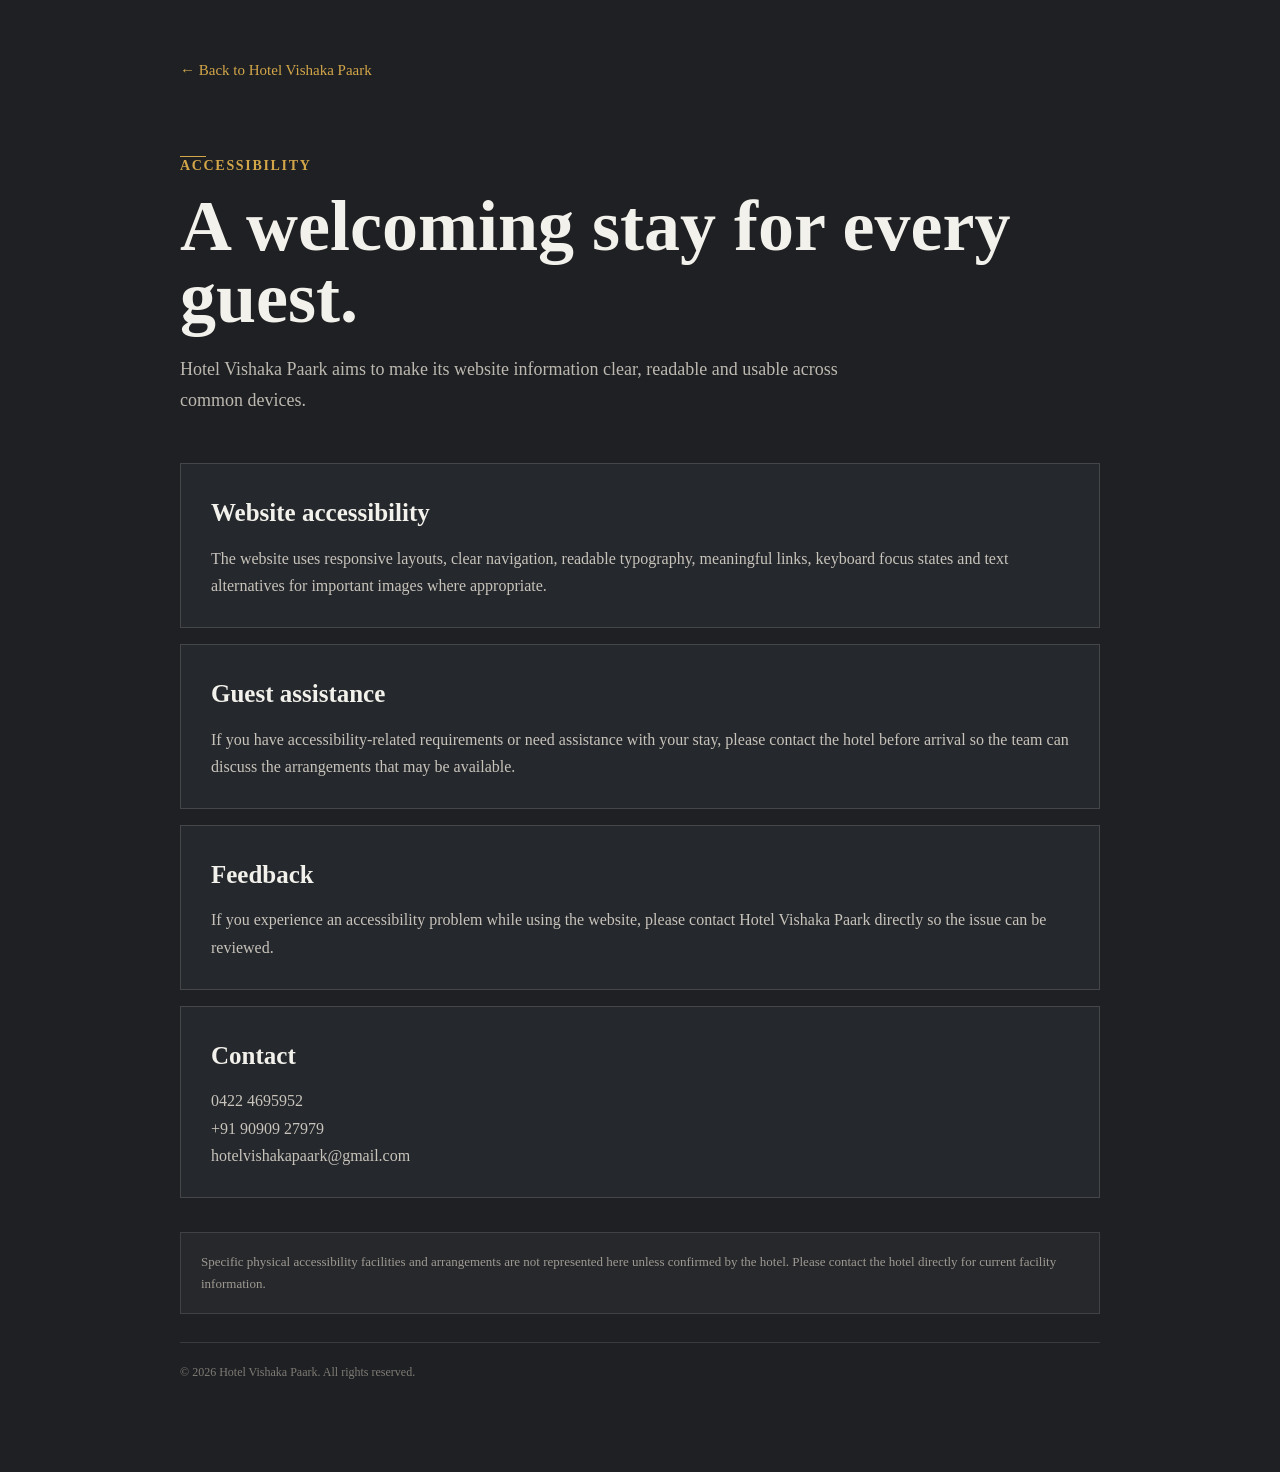
<file: accessibility.html>
<!doctype html>
<html lang="en"><head><meta charset="utf-8"><meta name="viewport" content="width=device-width, initial-scale=1"><title>Accessibility | Hotel Vishaka Paark</title><meta name="description" content="Accessibility information for Hotel Vishaka Paark website visitors and guests."><link rel="stylesheet" href="styles.css"></head>
<body><main class="footer-page"><div class="container footer-page-inner"><a class="footer-page-back" href="index.html">← Back to Hotel Vishaka Paark</a><span class="eyebrow">Accessibility</span><h1>A welcoming stay for every guest.</h1><p class="footer-page-intro">Hotel Vishaka Paark aims to make its website information clear, readable and usable across common devices.</p><div class="footer-page-list"><article><h2>Website accessibility</h2><p>The website uses responsive layouts, clear navigation, readable typography, meaningful links, keyboard focus states and text alternatives for important images where appropriate.</p></article><article><h2>Guest assistance</h2><p>If you have accessibility-related requirements or need assistance with your stay, please contact the hotel before arrival so the team can discuss the arrangements that may be available.</p></article><article><h2>Feedback</h2><p>If you experience an accessibility problem while using the website, please contact Hotel Vishaka Paark directly so the issue can be reviewed.</p></article><article><h2>Contact</h2><p>0422 4695952<br>+91 90909 27979<br>hotelvishakapaark@gmail.com</p></article></div><div class="footer-page-disclaimer">Specific physical accessibility facilities and arrangements are not represented here unless confirmed by the hotel. Please contact the hotel directly for current facility information.</div><div class="footer-page-copyright">© <span data-current-year>2026</span> Hotel Vishaka Paark. All rights reserved.</div></div></main><script>document.querySelectorAll('[data-current-year]').forEach(function(el){el.textContent=new Date().getFullYear();});</script></body></html>
</file>
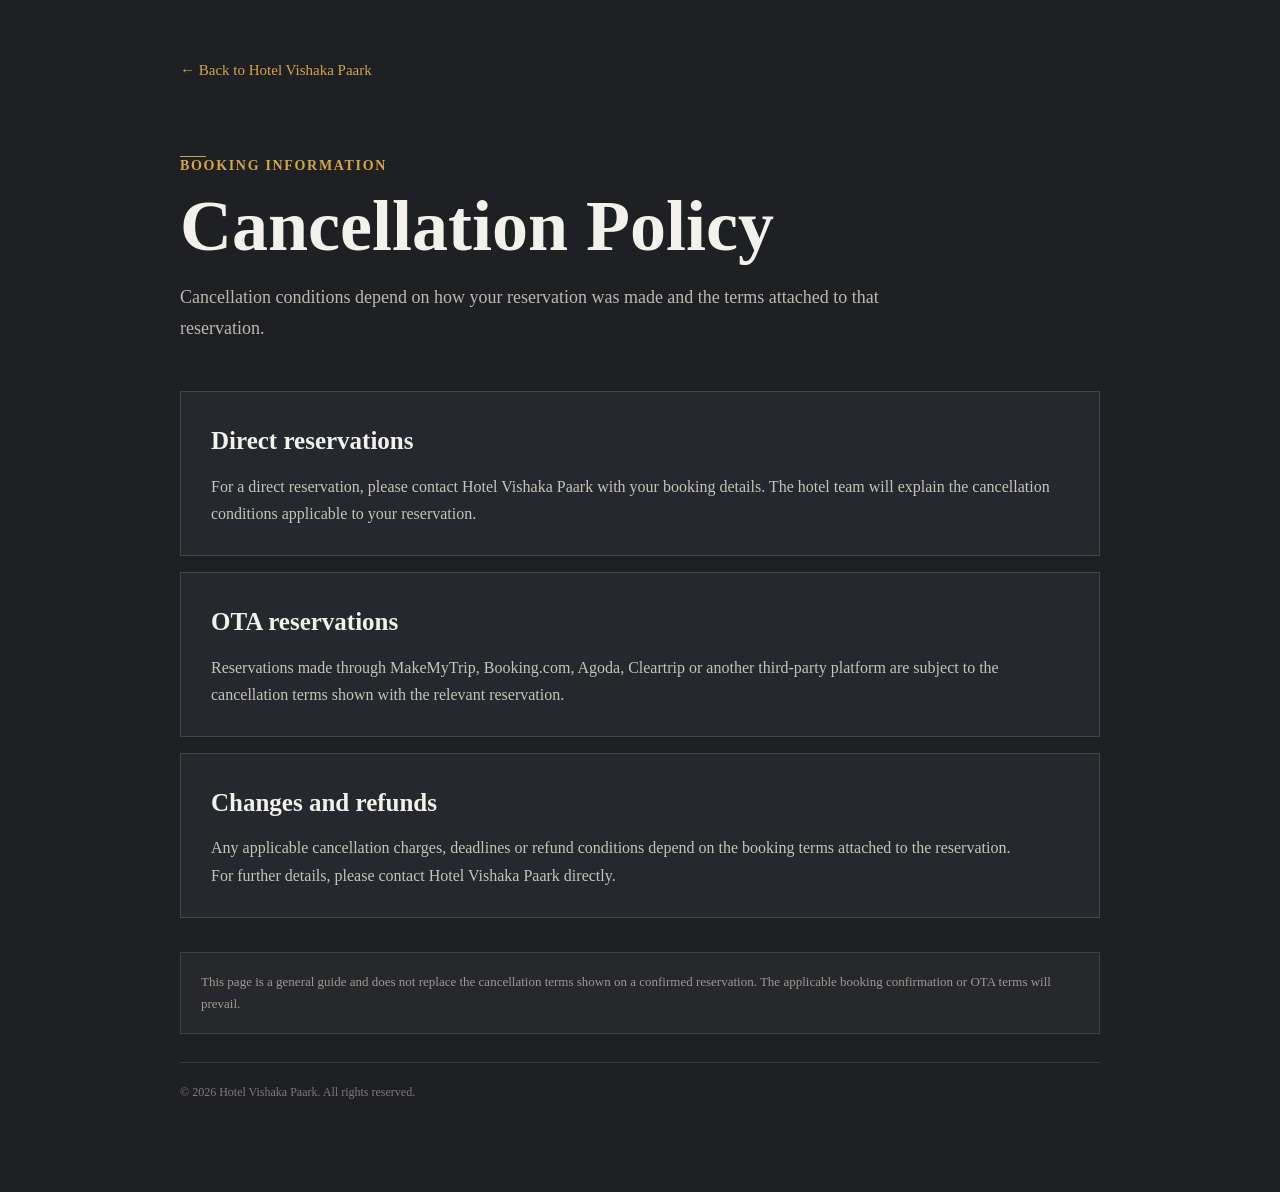
<file: cancellation-policy.html>
<!doctype html>
<html lang="en"><head><meta charset="utf-8"><meta name="viewport" content="width=device-width, initial-scale=1"><title>Cancellation Policy | Hotel Vishaka Paark</title><meta name="description" content="Cancellation information for Hotel Vishaka Paark reservations."><link rel="stylesheet" href="styles.css"></head>
<body><main class="footer-page"><div class="container footer-page-inner"><a class="footer-page-back" href="index.html">← Back to Hotel Vishaka Paark</a><span class="eyebrow">Booking Information</span><h1>Cancellation Policy</h1><p class="footer-page-intro">Cancellation conditions depend on how your reservation was made and the terms attached to that reservation.</p><div class="footer-page-list"><article><h2>Direct reservations</h2><p>For a direct reservation, please contact Hotel Vishaka Paark with your booking details. The hotel team will explain the cancellation conditions applicable to your reservation.</p></article><article><h2>OTA reservations</h2><p>Reservations made through MakeMyTrip, Booking.com, Agoda, Cleartrip or another third-party platform are subject to the cancellation terms shown with the relevant reservation.</p></article><article><h2>Changes and refunds</h2><p>Any applicable cancellation charges, deadlines or refund conditions depend on the booking terms attached to the reservation.</p><p class="footer-page-note">For further details, please contact Hotel Vishaka Paark directly.</p></article></div><div class="footer-page-disclaimer">This page is a general guide and does not replace the cancellation terms shown on a confirmed reservation. The applicable booking confirmation or OTA terms will prevail.</div><div class="footer-page-copyright">© <span data-current-year>2026</span> Hotel Vishaka Paark. All rights reserved.</div></div></main><script>document.querySelectorAll('[data-current-year]').forEach(function(el){el.textContent=new Date().getFullYear();});</script></body></html>
</file>
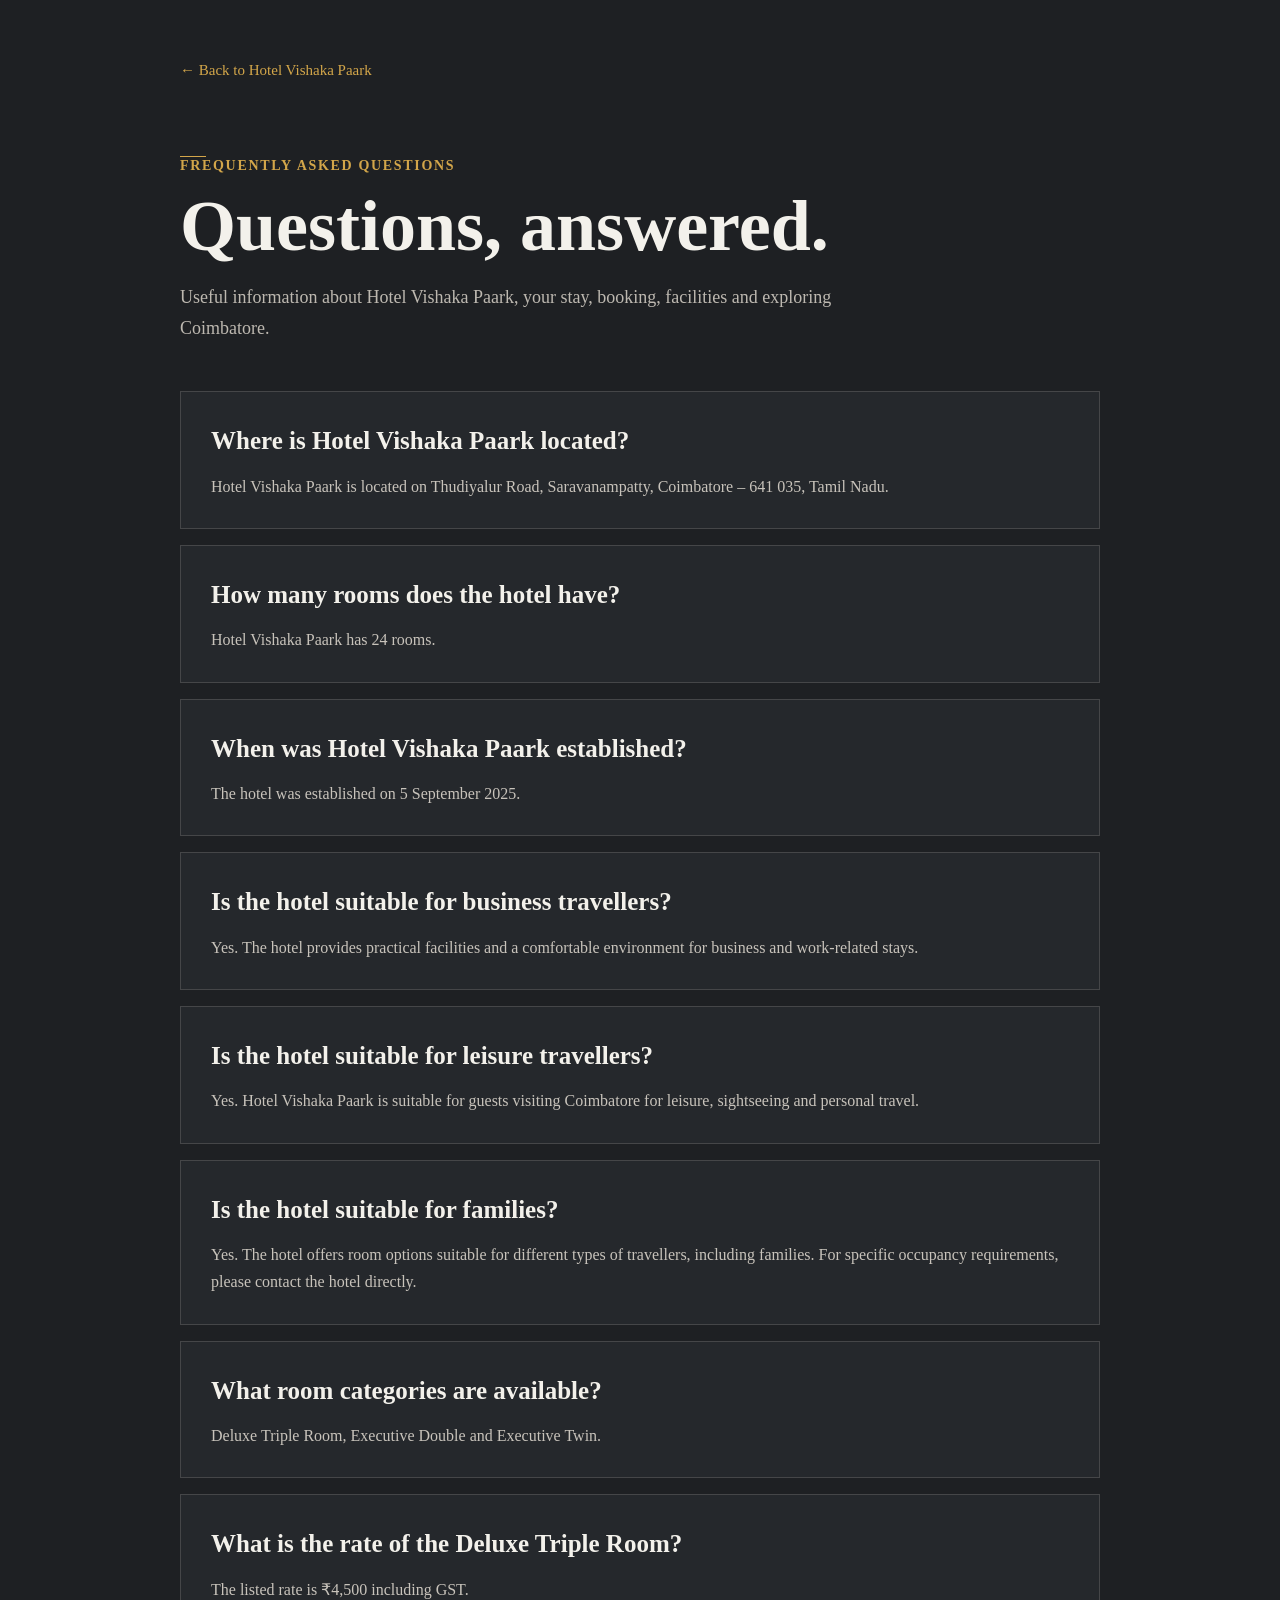
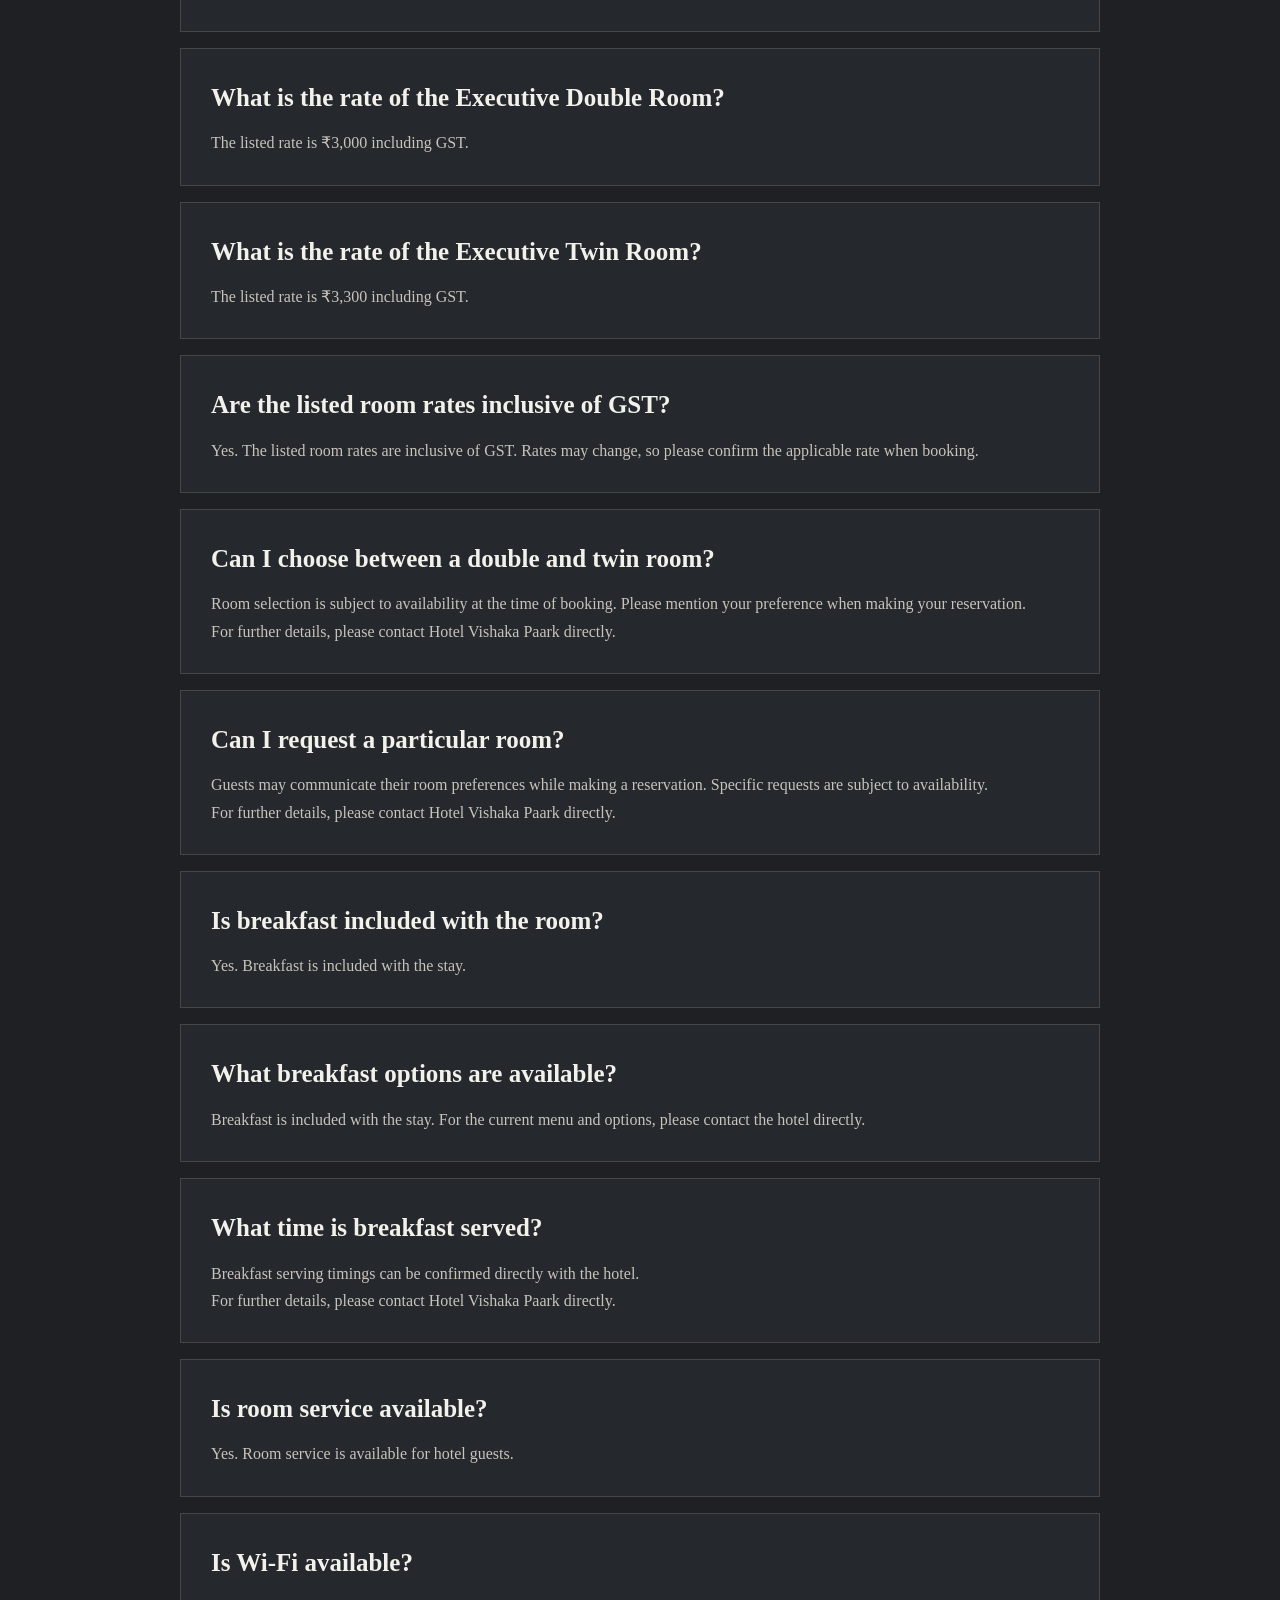
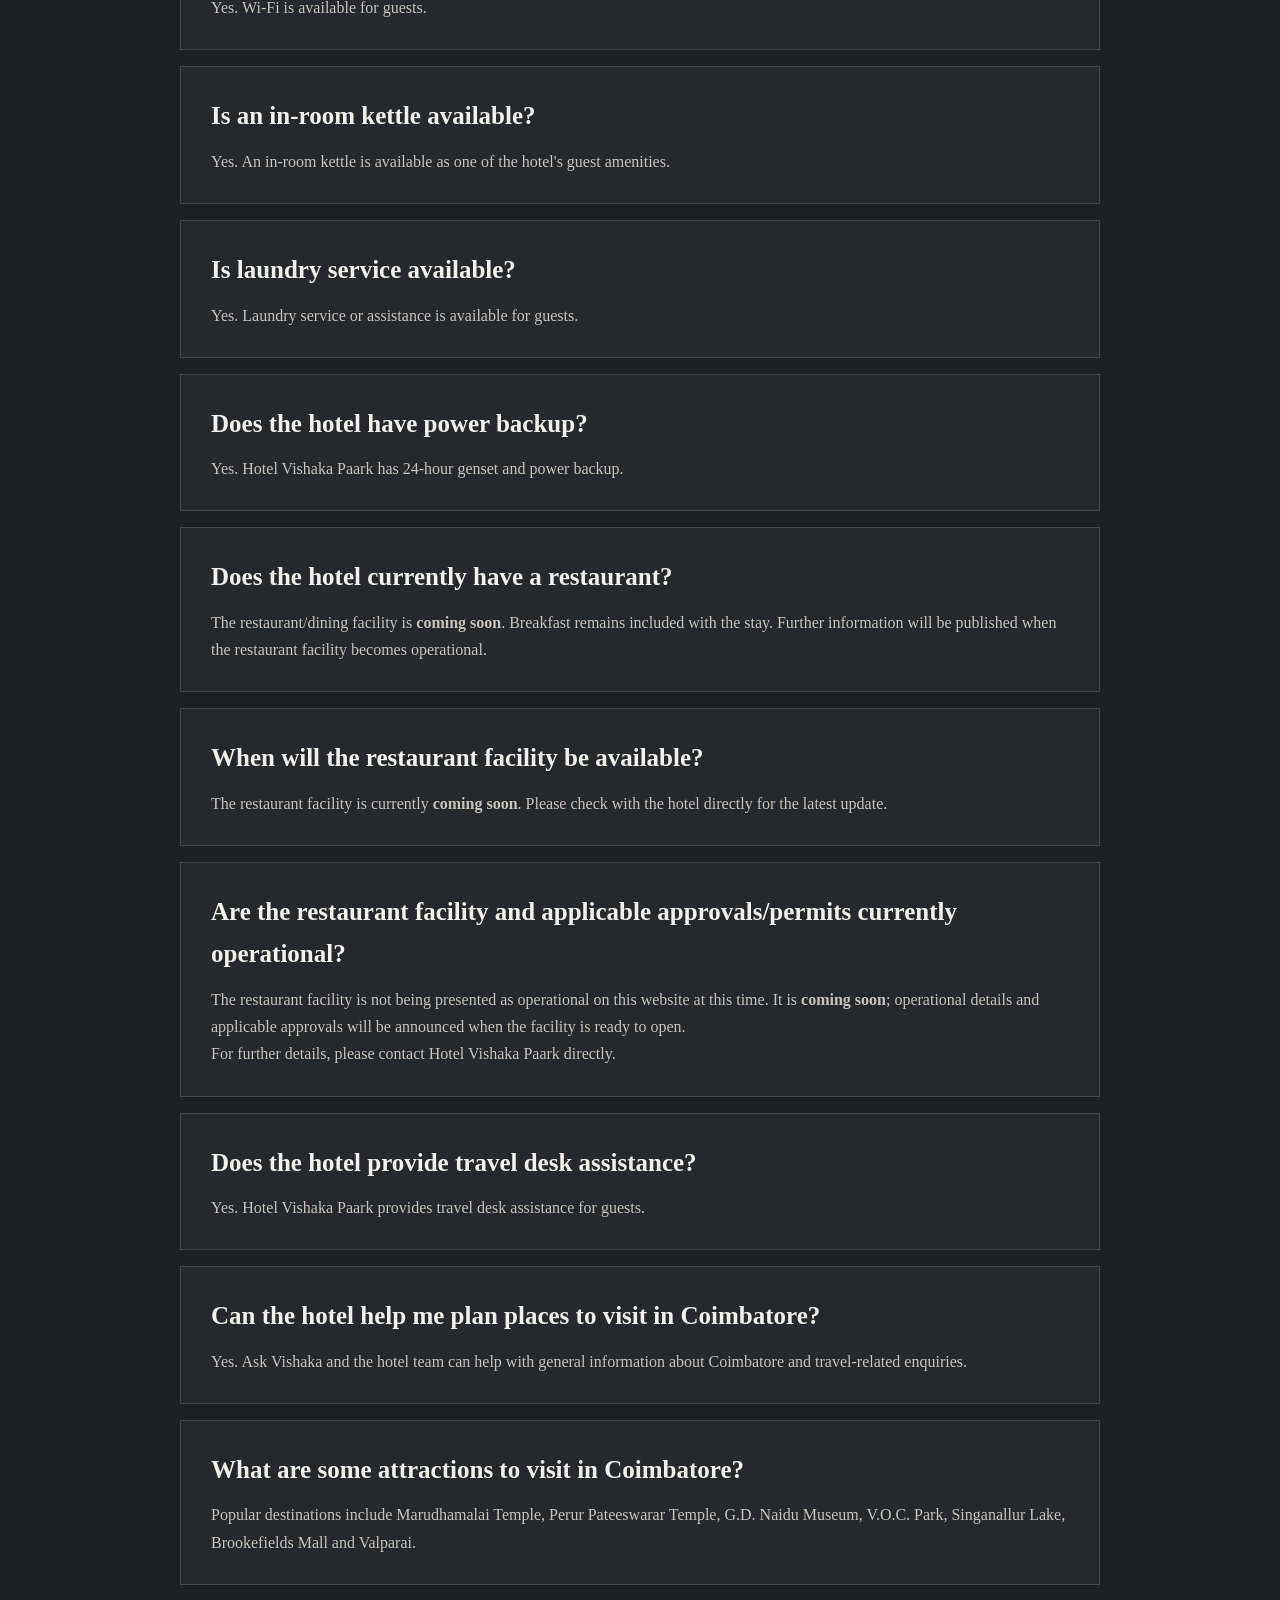
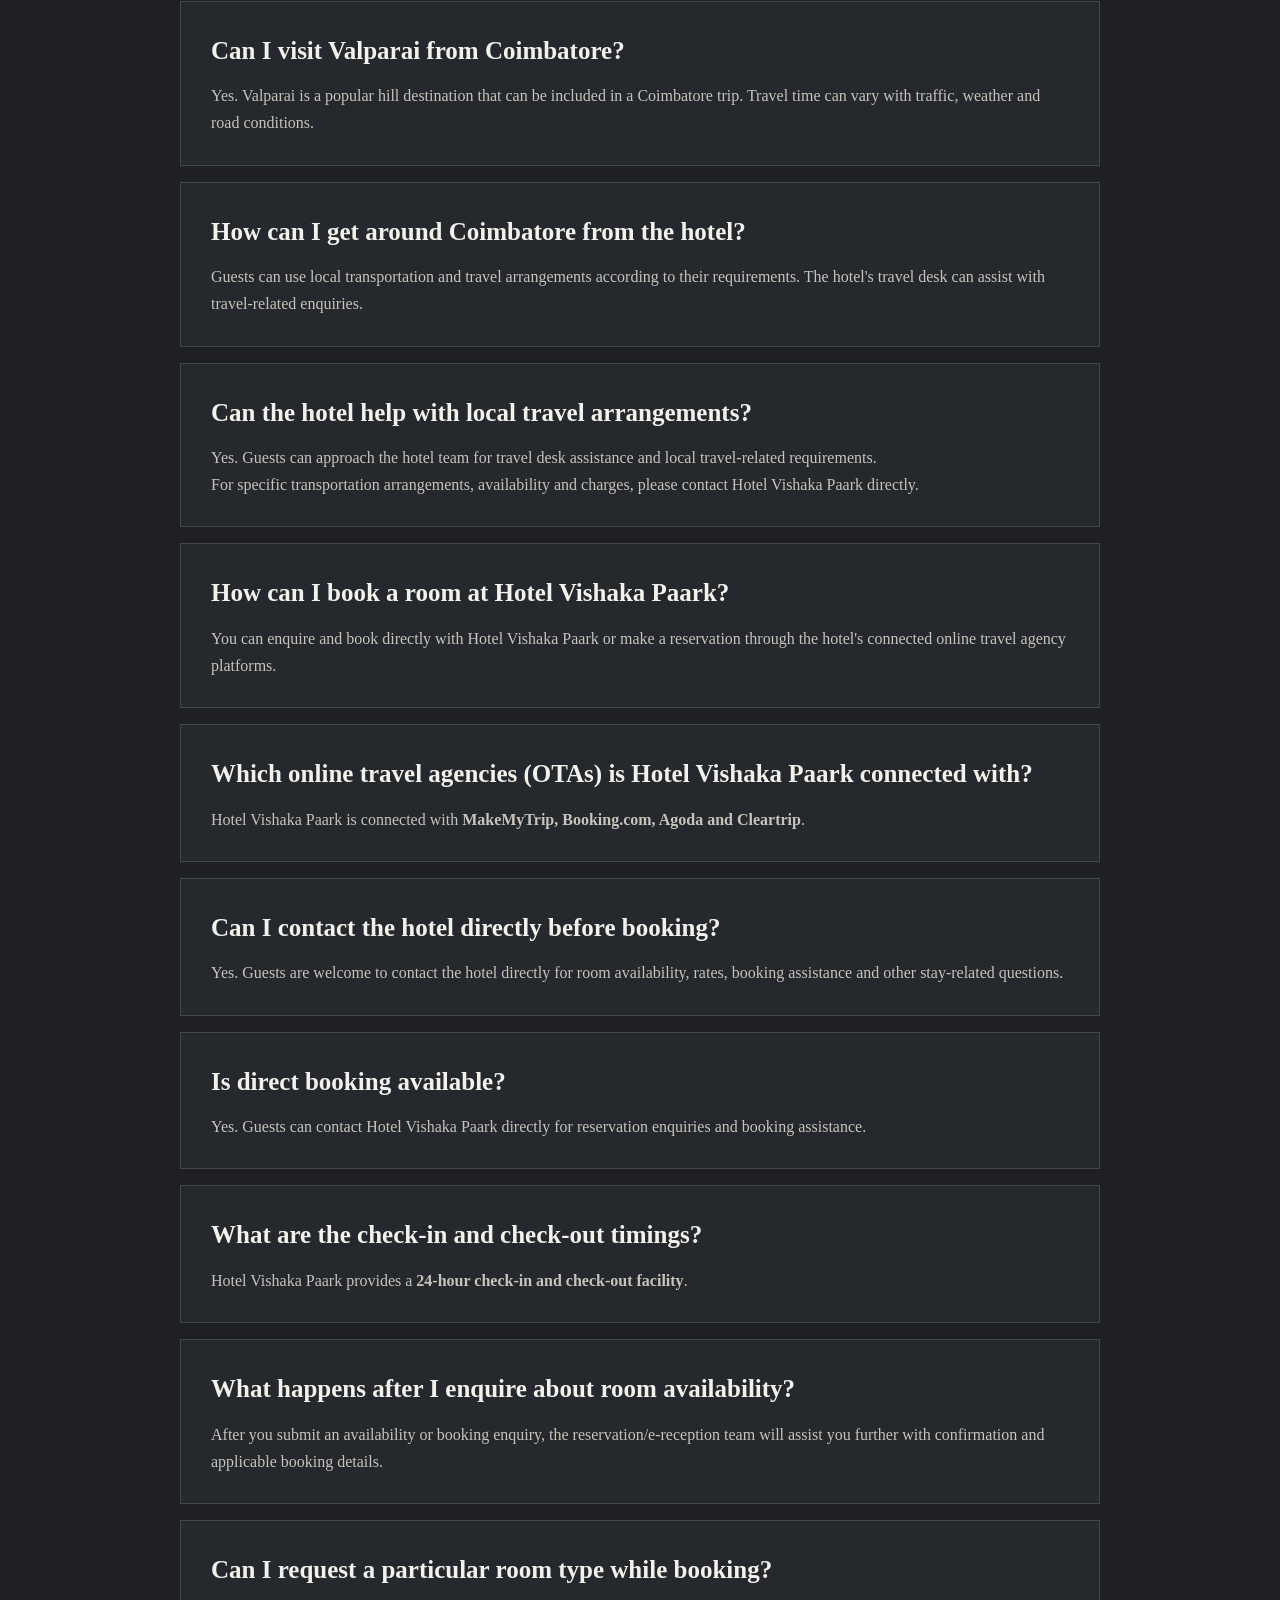
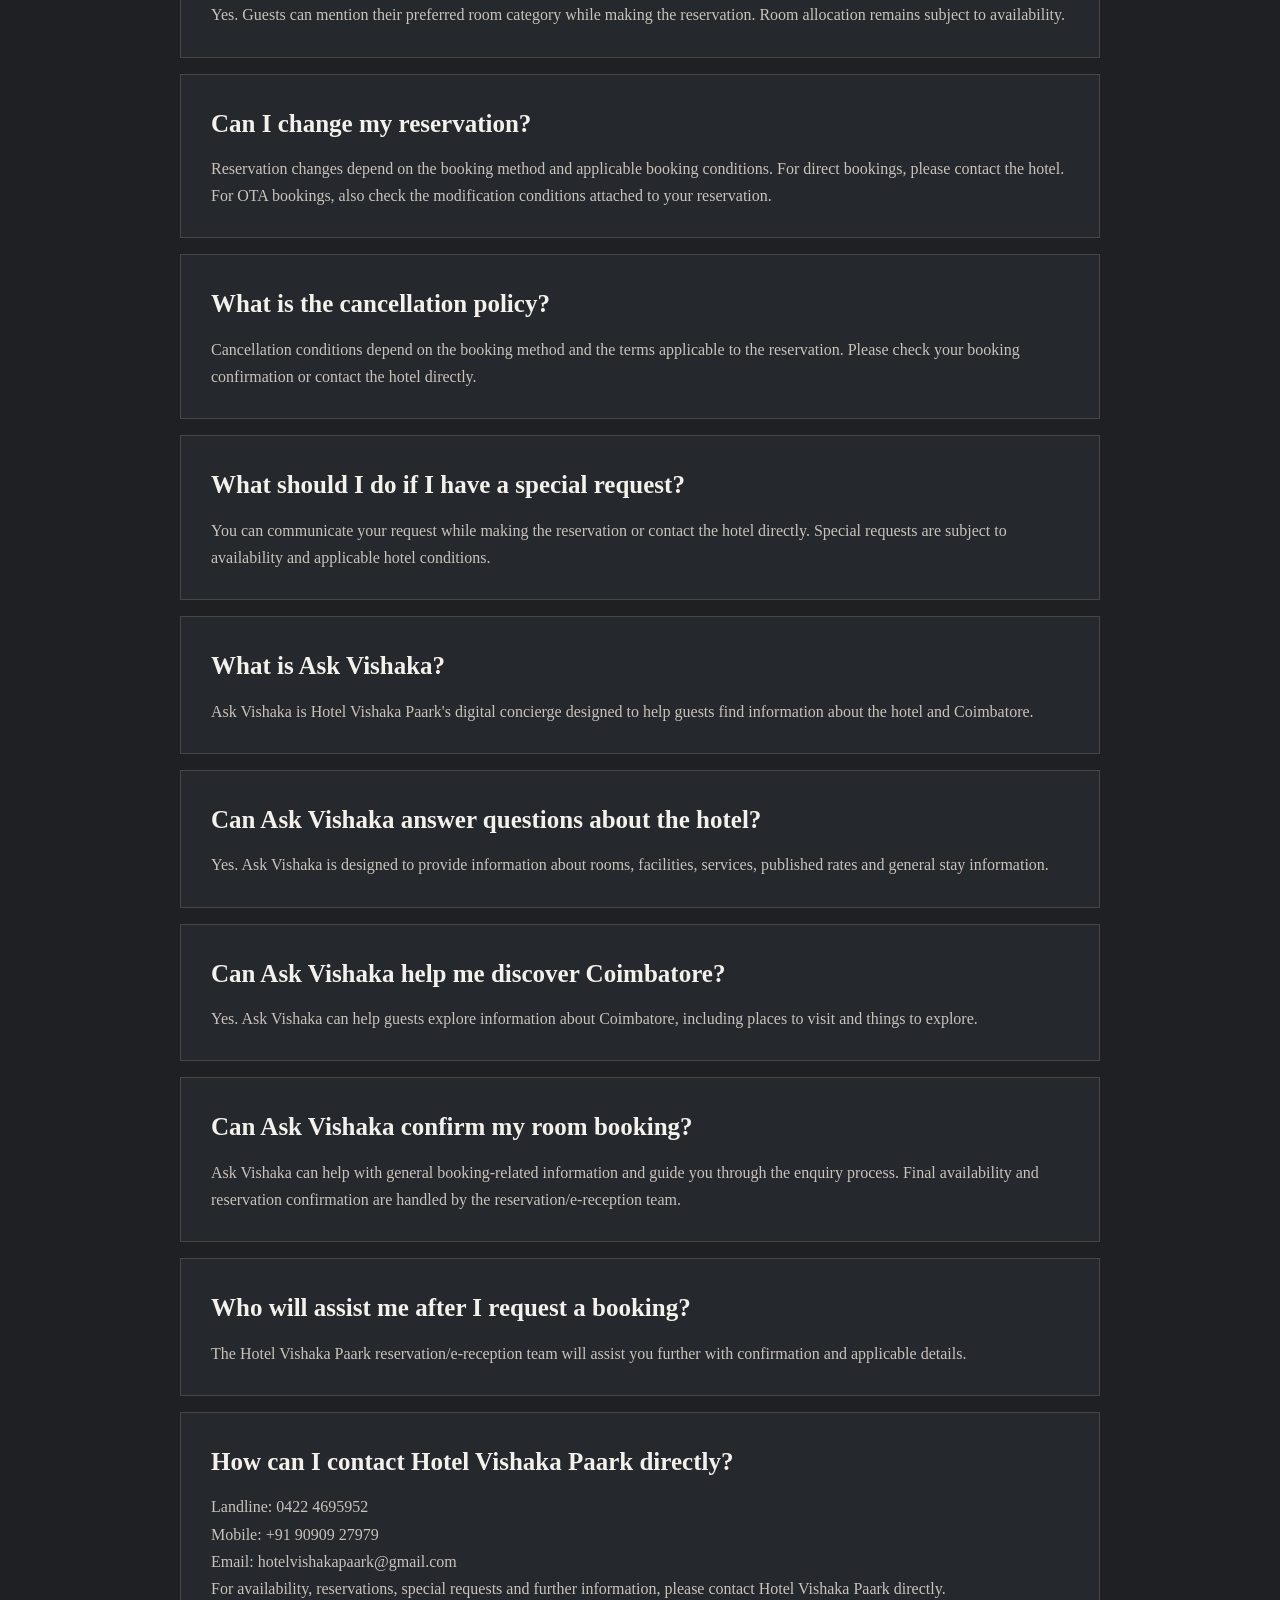
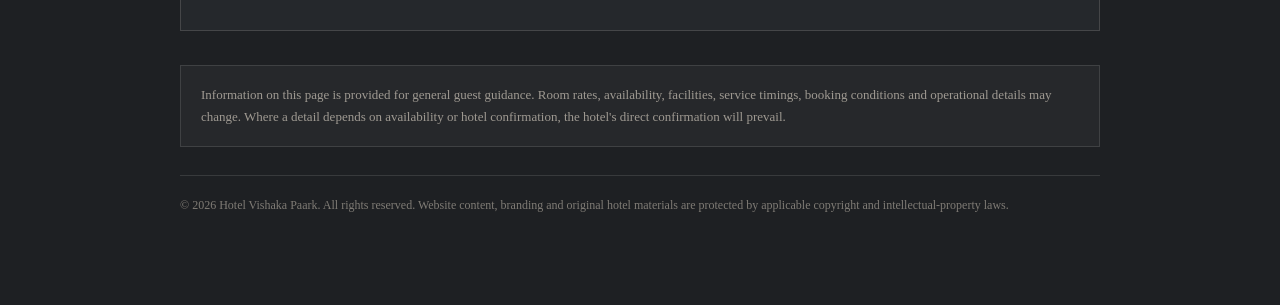
<file: faq.html>
<!doctype html>
<html lang="en">
<head>
  <meta charset="utf-8">
  <meta name="viewport" content="width=device-width, initial-scale=1">
  <title>FAQ | Hotel Vishaka Paark</title>
  <meta name="description" content="Frequently asked questions about rooms, rates, facilities, booking, Coimbatore and Hotel Vishaka Paark.">
  <link rel="stylesheet" href="styles.css">
</head>
<body>
  <main class="footer-page">
    <div class="container footer-page-inner">
      <a class="footer-page-back" href="index.html">← Back to Hotel Vishaka Paark</a>
      <span class="eyebrow">Frequently Asked Questions</span>
      <h1>Questions, answered.</h1>
      <p class="footer-page-intro">Useful information about Hotel Vishaka Paark, your stay, booking, facilities and exploring Coimbatore.</p>

      <div class="footer-page-list">
        <article><h2>Where is Hotel Vishaka Paark located?</h2><p>Hotel Vishaka Paark is located on Thudiyalur Road, Saravanampatty, Coimbatore – 641 035, Tamil Nadu.</p></article>
        <article><h2>How many rooms does the hotel have?</h2><p>Hotel Vishaka Paark has 24 rooms.</p></article>
        <article><h2>When was Hotel Vishaka Paark established?</h2><p>The hotel was established on 5 September 2025.</p></article>
        <article><h2>Is the hotel suitable for business travellers?</h2><p>Yes. The hotel provides practical facilities and a comfortable environment for business and work-related stays.</p></article>
        <article><h2>Is the hotel suitable for leisure travellers?</h2><p>Yes. Hotel Vishaka Paark is suitable for guests visiting Coimbatore for leisure, sightseeing and personal travel.</p></article>
        <article><h2>Is the hotel suitable for families?</h2><p>Yes. The hotel offers room options suitable for different types of travellers, including families. For specific occupancy requirements, please contact the hotel directly.</p></article>
        <article><h2>What room categories are available?</h2><p>Deluxe Triple Room, Executive Double and Executive Twin.</p></article>
        <article><h2>What is the rate of the Deluxe Triple Room?</h2><p>The listed rate is ₹4,500 including GST.</p></article>
        <article><h2>What is the rate of the Executive Double Room?</h2><p>The listed rate is ₹3,000 including GST.</p></article>
        <article><h2>What is the rate of the Executive Twin Room?</h2><p>The listed rate is ₹3,300 including GST.</p></article>
        <article><h2>Are the listed room rates inclusive of GST?</h2><p>Yes. The listed room rates are inclusive of GST. Rates may change, so please confirm the applicable rate when booking.</p></article>
        <article><h2>Can I choose between a double and twin room?</h2><p>Room selection is subject to availability at the time of booking. Please mention your preference when making your reservation.</p><p class="footer-page-note">For further details, please contact Hotel Vishaka Paark directly.</p></article>
        <article><h2>Can I request a particular room?</h2><p>Guests may communicate their room preferences while making a reservation. Specific requests are subject to availability.</p><p class="footer-page-note">For further details, please contact Hotel Vishaka Paark directly.</p></article>
        <article><h2>Is breakfast included with the room?</h2><p>Yes. Breakfast is included with the stay.</p></article>
        <article><h2>What breakfast options are available?</h2><p>Breakfast is included with the stay. For the current menu and options, please contact the hotel directly.</p></article>
        <article><h2>What time is breakfast served?</h2><p>Breakfast serving timings can be confirmed directly with the hotel.</p><p class="footer-page-note">For further details, please contact Hotel Vishaka Paark directly.</p></article>
        <article><h2>Is room service available?</h2><p>Yes. Room service is available for hotel guests.</p></article>
        <article><h2>Is Wi-Fi available?</h2><p>Yes. Wi-Fi is available for guests.</p></article>
        <article><h2>Is an in-room kettle available?</h2><p>Yes. An in-room kettle is available as one of the hotel's guest amenities.</p></article>
        <article><h2>Is laundry service available?</h2><p>Yes. Laundry service or assistance is available for guests.</p></article>
        <article><h2>Does the hotel have power backup?</h2><p>Yes. Hotel Vishaka Paark has 24-hour genset and power backup.</p></article>
        <article><h2>Does the hotel currently have a restaurant?</h2><p>The restaurant/dining facility is <strong>coming soon</strong>. Breakfast remains included with the stay. Further information will be published when the restaurant facility becomes operational.</p></article>
        <article><h2>When will the restaurant facility be available?</h2><p>The restaurant facility is currently <strong>coming soon</strong>. Please check with the hotel directly for the latest update.</p></article>
        <article><h2>Are the restaurant facility and applicable approvals/permits currently operational?</h2><p>The restaurant facility is not being presented as operational on this website at this time. It is <strong>coming soon</strong>; operational details and applicable approvals will be announced when the facility is ready to open.</p><p class="footer-page-note">For further details, please contact Hotel Vishaka Paark directly.</p></article>
        <article><h2>Does the hotel provide travel desk assistance?</h2><p>Yes. Hotel Vishaka Paark provides travel desk assistance for guests.</p></article>
        <article><h2>Can the hotel help me plan places to visit in Coimbatore?</h2><p>Yes. Ask Vishaka and the hotel team can help with general information about Coimbatore and travel-related enquiries.</p></article>
        <article><h2>What are some attractions to visit in Coimbatore?</h2><p>Popular destinations include Marudhamalai Temple, Perur Pateeswarar Temple, G.D. Naidu Museum, V.O.C. Park, Singanallur Lake, Brookefields Mall and Valparai.</p></article>
        <article><h2>Can I visit Valparai from Coimbatore?</h2><p>Yes. Valparai is a popular hill destination that can be included in a Coimbatore trip. Travel time can vary with traffic, weather and road conditions.</p></article>
        <article><h2>How can I get around Coimbatore from the hotel?</h2><p>Guests can use local transportation and travel arrangements according to their requirements. The hotel's travel desk can assist with travel-related enquiries.</p></article>
        <article><h2>Can the hotel help with local travel arrangements?</h2><p>Yes. Guests can approach the hotel team for travel desk assistance and local travel-related requirements.</p><p class="footer-page-note">For specific transportation arrangements, availability and charges, please contact Hotel Vishaka Paark directly.</p></article>
        <article><h2>How can I book a room at Hotel Vishaka Paark?</h2><p>You can enquire and book directly with Hotel Vishaka Paark or make a reservation through the hotel's connected online travel agency platforms.</p></article>
        <article><h2>Which online travel agencies (OTAs) is Hotel Vishaka Paark connected with?</h2><p>Hotel Vishaka Paark is connected with <strong>MakeMyTrip, Booking.com, Agoda and Cleartrip</strong>.</p></article>
        <article><h2>Can I contact the hotel directly before booking?</h2><p>Yes. Guests are welcome to contact the hotel directly for room availability, rates, booking assistance and other stay-related questions.</p></article>
        <article><h2>Is direct booking available?</h2><p>Yes. Guests can contact Hotel Vishaka Paark directly for reservation enquiries and booking assistance.</p></article>
        <article><h2>What are the check-in and check-out timings?</h2><p>Hotel Vishaka Paark provides a <strong>24-hour check-in and check-out facility</strong>.</p></article>
        <article><h2>What happens after I enquire about room availability?</h2><p>After you submit an availability or booking enquiry, the reservation/e-reception team will assist you further with confirmation and applicable booking details.</p></article>
        <article><h2>Can I request a particular room type while booking?</h2><p>Yes. Guests can mention their preferred room category while making the reservation. Room allocation remains subject to availability.</p></article>
        <article><h2>Can I change my reservation?</h2><p>Reservation changes depend on the booking method and applicable booking conditions. For direct bookings, please contact the hotel. For OTA bookings, also check the modification conditions attached to your reservation.</p></article>
        <article><h2>What is the cancellation policy?</h2><p>Cancellation conditions depend on the booking method and the terms applicable to the reservation. Please check your booking confirmation or contact the hotel directly.</p></article>
        <article><h2>What should I do if I have a special request?</h2><p>You can communicate your request while making the reservation or contact the hotel directly. Special requests are subject to availability and applicable hotel conditions.</p></article>
        <article><h2>What is Ask Vishaka?</h2><p>Ask Vishaka is Hotel Vishaka Paark's digital concierge designed to help guests find information about the hotel and Coimbatore.</p></article>
        <article><h2>Can Ask Vishaka answer questions about the hotel?</h2><p>Yes. Ask Vishaka is designed to provide information about rooms, facilities, services, published rates and general stay information.</p></article>
        <article><h2>Can Ask Vishaka help me discover Coimbatore?</h2><p>Yes. Ask Vishaka can help guests explore information about Coimbatore, including places to visit and things to explore.</p></article>
        <article><h2>Can Ask Vishaka confirm my room booking?</h2><p>Ask Vishaka can help with general booking-related information and guide you through the enquiry process. Final availability and reservation confirmation are handled by the reservation/e-reception team.</p></article>
        <article><h2>Who will assist me after I request a booking?</h2><p>The Hotel Vishaka Paark reservation/e-reception team will assist you further with confirmation and applicable details.</p></article>
        <article><h2>How can I contact Hotel Vishaka Paark directly?</h2><p>Landline: 0422 4695952<br>Mobile: +91 90909 27979<br>Email: hotelvishakapaark@gmail.com</p><p class="footer-page-note">For availability, reservations, special requests and further information, please contact Hotel Vishaka Paark directly.</p></article>
      </div>

      <div class="footer-page-disclaimer">Information on this page is provided for general guest guidance. Room rates, availability, facilities, service timings, booking conditions and operational details may change. Where a detail depends on availability or hotel confirmation, the hotel's direct confirmation will prevail.</div>
      <div class="footer-page-copyright">© <span data-current-year>2026</span> Hotel Vishaka Paark. All rights reserved. Website content, branding and original hotel materials are protected by applicable copyright and intellectual-property laws.</div>
    </div>
  </main>
  <script>document.querySelectorAll('[data-current-year]').forEach(function(el){el.textContent=new Date().getFullYear();});</script>
</body>
</html>
</file>
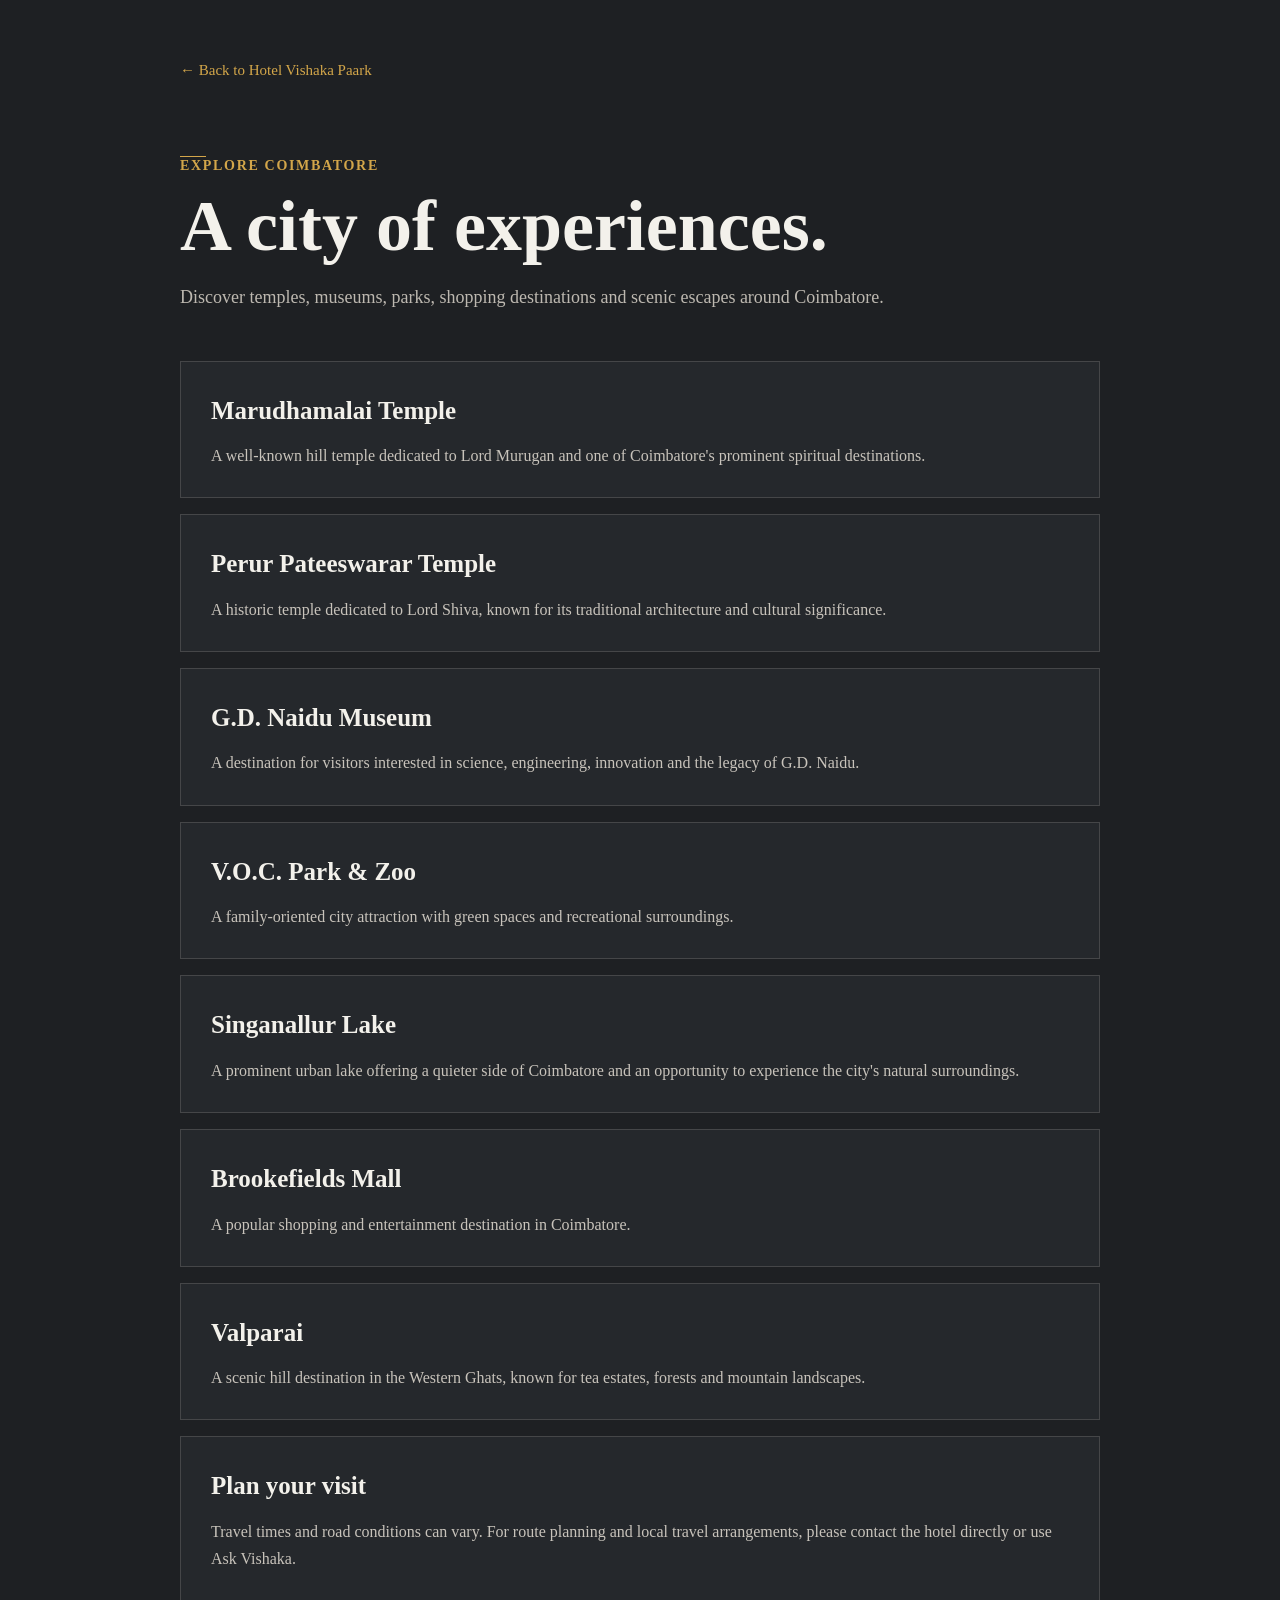
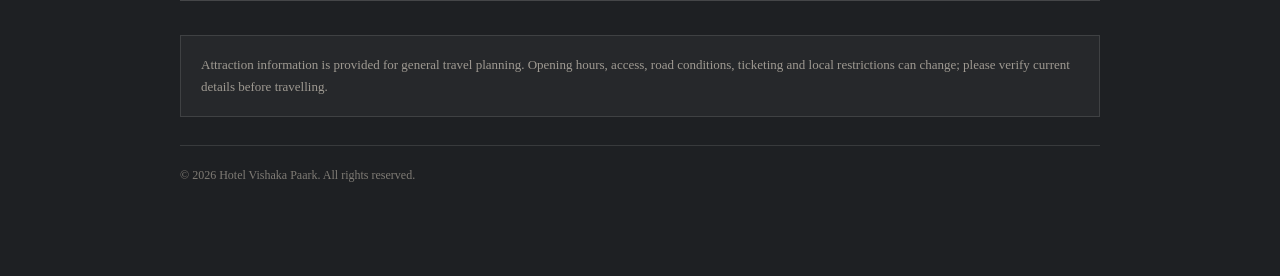
<file: local-attractions.html>
<!doctype html>
<html lang="en"><head><meta charset="utf-8"><meta name="viewport" content="width=device-width, initial-scale=1"><title>Local Attractions | Hotel Vishaka Paark</title><meta name="description" content="Explore attractions and places to visit in Coimbatore from Hotel Vishaka Paark."><link rel="stylesheet" href="styles.css"></head>
<body><main class="footer-page"><div class="container footer-page-inner"><a class="footer-page-back" href="index.html">← Back to Hotel Vishaka Paark</a><span class="eyebrow">Explore Coimbatore</span><h1>A city of experiences.</h1><p class="footer-page-intro">Discover temples, museums, parks, shopping destinations and scenic escapes around Coimbatore.</p><div class="footer-page-list"><article><h2>Marudhamalai Temple</h2><p>A well-known hill temple dedicated to Lord Murugan and one of Coimbatore's prominent spiritual destinations.</p></article><article><h2>Perur Pateeswarar Temple</h2><p>A historic temple dedicated to Lord Shiva, known for its traditional architecture and cultural significance.</p></article><article><h2>G.D. Naidu Museum</h2><p>A destination for visitors interested in science, engineering, innovation and the legacy of G.D. Naidu.</p></article><article><h2>V.O.C. Park &amp; Zoo</h2><p>A family-oriented city attraction with green spaces and recreational surroundings.</p></article><article><h2>Singanallur Lake</h2><p>A prominent urban lake offering a quieter side of Coimbatore and an opportunity to experience the city's natural surroundings.</p></article><article><h2>Brookefields Mall</h2><p>A popular shopping and entertainment destination in Coimbatore.</p></article><article><h2>Valparai</h2><p>A scenic hill destination in the Western Ghats, known for tea estates, forests and mountain landscapes.</p></article><article><h2>Plan your visit</h2><p>Travel times and road conditions can vary. For route planning and local travel arrangements, please contact the hotel directly or use Ask Vishaka.</p></article></div><div class="footer-page-disclaimer">Attraction information is provided for general travel planning. Opening hours, access, road conditions, ticketing and local restrictions can change; please verify current details before travelling.</div><div class="footer-page-copyright">© <span data-current-year>2026</span> Hotel Vishaka Paark. All rights reserved.</div></div></main><script>document.querySelectorAll('[data-current-year]').forEach(function(el){el.textContent=new Date().getFullYear();});</script></body></html>
</file>
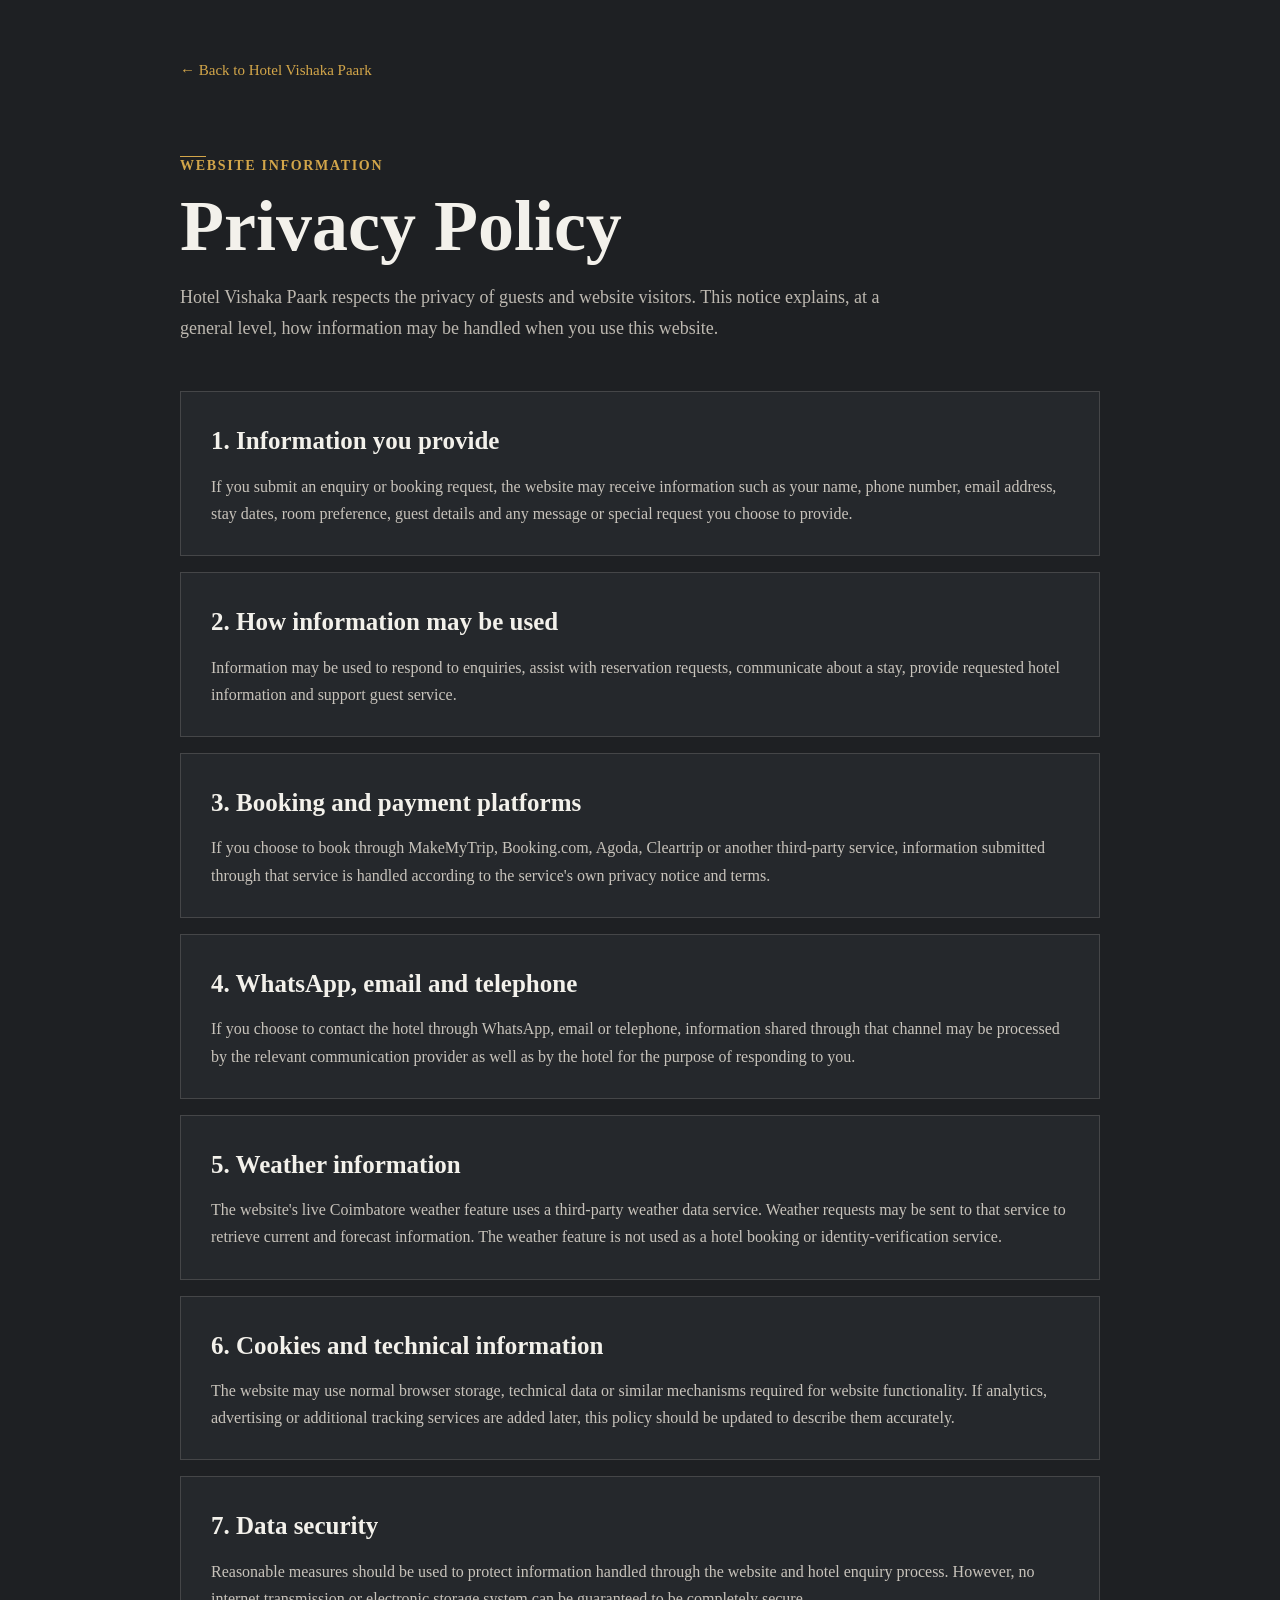
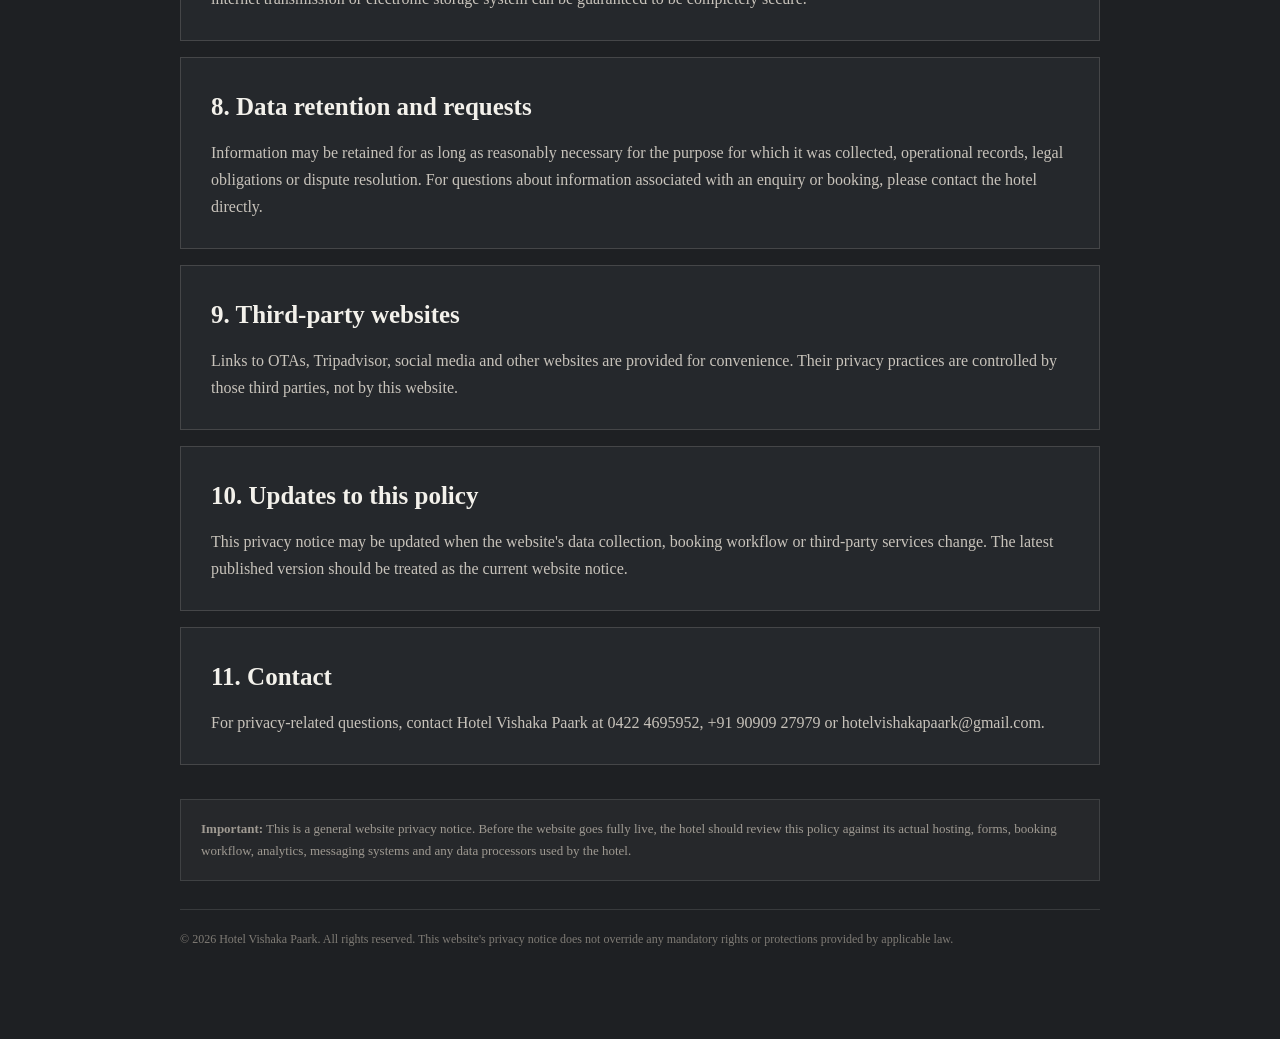
<file: privacy-policy.html>
<!doctype html>
<html lang="en">
<head>
  <meta charset="utf-8">
  <meta name="viewport" content="width=device-width, initial-scale=1">
  <title>Privacy Policy | Hotel Vishaka Paark</title>
  <meta name="description" content="Privacy policy for visitors and guests using the Hotel Vishaka Paark website.">
  <link rel="stylesheet" href="styles.css">
</head>
<body>
  <main class="footer-page">
    <div class="container footer-page-inner">
      <a class="footer-page-back" href="index.html">← Back to Hotel Vishaka Paark</a>
      <span class="eyebrow">Website Information</span>
      <h1>Privacy Policy</h1>
      <p class="footer-page-intro">Hotel Vishaka Paark respects the privacy of guests and website visitors. This notice explains, at a general level, how information may be handled when you use this website.</p>
      <div class="footer-page-list">
        <article><h2>1. Information you provide</h2><p>If you submit an enquiry or booking request, the website may receive information such as your name, phone number, email address, stay dates, room preference, guest details and any message or special request you choose to provide.</p></article>
        <article><h2>2. How information may be used</h2><p>Information may be used to respond to enquiries, assist with reservation requests, communicate about a stay, provide requested hotel information and support guest service.</p></article>
        <article><h2>3. Booking and payment platforms</h2><p>If you choose to book through MakeMyTrip, Booking.com, Agoda, Cleartrip or another third-party service, information submitted through that service is handled according to the service's own privacy notice and terms.</p></article>
        <article><h2>4. WhatsApp, email and telephone</h2><p>If you choose to contact the hotel through WhatsApp, email or telephone, information shared through that channel may be processed by the relevant communication provider as well as by the hotel for the purpose of responding to you.</p></article>
        <article><h2>5. Weather information</h2><p>The website's live Coimbatore weather feature uses a third-party weather data service. Weather requests may be sent to that service to retrieve current and forecast information. The weather feature is not used as a hotel booking or identity-verification service.</p></article>
        <article><h2>6. Cookies and technical information</h2><p>The website may use normal browser storage, technical data or similar mechanisms required for website functionality. If analytics, advertising or additional tracking services are added later, this policy should be updated to describe them accurately.</p></article>
        <article><h2>7. Data security</h2><p>Reasonable measures should be used to protect information handled through the website and hotel enquiry process. However, no internet transmission or electronic storage system can be guaranteed to be completely secure.</p></article>
        <article><h2>8. Data retention and requests</h2><p>Information may be retained for as long as reasonably necessary for the purpose for which it was collected, operational records, legal obligations or dispute resolution. For questions about information associated with an enquiry or booking, please contact the hotel directly.</p></article>
        <article><h2>9. Third-party websites</h2><p>Links to OTAs, Tripadvisor, social media and other websites are provided for convenience. Their privacy practices are controlled by those third parties, not by this website.</p></article>
        <article><h2>10. Updates to this policy</h2><p>This privacy notice may be updated when the website's data collection, booking workflow or third-party services change. The latest published version should be treated as the current website notice.</p></article>
        <article><h2>11. Contact</h2><p>For privacy-related questions, contact Hotel Vishaka Paark at 0422 4695952, +91 90909 27979 or hotelvishakapaark@gmail.com.</p></article>
      </div>
      <div class="footer-page-disclaimer"><strong>Important:</strong> This is a general website privacy notice. Before the website goes fully live, the hotel should review this policy against its actual hosting, forms, booking workflow, analytics, messaging systems and any data processors used by the hotel.</div>
      <div class="footer-page-copyright">© <span data-current-year>2026</span> Hotel Vishaka Paark. All rights reserved. This website's privacy notice does not override any mandatory rights or protections provided by applicable law.</div>
    </div>
  </main>
  <script>document.querySelectorAll('[data-current-year]').forEach(function(el){el.textContent=new Date().getFullYear();});</script>
</body>
</html>
</file>
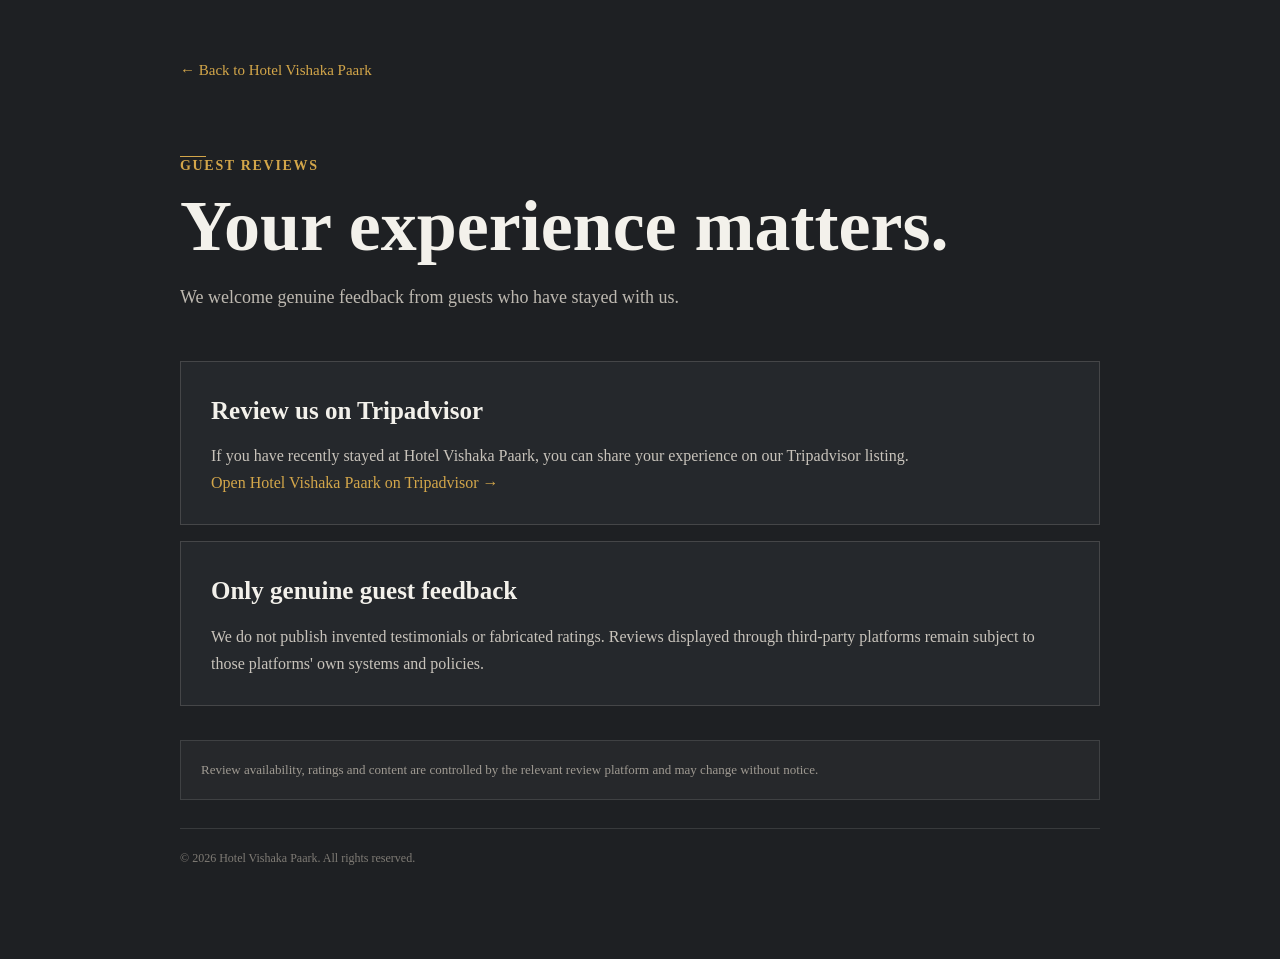
<file: reviews.html>
<!doctype html>
<html lang="en">
<head><meta charset="utf-8"><meta name="viewport" content="width=device-width, initial-scale=1"><title>Reviews | Hotel Vishaka Paark</title><meta name="description" content="Review Hotel Vishaka Paark on Tripadvisor."><link rel="stylesheet" href="styles.css"></head>
<body><main class="footer-page"><div class="container footer-page-inner"><a class="footer-page-back" href="index.html">← Back to Hotel Vishaka Paark</a><span class="eyebrow">Guest Reviews</span><h1>Your experience matters.</h1><p class="footer-page-intro">We welcome genuine feedback from guests who have stayed with us.</p><div class="footer-page-list"><article><h2>Review us on Tripadvisor</h2><p>If you have recently stayed at Hotel Vishaka Paark, you can share your experience on our Tripadvisor listing.</p><p><a href="https://www.tripadvisor.in/Hotel_Review-g297675-d33881770-Reviews-Hotel_Vishaka_Paark-Coimbatore_Coimbatore_District_Tamil_Nadu.html" target="_blank" rel="noopener noreferrer">Open Hotel Vishaka Paark on Tripadvisor →</a></p></article><article><h2>Only genuine guest feedback</h2><p>We do not publish invented testimonials or fabricated ratings. Reviews displayed through third-party platforms remain subject to those platforms' own systems and policies.</p></article></div><div class="footer-page-disclaimer">Review availability, ratings and content are controlled by the relevant review platform and may change without notice.</div><div class="footer-page-copyright">© <span data-current-year>2026</span> Hotel Vishaka Paark. All rights reserved.</div></div></main><script>document.querySelectorAll('[data-current-year]').forEach(function(el){el.textContent=new Date().getFullYear();});</script></body></html>
</file>
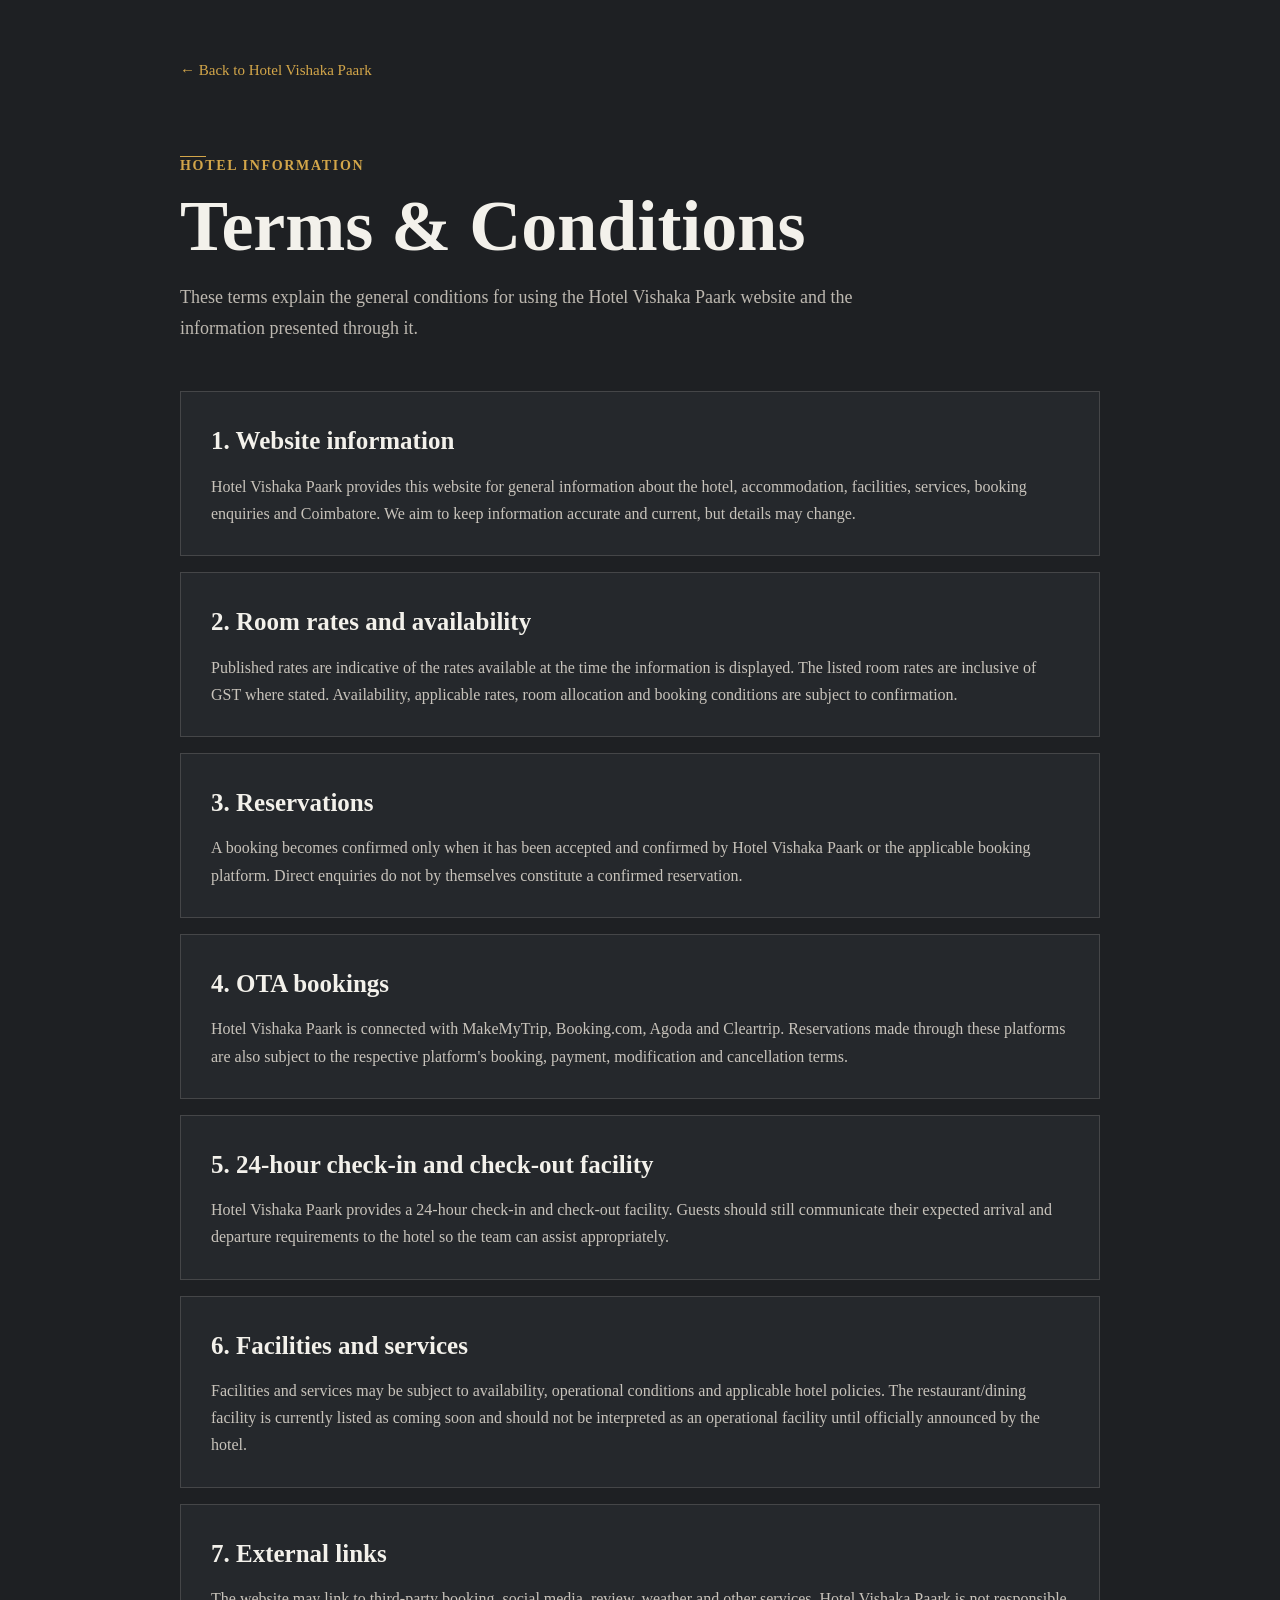
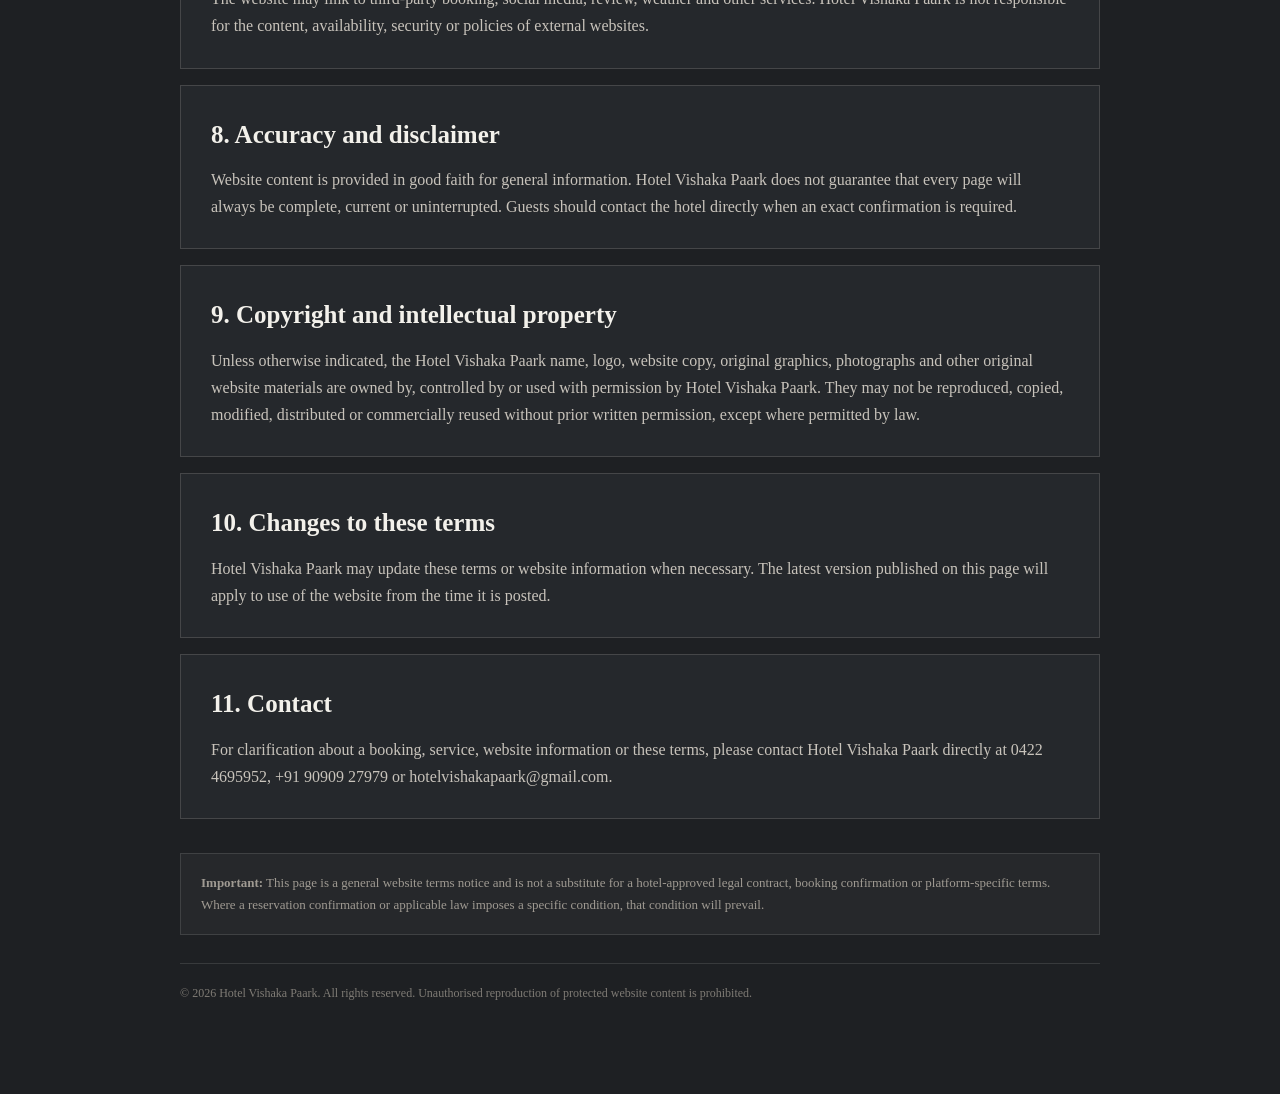
<file: terms-and-conditions.html>
<!doctype html>
<html lang="en">
<head>
  <meta charset="utf-8">
  <meta name="viewport" content="width=device-width, initial-scale=1">
  <title>Terms &amp; Conditions | Hotel Vishaka Paark</title>
  <meta name="description" content="Website terms and conditions for Hotel Vishaka Paark, Coimbatore.">
  <link rel="stylesheet" href="styles.css">
</head>
<body>
  <main class="footer-page">
    <div class="container footer-page-inner">
      <a class="footer-page-back" href="index.html">← Back to Hotel Vishaka Paark</a>
      <span class="eyebrow">Hotel Information</span>
      <h1>Terms &amp; Conditions</h1>
      <p class="footer-page-intro">These terms explain the general conditions for using the Hotel Vishaka Paark website and the information presented through it.</p>
      <div class="footer-page-list">
        <article><h2>1. Website information</h2><p>Hotel Vishaka Paark provides this website for general information about the hotel, accommodation, facilities, services, booking enquiries and Coimbatore. We aim to keep information accurate and current, but details may change.</p></article>
        <article><h2>2. Room rates and availability</h2><p>Published rates are indicative of the rates available at the time the information is displayed. The listed room rates are inclusive of GST where stated. Availability, applicable rates, room allocation and booking conditions are subject to confirmation.</p></article>
        <article><h2>3. Reservations</h2><p>A booking becomes confirmed only when it has been accepted and confirmed by Hotel Vishaka Paark or the applicable booking platform. Direct enquiries do not by themselves constitute a confirmed reservation.</p></article>
        <article><h2>4. OTA bookings</h2><p>Hotel Vishaka Paark is connected with MakeMyTrip, Booking.com, Agoda and Cleartrip. Reservations made through these platforms are also subject to the respective platform's booking, payment, modification and cancellation terms.</p></article>
        <article><h2>5. 24-hour check-in and check-out facility</h2><p>Hotel Vishaka Paark provides a 24-hour check-in and check-out facility. Guests should still communicate their expected arrival and departure requirements to the hotel so the team can assist appropriately.</p></article>
        <article><h2>6. Facilities and services</h2><p>Facilities and services may be subject to availability, operational conditions and applicable hotel policies. The restaurant/dining facility is currently listed as coming soon and should not be interpreted as an operational facility until officially announced by the hotel.</p></article>
        <article><h2>7. External links</h2><p>The website may link to third-party booking, social media, review, weather and other services. Hotel Vishaka Paark is not responsible for the content, availability, security or policies of external websites.</p></article>
        <article><h2>8. Accuracy and disclaimer</h2><p>Website content is provided in good faith for general information. Hotel Vishaka Paark does not guarantee that every page will always be complete, current or uninterrupted. Guests should contact the hotel directly when an exact confirmation is required.</p></article>
        <article><h2>9. Copyright and intellectual property</h2><p>Unless otherwise indicated, the Hotel Vishaka Paark name, logo, website copy, original graphics, photographs and other original website materials are owned by, controlled by or used with permission by Hotel Vishaka Paark. They may not be reproduced, copied, modified, distributed or commercially reused without prior written permission, except where permitted by law.</p></article>
        <article><h2>10. Changes to these terms</h2><p>Hotel Vishaka Paark may update these terms or website information when necessary. The latest version published on this page will apply to use of the website from the time it is posted.</p></article>
        <article><h2>11. Contact</h2><p>For clarification about a booking, service, website information or these terms, please contact Hotel Vishaka Paark directly at 0422 4695952, +91 90909 27979 or hotelvishakapaark@gmail.com.</p></article>
      </div>
      <div class="footer-page-disclaimer"><strong>Important:</strong> This page is a general website terms notice and is not a substitute for a hotel-approved legal contract, booking confirmation or platform-specific terms. Where a reservation confirmation or applicable law imposes a specific condition, that condition will prevail.</div>
      <div class="footer-page-copyright">© <span data-current-year>2026</span> Hotel Vishaka Paark. All rights reserved. Unauthorised reproduction of protected website content is prohibited.</div>
    </div>
  </main>
  <script>document.querySelectorAll('[data-current-year]').forEach(function(el){el.textContent=new Date().getFullYear();});</script>
</body>
</html>
</file>
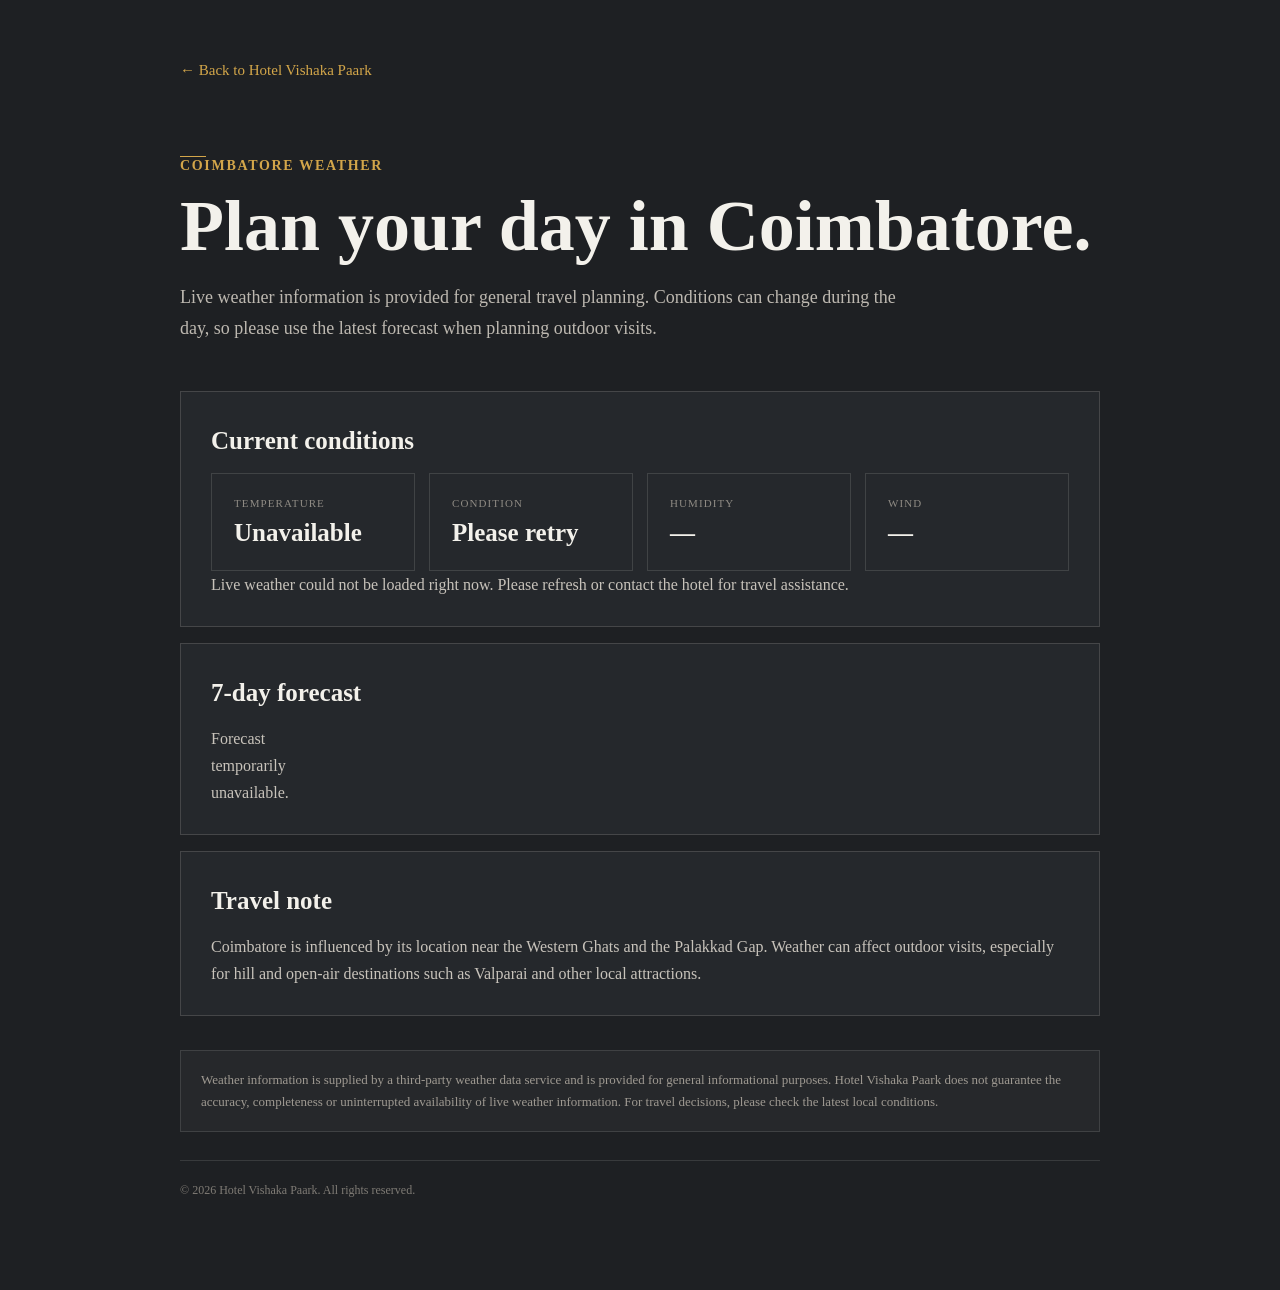
<file: weather.html>
<!doctype html>
<html lang="en">
<head>
  <meta charset="utf-8">
  <meta name="viewport" content="width=device-width, initial-scale=1">
  <title>Coimbatore Weather | Hotel Vishaka Paark</title>
  <meta name="description" content="Live Coimbatore weather and forecast information for guests of Hotel Vishaka Paark.">
  <link rel="stylesheet" href="styles.css">
</head>
<body>
  <main class="footer-page">
    <div class="container footer-page-inner">
      <a class="footer-page-back" href="index.html">← Back to Hotel Vishaka Paark</a>
      <span class="eyebrow">Coimbatore Weather</span>
      <h1>Plan your day in Coimbatore.</h1>
      <p class="footer-page-intro">Live weather information is provided for general travel planning. Conditions can change during the day, so please use the latest forecast when planning outdoor visits.</p>

      <div class="footer-page-list">
        <article>
          <h2>Current conditions</h2>
          <div class="weather-live-grid" id="live-weather">
            <div class="weather-live-stat"><span>Temperature</span><strong data-weather-temp>Loading…</strong></div>
            <div class="weather-live-stat"><span>Condition</span><strong data-weather-condition>Loading…</strong></div>
            <div class="weather-live-stat"><span>Humidity</span><strong data-weather-humidity>Loading…</strong></div>
            <div class="weather-live-stat"><span>Wind</span><strong data-weather-wind>Loading…</strong></div>
          </div>
          <p class="weather-source-note" data-weather-updated>Fetching current Coimbatore weather…</p>
        </article>

        <article>
          <h2>7-day forecast</h2>
          <div class="weather-forecast-grid" data-weather-forecast></div>
        </article>

        <article>
          <h2>Travel note</h2>
          <p>Coimbatore is influenced by its location near the Western Ghats and the Palakkad Gap. Weather can affect outdoor visits, especially for hill and open-air destinations such as Valparai and other local attractions.</p>
        </article>
      </div>

      <div class="footer-page-disclaimer">Weather information is supplied by a third-party weather data service and is provided for general informational purposes. Hotel Vishaka Paark does not guarantee the accuracy, completeness or uninterrupted availability of live weather information. For travel decisions, please check the latest local conditions.</div>
      <div class="footer-page-copyright">© <span data-current-year>2026</span> Hotel Vishaka Paark. All rights reserved.</div>
    </div>
  </main>

  <script>
    (function () {
      const labels = {0:'Clear sky',1:'Mainly clear',2:'Partly cloudy',3:'Overcast',45:'Foggy',48:'Rime fog',51:'Light drizzle',53:'Drizzle',55:'Heavy drizzle',61:'Light rain',63:'Rain',65:'Heavy rain',71:'Light snow',73:'Snow',75:'Heavy snow',80:'Rain showers',81:'Rain showers',82:'Heavy rain showers',95:'Thunderstorm',96:'Thunderstorm',99:'Thunderstorm'};
      const url = 'https://api.open-meteo.com/v1/forecast?latitude=11.0168&longitude=76.9558&current=temperature_2m,relative_humidity_2m,weather_code,wind_speed_10m&daily=weather_code,temperature_2m_max,temperature_2m_min,precipitation_probability_max&timezone=Asia%2FKolkata&forecast_days=7';
      const temp = document.querySelector('[data-weather-temp]');
      const condition = document.querySelector('[data-weather-condition]');
      const humidity = document.querySelector('[data-weather-humidity]');
      const wind = document.querySelector('[data-weather-wind]');
      const updated = document.querySelector('[data-weather-updated]');
      const forecast = document.querySelector('[data-weather-forecast]');

      fetch(url).then(function(r){ if(!r.ok) throw new Error('Weather unavailable'); return r.json(); }).then(function(data){
        const c=data.current||{}, d=data.daily||{};
        temp.textContent = Math.round(c.temperature_2m) + '°C';
        condition.textContent = labels[c.weather_code] || 'Current conditions';
        humidity.textContent = c.relative_humidity_2m + '%';
        wind.textContent = Math.round(c.wind_speed_10m) + ' km/h';
        updated.textContent = 'Live Coimbatore conditions · Updated ' + new Date().toLocaleString('en-IN', {dateStyle:'medium', timeStyle:'short'});
        forecast.innerHTML='';
        (d.time||[]).forEach(function(day,i){
          const card=document.createElement('div'); card.className='weather-forecast-card';
          const date=new Date(day+'T12:00:00+05:30');
          const dayName=date.toLocaleDateString('en-IN',{weekday:'short'});
          card.innerHTML='<span>'+dayName+' · '+date.toLocaleDateString('en-IN',{day:'numeric',month:'short'})+'</span><strong>'+Math.round(d.temperature_2m_max[i])+'° / '+Math.round(d.temperature_2m_min[i])+'°</strong><small>'+(labels[d.weather_code[i]]||'Forecast')+' · '+(d.precipitation_probability_max[i] ?? '—')+'% rain chance</small>';
          forecast.appendChild(card);
        });
      }).catch(function(){
        temp.textContent='Unavailable'; condition.textContent='Please retry'; humidity.textContent='—'; wind.textContent='—'; updated.textContent='Live weather could not be loaded right now. Please refresh or contact the hotel for travel assistance.';
        forecast.innerHTML='<p class="footer-page-note">Forecast temporarily unavailable.</p>';
      });
      document.querySelectorAll('[data-current-year]').forEach(function(el){el.textContent=new Date().getFullYear();});
    })();
  </script>
</body>
</html>
</file>
<file: styles.css>
/* =========================================================
   HOTEL VISHAKA PAARK
   Main Visual System
   ========================================================= */

/* =========================================================
   01. DESIGN TOKENS
   ========================================================= */

:root {
  --ink: #3a2418;
  --ink-deep: #24150e;
  --brown: #624431;
  --brown-soft: #80644f;

  --gold: #b77a18;
  --gold-soft: #d7b56a;
  --gold-pale: #ead9b3;

  --olive: #667052;
  --olive-soft: #899276;

  --paper: #f5efe3;
  --paper-deep: #ece2d1;
  --ivory: #fffdf8;
  --white: #ffffff;

  --muted: #756b61;
  --muted-light: #9b9085;

  --line: rgba(58, 36, 24, 0.14);
  --line-light: rgba(255, 255, 255, 0.16);

  --shadow-soft: 0 18px 55px rgba(36, 21, 14, 0.08);
  --shadow-card: 0 22px 70px rgba(36, 21, 14, 0.12);

  --serif: "Cormorant Garamond", Georgia, serif;
  --sans: "DM Sans", Arial, sans-serif;

  --container: 1240px;

  --radius-sm: 6px;
  --radius-md: 12px;
  --radius-lg: 20px;

  --transition: 300ms cubic-bezier(0.22, 1, 0.36, 1);
}


/* =========================================================
   02. RESET
   ========================================================= */

*,
*::before,
*::after {
  box-sizing: border-box;
}

html {
  scroll-behavior: smooth;
  scroll-padding-top: 92px;
}

body {
  margin: 0;
  padding: 0;
  background: var(--ivory);
  color: var(--ink);
  font-family: var(--sans);
  font-size: 16px;
  line-height: 1.65;
  overflow-x: hidden;
}

body.no-scroll {
  overflow: hidden;
}

img {
  display: block;
  width: 100%;
  max-width: 100%;
}

button,
input,
select,
textarea {
  font: inherit;
}

button,
a {
  -webkit-tap-highlight-color: transparent;
}

button {
  border: 0;
  cursor: pointer;
}

a {
  color: inherit;
  text-decoration: none;
}

p,
h1,
h2,
h3,
figure {
  margin: 0;
}

address {
  font-style: normal;
}

::selection {
  background: var(--gold);
  color: var(--white);
}


/* =========================================================
   03. GLOBAL UTILITIES
   ========================================================= */

.container {
  width: min(
    calc(100% - 64px),
    var(--container)
  );
  margin-inline: auto;
}

.section {
  position: relative;
  padding: 120px 0;
}

.section-paper {
  background:
    linear-gradient(
      135deg,
      rgba(183, 122, 24, 0.035),
      transparent 35%
    ),
    var(--paper);
}

.section-dark {
  position: relative;
  overflow: hidden;
  background: var(--ink);
  color: var(--ivory);
}

.eyebrow {
  display: inline-flex;
  align-items: center;
  gap: 10px;

  color: var(--gold);
  font-family: var(--sans);
  font-size: 11px;
  font-weight: 700;
  letter-spacing: 0.19em;
  line-height: 1.2;
  text-transform: uppercase;
}

.eyebrow::before {
  content: "";
  display: block;
  width: 26px;
  height: 1px;
  background: currentColor;
}

.section-number {
  display: inline-block;
  margin-right: 14px;

  color: var(--gold);
  font-family: var(--serif);
  font-size: 18px;
  font-weight: 600;
  font-style: italic;
}

.section-heading {
  max-width: 780px;
  margin-bottom: 58px;
}

.section-heading h2,
.about-content h2,
.services-intro h2,
.city-copy h2,
.ai-copy h2 {
  margin-top: 20px;

  color: var(--ink);
  font-family: var(--serif);
  font-size: clamp(48px, 5vw, 76px);
  font-weight: 500;
  letter-spacing: -0.035em;
  line-height: 0.95;
}

.section-heading h2 em,
.about-content h2 em,
.services-intro h2 em,
.city-copy h2 em,
.ai-copy h2 em {
  color: var(--brown-soft);
  font-weight: 400;
}

.section-heading > p {
  max-width: 600px;
  margin-top: 22px;

  color: var(--muted);
  font-size: 16px;
}

.text-link {
  display: inline-flex;
  align-items: center;
  gap: 10px;

  color: var(--ink);
  font-size: 13px;
  font-weight: 700;
  letter-spacing: 0.04em;

  transition:
    gap var(--transition),
    color var(--transition);
}

.text-link:hover {
  gap: 15px;
  color: var(--gold);
}

.text-link span {
  font-size: 18px;
}


/* =========================================================
   04. ACCESSIBILITY
   ========================================================= */

.sr-only {
  position: absolute;
  width: 1px;
  height: 1px;
  padding: 0;
  margin: -1px;
  overflow: hidden;
  clip: rect(0, 0, 0, 0);
  white-space: nowrap;
  border: 0;
}


/* =========================================================
   05. PAGE LOADER
   ========================================================= */

.page-loader {
  position: fixed;
  inset: 0;
  z-index: 9999;

  display: grid;
  place-items: center;

  background: var(--ink);

  opacity: 1;
  visibility: visible;

  transition:
    opacity 600ms ease,
    visibility 600ms ease;
}

body.page-loaded .page-loader {
  opacity: 0;
  visibility: hidden;
  pointer-events: none;
}

.loader-mark {
  display: grid;
  place-items: center;

  width: 72px;
  height: 72px;

  border: 1px solid rgba(215, 181, 106, 0.45);
  border-radius: 50%;

  color: var(--gold-soft);
  font-family: var(--serif);
  font-size: 25px;
  font-style: italic;
}


/* =========================================================
   06. HEADER
   ========================================================= */

.site-header {
  position: fixed;
  top: 0;
  left: 0;
  z-index: 1000;

  width: 100%;

  color: var(--white);

  transition:
    background var(--transition),
    box-shadow var(--transition),
    color var(--transition);
}

.site-header.scrolled {
  background: rgba(255, 253, 248, 0.96);
  color: var(--ink);
  box-shadow: 0 8px 35px rgba(36, 21, 14, 0.08);

  backdrop-filter: blur(16px);
}

.header-inner {
  display: flex;
  align-items: center;
  justify-content: space-between;
  gap: 28px;

  width: min(
    calc(100% - 64px),
    1380px
  );
  min-height: 86px;
  margin-inline: auto;
}

.brand {
  display: flex;
  align-items: center;
  flex: 0 0 auto;
}

.brand-logo {
  width: auto;
  height: 52px;
  max-width: 185px;
  object-fit: contain;
}

.main-nav {
  display: flex;
  align-items: center;
  justify-content: center;
  gap: 30px;
  margin-left: auto;
}

.main-nav a {
  position: relative;

  font-size: 12px;
  font-weight: 600;
  letter-spacing: 0.08em;
  text-transform: uppercase;

  opacity: 0.88;

  transition:
    color var(--transition),
    opacity var(--transition);
}

.main-nav a::after {
  content: "";
  position: absolute;
  left: 0;
  bottom: -7px;

  width: 0;
  height: 1px;

  background: currentColor;

  transition: width var(--transition);
}

.main-nav a:hover {
  opacity: 1;
}

.main-nav a:hover::after {
  width: 100%;
}

.header-actions {
  display: flex;
  align-items: center;
  gap: 14px;
}

.header-phone {
  display: inline-flex;
  align-items: center;
  gap: 8px;
font-family: "Cormorant Garamond", serif;
  font-size: 14px;
  font-weight: 600;
  letter-spacing: 0.08em;
  text-transform: uppercase;
color: rgba(255, 255, 255, 0.9);
  text-decoration: none;
  white-space: nowrap;

}

.phone-icon {
  font-size: 14px;
  transform: rotate(-45deg);
}

.header-cta {
  display: inline-flex;
  align-items: center;
  justify-content: center;

  min-height: 44px;
  padding: 0 20px;

  background: var(--gold);
  color: var(--white);

  font-size: 11px;
  font-weight: 700;
  letter-spacing: 0.08em;
  text-transform: uppercase;

  transition:
    background var(--transition),
    transform var(--transition);
}

.header-cta:hover {
  background: var(--ink);
  transform: translateY(-2px);
}

.menu-toggle {
  display: none;

  width: 44px;
  height: 44px;

  background: transparent;
  color: currentColor;
}

.menu-toggle span {
  display: block;
  width: 22px;
  height: 1px;
  margin: 5px auto;

  background: currentColor;

  transition: transform var(--transition);
}


/* =========================================================
   07. HERO
   ========================================================= */

.hero {
  position: relative;
  min-height: 820px;

  display: flex;
  align-items: center;

  overflow: hidden;

  color: var(--white);
  background: var(--ink);
}

.hero-background {
  position: absolute;
  inset: 0;
}

.hero-image {
  position: absolute;
  inset: 0;

  width: 100%;
  height: 100%;

  object-fit: cover;
  object-position: center;

  transform: scale(1.02);
}

.hero-overlay {
  position: absolute;
  inset: 0;

  background:
    linear-gradient(
      90deg,
      rgba(36, 21, 14, 0.82) 0%,
      rgba(36, 21, 14, 0.56) 38%,
      rgba(36, 21, 14, 0.18) 70%,
      rgba(36, 21, 14, 0.42) 100%
    ),
    linear-gradient(
      180deg,
      rgba(36, 21, 14, 0.36),
      transparent 35%,
      rgba(36, 21, 14, 0.38)
    );
}

.hero-container {
  position: relative;
  z-index: 2;

  display: grid;
  grid-template-columns: minmax(0, 1fr) 350px;
  align-items: center;
  gap: 80px;

  padding-top: 95px;
  padding-bottom: 90px;
}

.hero-content {
  max-width: 780px;
}

.hero-eyebrow {
  color: var(--gold-soft);
}

.hero-content h1 {
  max-width: 760px;
  margin-top: 22px;

  font-family: var(--serif);
  font-size: clamp(66px, 7vw, 112px);
  font-weight: 500;
  letter-spacing: -0.055em;
  line-height: 0.86;
}

.hero-content h1 span {
  display: block;

  color: var(--gold-soft);
  font-style: italic;
  font-weight: 400;
}

.hero-description {
  max-width: 560px;
  margin-top: 30px;

  color: rgba(255, 255, 255, 0.82);
  font-size: 17px;
  line-height: 1.75;
}

.hero-actions {
  display: flex;
  align-items: center;
  flex-wrap: wrap;
  gap: 12px;

  margin-top: 36px;
}

.button {
  display: inline-flex;
  align-items: center;
  justify-content: center;
  gap: 12px;

  min-height: 52px;
  padding: 0 24px;

  border: 1px solid transparent;

  font-size: 11px;
  font-weight: 700;
  letter-spacing: 0.1em;
  text-transform: uppercase;

  transition:
    transform var(--transition),
    background var(--transition),
    border-color var(--transition),
    color var(--transition);
}

.button:hover {
  transform: translateY(-3px);
}

.button-primary {
  background: var(--gold);
  color: var(--white);
}

.button-primary:hover {
  background: var(--gold-soft);
  color: var(--ink);
}

.button-ghost {
  border-color: rgba(255, 255, 255, 0.45);
  color: var(--white);
  background: rgba(255, 255, 255, 0.04);
}

.button-ghost:hover {
  border-color: var(--white);
  background: var(--white);
  color: var(--ink);
}

.button-dark {
  background: var(--ink);
  color: var(--white);
}

.button-dark:hover {
  background: var(--gold);
}

.button-light {
  background: var(--ivory);
  color: var(--ink);
}

.button-light:hover {
  background: var(--gold-soft);
}

.button-whatsapp {
  background: #607457;
  color: var(--white);
}

.button-whatsapp:hover {
  background: #506148;
}

.hero-meta {
  display: flex;
  align-items: center;
  gap: 22px;

  margin-top: 58px;
}

.hero-meta-item {
  display: flex;
  flex-direction: column;
  gap: 2px;
}

.hero-meta-item strong {
  color: var(--white);
  font-family: var(--serif);
  font-size: 25px;
  font-weight: 600;
  line-height: 1;
}

.hero-meta-item span {
  color: rgba(255, 255, 255, 0.65);
  font-size: 10px;
  font-weight: 700;
  letter-spacing: 0.13em;
  text-transform: uppercase;
}

.hero-meta-divider {
  width: 1px;
  height: 34px;
  background: rgba(255, 255, 255, 0.25);
}

.hero-concierge-card {
  align-self: end;

  padding: 28px;

  border: 1px solid rgba(255, 255, 255, 0.2);
  background: rgba(36, 21, 14, 0.48);

  backdrop-filter: blur(18px);

  box-shadow: 0 25px 70px rgba(0, 0, 0, 0.18);

  animation: conciergeFloat 5s ease-in-out infinite;
}

.concierge-card-top {
  display: flex;
  align-items: center;
  gap: 14px;
}

.concierge-icon {
  display: grid;
  place-items: center;

  width: 46px;
  height: 46px;

  border: 1px solid rgba(215, 181, 106, 0.45);
  border-radius: 50%;

  color: var(--gold-soft);
}

.concierge-icon span {
  font-size: 19px;
}

.concierge-label {
  display: block;

  margin-bottom: 3px;

  color: var(--gold-soft);
  font-size: 9px;
  font-weight: 700;
  letter-spacing: 0.18em;
}

.concierge-card-top strong {
  display: block;

  color: var(--white);
  font-family: var(--serif);
  font-size: 27px;
  font-weight: 500;
  line-height: 1;
}

.hero-concierge-card > p {
  margin-top: 20px;

  color: rgba(255, 255, 255, 0.7);
  font-size: 13px;
  line-height: 1.7;
}

.concierge-open {
  display: flex;
  align-items: center;
  justify-content: space-between;

  width: 100%;
  margin-top: 22px;
  padding: 14px 0;

  border-top: 1px solid rgba(255, 255, 255, 0.14);

  background: transparent;
  color: var(--white);

  font-size: 11px;
  font-weight: 700;
  letter-spacing: 0.08em;
  text-transform: uppercase;

  transition: color var(--transition);
}

.concierge-open:hover {
  color: var(--gold-soft);
}

.hero-sketch {
  position: absolute;
  z-index: 1;

  pointer-events: none;

  opacity: 0.32;
}

.hero-sketch-left {
  left: 5%;
  bottom: 13%;

  width: 180px;
  height: 180px;

  border: 1px solid rgba(215, 181, 106, 0.5);
  border-radius: 48% 52% 44% 56%;
  transform: rotate(-12deg);
}

.hero-sketch-left::before,
.hero-sketch-left::after {
  content: "";
  position: absolute;

  border: 1px solid rgba(215, 181, 106, 0.35);
  border-radius: 50%;
}

.hero-sketch-left::before {
  inset: 18px 30px;
}

.hero-sketch-left::after {
  inset: 40px 55px;
}

.hero-sketch-right {
  top: 23%;
  right: 7%;

  width: 120px;
  height: 120px;

  border: 1px solid rgba(215, 181, 106, 0.42);
  border-radius: 48% 52% 54% 46%;
  transform: rotate(25deg);
}

.hero-sketch-right::before {
  content: "";
  position: absolute;
  top: 50%;
  left: -30px;

  width: 180px;
  height: 1px;

  background: rgba(215, 181, 106, 0.4);

  transform: rotate(-20deg);
}


/* =========================================================
   08. BOOKING BAR
   ========================================================= */

.booking-section {
  position: relative;
  z-index: 10;

  margin-top: -45px;
}

.booking-bar {
  display: grid;
  grid-template-columns: 190px 1fr;
  align-items: stretch;

  overflow: hidden;

  background: var(--ivory);
  border: 1px solid rgba(58, 36, 24, 0.1);

  box-shadow: var(--shadow-card);
}

.booking-intro {
  display: flex;
  flex-direction: column;
  justify-content: center;

  padding: 22px 26px;

  background: var(--ink);
  color: var(--white);
}

.booking-kicker {
  margin-bottom: 5px;

  color: var(--gold-soft);
  font-size: 9px;
  font-weight: 700;
  letter-spacing: 0.18em;
}

.booking-intro strong {
  font-family: var(--serif);
  font-size: 24px;
  font-weight: 500;
}

.quick-booking-form {
  display: grid;
  grid-template-columns: repeat(3, minmax(120px, 1fr)) 210px;
  align-items: stretch;
}

.booking-field {
  display: flex;
  flex-direction: column;
  justify-content: center;

  min-height: 88px;
  padding: 15px 22px;

  border-right: 1px solid var(--line);
}

.booking-field label {
  margin-bottom: 5px;

  color: var(--muted);
  font-size: 9px;
  font-weight: 700;
  letter-spacing: 0.14em;
  text-transform: uppercase;
}

.booking-field input,
.booking-field select {
  width: 100%;
  padding: 0;

  border: 0;
  outline: 0;

  background: transparent;
  color: var(--ink);

  font-size: 13px;
  font-weight: 600;
}

.booking-field input:focus,
.booking-field select:focus {
  color: var(--gold);
}

/* Keep native select menus legible against the charcoal booking bar. */
.booking-field select {
  color: #f3f1eb;
  background-color: #303338;
}

.booking-field select option {
  color: #f3f1eb;
  background: #303338;
}

.booking-field select option:checked {
  color: #1e2023;
  background: #d8bc88;
}

.quick-booking-form > .button {
  height: 100%;
  border-radius: 0;
}


/* =========================================================
   09. ABOUT
   ========================================================= */

.about-intro {
  display: flex;
  align-items: flex-end;
  justify-content: space-between;
  gap: 50px;

  margin-bottom: 65px;
}

.section-caption {
  max-width: 350px;

  color: var(--muted);
  font-family: var(--serif);
  font-size: 21px;
  font-style: italic;
  line-height: 1.3;
}

.about-grid {
  display: grid;
  grid-template-columns: minmax(0, 1.08fr) minmax(0, 0.92fr);
  align-items: center;
  gap: clamp(50px, 8vw, 120px);
}

.about-image-wrap {
  position: relative;
}

.about-image-wrap::before {
  content: "";

  position: absolute;
  z-index: -1;

  top: -22px;
  left: -22px;

  width: 75%;
  height: 70%;

  border: 1px solid var(--gold-soft);
}

.about-image-wrap::after {
  content: "";

  position: absolute;
  z-index: -1;

  right: -22px;
  bottom: -22px;

  width: 45%;
  height: 35%;

  background:
    repeating-linear-gradient(
      135deg,
      rgba(58, 36, 24, 0.06) 0,
      rgba(58, 36, 24, 0.06) 1px,
      transparent 1px,
      transparent 7px
    );
}

.about-image {
  aspect-ratio: 1.18 / 1;
  object-fit: cover;
  object-position: center;
  box-shadow: var(--shadow-card);
}

.image-note {
  position: absolute;
  right: 20px;
  bottom: 20px;

  display: flex;
  align-items: center;
  gap: 9px;

  padding: 8px 12px;

  background: var(--ivory);

  color: var(--brown);
  font-family: var(--serif);
  font-size: 16px;
  font-style: italic;

  box-shadow: 0 12px 35px rgba(36, 21, 14, 0.13);
}

.note-line {
  width: 28px;
  height: 1px;
  background: var(--gold);
}

.hand-note {
  display: block;

  color: var(--gold);
  font-family: var(--serif);
  font-size: 19px;
  font-style: italic;
}

.about-content h2 {
  max-width: 540px;
  font-size: clamp(48px, 5vw, 70px);
}

.about-content p {
  max-width: 540px;
  margin-top: 20px;

  color: var(--muted);
  font-size: 15px;
}

.about-content .lead {
  color: var(--brown);
  font-size: 18px;
  line-height: 1.65;
}

.about-facts {
  display: flex;
  align-items: stretch;

  max-width: 550px;
  margin-top: 40px;

  border-top: 1px solid var(--line);
  border-bottom: 1px solid var(--line);
}

.fact {
  flex: 1;
  padding: 20px 18px;
}

.fact + .fact {
  border-left: 1px solid var(--line);
}

.fact strong {
  display: block;

  color: var(--ink);
  font-family: var(--serif);
  font-size: 27px;
  font-weight: 600;
  line-height: 1;
}

.fact span {
  display: block;
  margin-top: 7px;

  color: var(--muted);
  font-size: 9px;
  font-weight: 700;
  letter-spacing: 0.12em;
  text-transform: uppercase;
}


/* =========================================================
   10. ROOMS
   ========================================================= */

.room-grid {
  display: grid;
  grid-template-columns: 1.2fr 1fr 1fr;
  gap: 20px;
}

.room-card {
  overflow: hidden;

  background: var(--ivory);
  border: 1px solid rgba(58, 36, 24, 0.1);

  transition:
    transform var(--transition),
    box-shadow var(--transition);
}

.room-card:hover {
  transform: translateY(-8px);
  box-shadow: var(--shadow-card);
}

.room-image-wrap {
  position: relative;
  overflow: hidden;
  background: var(--paper-deep);
}

.room-image {
  aspect-ratio: 1.18 / 1;
  object-fit: cover;

  transition: transform 700ms cubic-bezier(0.22, 1, 0.36, 1);
}

.room-card:hover .room-image {
  transform: scale(1.045);
}

.room-tag {
  position: absolute;
  top: 16px;
  left: 16px;

  padding: 7px 11px;

  background: #1D1D1D;
  color: #F4EFE5;

  font-size: 9px;
  font-weight: 700;
  letter-spacing: 0.12em;
  text-transform: uppercase;
}

.room-content {
  padding: 28px;
}

.room-title-row {
  display: flex;
  align-items: flex-start;
  justify-content: space-between;
  gap: 18px;
}

.room-type {
  display: block;

  margin-bottom: 5px;

  color: var(--gold);
  font-size: 9px;
  font-weight: 700;
  letter-spacing: 0.16em;
}

.room-content h3 {
  color: var(--ink);
  font-family: var(--serif);
  font-size: 31px;
  font-weight: 600;
  line-height: 0.98;
}

.room-price {
  text-align: right;
  white-space: nowrap;
}

.room-price strong {
  display: block;

  color: var(--ink);
  font-family: var(--serif);
  font-size: 23px;
  font-weight: 600;
}

.room-price span {
  display: block;

  margin-top: 2px;

  color: var(--muted);
  font-size: 8px;
  letter-spacing: 0.05em;
  text-transform: uppercase;
}

.room-content > p {
  min-height: 78px;
  margin-top: 20px;

  color: var(--muted);
  font-size: 13px;
  line-height: 1.7;
}

.room-features {
  display: flex;
  flex-wrap: wrap;
  gap: 6px;

  margin: 18px 0 25px;
}

.room-features span {
  padding: 6px 9px;

  background: var(--paper);
  color: var(--brown);

  font-size: 9px;
  font-weight: 600;
}

.rooms-footnote {
  display: flex;
  align-items: center;
  gap: 12px;

  margin-top: 25px;

  color: var(--muted);
}

.footnote-mark {
  color: var(--gold);
}

.rooms-footnote p {
  font-size: 11px;
}

/* Give the rate note the same considered Cinzel treatment as the travel labels. */
#rooms .rooms-footnote p {
  color: #d8d2c8 !important;
  font-family: "Cinzel", Georgia, serif !important;
  font-size: 16px !important;
  font-weight: 500 !important;
  letter-spacing: 0.005em;
  line-height: 1.55 !important;
}

#rooms .rooms-footnote .footnote-mark {
  font-size: 16px !important;
}


/* =========================================================
   11. SERVICES
   ========================================================= */

.services-layout {
  display: grid;
  grid-template-columns: 0.8fr 1.2fr;
  gap: 100px;
}

.services-intro {
  position: sticky;
  top: 120px;
  align-self: start;
}

.services-intro h2 {
  max-width: 470px;
  font-size: clamp(48px, 5vw, 68px);
}

.services-intro > p {
  max-width: 420px;
  margin-top: 25px;

  color: var(--muted);
}

.services-grid {
  display: grid;
  grid-template-columns: repeat(2, 1fr);
  grid-auto-rows: minmax(280px, auto); 
}

.service-item {
  min-height: 280px;
  padding: 40px 34px;

  border-top: 1px solid var(--line);
}

.service-item:nth-child(odd) {
  border-right: 1px solid var(--line);
}

.service-icon {
  display: block;

  margin-bottom: 20px;

  color: var(--gold);
  font-family: var(--serif);
  font-size: 27px;
}

.service-item h3 {
  color: var(--ink);
  font-family: var(--serif);
  font-size: 27px;
  font-weight: 600;
  line-height: 1;
}

.service-item p {
  max-width: 250px;
  margin-top: 11px;

  color: var(--muted);
  font-size: 12px;
  line-height: 1.7;
}


/* =========================================================
   12. AI CONCIERGE
   ========================================================= */

.ai-section {
  padding: 125px 0;
}

.ai-layout {
  display: grid;
  grid-template-columns: 0.9fr 1.1fr;
  align-items: center;
  gap: 90px;
}

.ai-copy {
  position: relative;
  z-index: 2;
}

.ai-copy .eyebrow {
  color: var(--gold-soft);
}

.ai-copy h2 {
  max-width: 570px;

  margin-top: 20px;

  color: var(--ivory);
}

.ai-copy h2 em {
  color: var(--gold-soft);
}

.ai-copy > p {
  max-width: 500px;
  margin-top: 25px;

  color: rgba(255, 253, 248, 0.66);
  font-size: 16px;
}

.ai-points {
  display: grid;
  grid-template-columns: repeat(2, max-content);
  gap: 12px 25px;

  margin-top: 28px;
}

.ai-points span {
  display: flex;
  align-items: center;
  gap: 8px;

  color: rgba(255, 253, 248, 0.8);
  font-size: 11px;
}

.ai-points i {
  display: grid;
  place-items: center;

  width: 18px;
  height: 18px;

  border: 1px solid rgba(215, 181, 106, 0.45);
  border-radius: 50%;

  color: var(--gold-soft);

  font-size: 9px;
  font-style: normal;
}

.ai-copy .button {
  margin-top: 35px;
}

.ai-window {
  overflow: hidden;

  border: 1px solid rgba(215, 181, 106, 0.22);

  background: #fbf7ee;
  color: var(--ink);

  box-shadow: 0 35px 100px rgba(0, 0, 0, 0.2);
}

.ai-window-header {
  display: flex;
  align-items: center;
  justify-content: space-between;

  padding: 18px 22px;

  border-bottom: 1px solid var(--line);
  background: var(--ivory);
}

.ai-status {
  display: flex;
  align-items: center;
  gap: 9px;

  color: var(--brown);
  font-size: 11px;
  font-weight: 700;
}

.ai-status > span {
  width: 7px;
  height: 7px;

  border-radius: 50%;
  background: var(--olive);
}

.ai-window-label {
  color: var(--gold);
  font-size: 9px;
  font-weight: 700;
  letter-spacing: 0.16em;
}

.ai-messages {
  min-height: 330px;
  padding: 28px;
}

.ai-message {
  display: flex;
  align-items: flex-start;
  gap: 12px;
}

.message-avatar {
  display: grid;
  place-items: center;
  flex: 0 0 auto;

  width: 34px;
  height: 34px;

  border-radius: 50%;

  background: var(--ink);
  color: var(--gold-soft);

  font-family: var(--serif);
  font-size: 17px;
}

.ai-message p {
  margin-bottom: 7px;

  color: var(--brown);
  font-family: var(--serif);
  font-size: 20px;
  line-height: 1.2;
}

.ai-suggestions {
  display: flex;
  flex-wrap: wrap;
  gap: 8px;

  margin-top: 30px;
  padding-left: 46px;
}

.ai-suggestions button,
.concierge-quick-actions button {
  padding: 9px 12px;

  border: 1px solid var(--line);

  background: transparent;
  color: var(--brown);

  font-size: 10px;
  line-height: 1.3;

  transition:
    background var(--transition),
    border-color var(--transition),
    color var(--transition);
}

.ai-suggestions button:hover,
.concierge-quick-actions button:hover {
  border-color: var(--gold);
  background: var(--gold);
  color: var(--white);
}

.ai-input-preview {
  display: flex;
  align-items: center;
  justify-content: space-between;

  margin: 0 20px 20px;
  padding: 14px 15px;

  border: 1px solid var(--line);

  background: var(--white);
}

.ai-input-preview span {
  color: var(--muted-light);
  font-size: 11px;
}

.ai-input-preview button {
  display: grid;
  place-items: center;

  width: 31px;
  height: 31px;

  border-radius: 50%;

  background: var(--ink);
  color: var(--white);

  transition:
    background var(--transition),
    transform var(--transition);
}

.ai-input-preview button:hover {
  background: var(--gold);
  transform: translateX(3px);
}

.ai-background-sketch {
  position: absolute;
  inset: 0;

  pointer-events: none;
  opacity: 0.18;
}

.ai-background-sketch::before {
  content: "";

  position: absolute;
  top: 8%;
  right: 4%;

  width: 380px;
  height: 380px;

  border: 1px solid var(--gold-soft);
  border-radius: 47% 53% 48% 52%;
  transform: rotate(18deg);
}

.ai-background-sketch::after {
  content: "";

  position: absolute;
  bottom: 4%;
  left: -50px;

  width: 300px;
  height: 180px;

  border-top: 1px solid var(--gold-soft);
  border-radius: 50%;
  transform: rotate(-14deg);
}


/* =========================================================
   13. COIMBATORE JOURNAL SECTION
   ========================================================= */

.city-layout {
  display: grid;
  grid-template-columns: 0.8fr 1.2fr;
  align-items: center;
  gap: 100px;
}

.city-copy h2 {
  max-width: 500px;
}

.city-copy > p {
  max-width: 500px;
  margin-top: 20px;

  color: var(--muted);
  font-size: 15px;
}

.city-copy .lead {
  color: var(--brown);
  font-family: var(--serif);
  font-size: 23px;
  line-height: 1.35;
}

.city-journal {
  position: relative;

  min-height: 510px;
}

.journal-card {
  position: absolute;
}

.journal-card-main {
  top: 45px;
  right: 8%;

  display: flex;
  flex-direction: column;
  justify-content: center;

  width: min(100%, 450px);
  min-height: 350px;
  padding: 55px;

  border: 1px solid rgba(58, 36, 24, 0.2);

  background:
    linear-gradient(
      135deg,
      rgba(183, 122, 24, 0.07),
      transparent 55%
    ),
    var(--paper);

  box-shadow: var(--shadow-soft);

  transform: rotate(2.5deg);
}

.journal-card-main::before {
  content: "";

  position: absolute;
  inset: 14px;

  border: 1px dashed rgba(58, 36, 24, 0.16);

  pointer-events: none;
}

.journal-label {
  color: var(--gold);
  font-size: 9px;
  font-weight: 700;
  letter-spacing: 0.2em;
}

.journal-card-main h3 {
  margin-top: 25px;

  color: var(--ink);
  font-family: var(--serif);
  font-size: 58px;
  font-weight: 500;
  letter-spacing: -0.04em;
  line-height: 0.86;
}

.journal-line {
  display: block;

  width: 65px;
  height: 1px;
  margin: 28px 0 18px;

  background: var(--gold);
}

.journal-card-main p {
  color: var(--muted);
  font-family: var(--serif);
  font-size: 17px;
  font-style: italic;
}

.journal-note {
  position: absolute;

  display: flex;
  align-items: center;
  gap: 9px;

  color: var(--brown);
  font-family: var(--serif);
  font-size: 17px;
  font-style: italic;
}

.journal-note span {
  color: var(--gold);
  font-family: var(--sans);
  font-size: 9px;
  font-style: normal;
  font-weight: 700;
}

.journal-note-one {
  top: 40px;
  left: 0;

  transform: rotate(-8deg);
}

.journal-note-two {
  right: 0;
  bottom: 65px;

  transform: rotate(-4deg);
}

.journal-sketch {
  position: absolute;
  left: 12%;
  bottom: 35px;

  width: 110px;
  height: 100px;

  transform: rotate(-12deg);
}

.sketch-circle {
  position: absolute;
  inset: 8px 20px;

  border: 1px solid var(--gold);
  border-radius: 50%;
}

.sketch-line {
  position: absolute;
  top: 50%;
  left: 0;

  width: 100%;
  height: 1px;

  background: var(--gold);

  transform: rotate(18deg);
}

.sketch-line.short {
  top: 68%;
  left: 20%;

  width: 60%;

  transform: rotate(-20deg);
}


/* =========================================================
   14. GALLERY
   ========================================================= */

.gallery-filters {
  display: flex;
  flex-wrap: wrap;
  gap: 10px;

  margin-bottom: 24px;
}

.gallery-filter-btn {
  padding: 9px 18px;

  border: 1px solid var(--line);
  border-radius: 999px;

  background: transparent;
  color: var(--muted);

  font-family: var(--sans);
  font-size: 13px;
  font-weight: 500;
  letter-spacing: 0.01em;

  cursor: pointer;
  transition:
    background var(--transition),
    color var(--transition),
    border-color var(--transition);
}

.gallery-filter-btn:hover {
  border-color: var(--gold-soft);
  color: var(--ink);
}

.gallery-filter-btn.is-active {
  border-color: var(--gold);
  background: var(--gold);
  color: var(--white);
}

/* Gallery sits on charcoal, so its unselected filters need a light resting state. */
#gallery .gallery-filter-btn {
  color: #e6e0d6;
  border-color: rgba(230, 224, 214, 0.18);
}

#gallery .gallery-filter-btn:hover,
#gallery .gallery-filter-btn:focus-visible {
  color: #f7f4ee;
  border-color: rgba(216, 188, 136, 0.72);
  outline: none;
}

#gallery .gallery-filter-btn.is-active {
  color: #1e2023;
  border-color: #d8bc88;
  background: #d8bc88;
}

.gallery-grid {
  display: grid;
  grid-template-columns: repeat(4, 1fr);
  gap: 12px;
}

.gallery-item {
  position: relative;
  overflow: hidden;

  margin: 0;
  aspect-ratio: 4 / 3;

  background: var(--paper-deep);
}

.gallery-item[hidden] {
  display: none;
}

.gallery-item-trigger {
  display: block;

  width: 100%;
  height: 100%;
  padding: 0;
  border: 0;

  background: none;
  cursor: pointer;
}

.gallery-item img {
  width: 100%;
  height: 100%;

  object-fit: cover;

  transition:
    transform 700ms cubic-bezier(0.22, 1, 0.36, 1);
}

.gallery-item::after {
  content: "";

  position: absolute;
  inset: 0;

  background: linear-gradient(
    180deg,
    transparent 55%,
    rgba(36, 21, 14, 0.25)
  );

  opacity: 0;
  pointer-events: none;

  transition: opacity var(--transition);
}

.gallery-item:hover img {
  transform: scale(1.055);
}

.gallery-item:hover::after {
  opacity: 1;
}

.gallery-footer {
  display: flex;
  align-items: center;
  justify-content: space-between;
  gap: 30px;

  margin-top: 28px;
}

.gallery-footer p {
  color: var(--muted);
  font-size: 11px;
}

/* ---------- LIGHTBOX ---------- */

.lightbox-modal {
  position: fixed;
  inset: 0;
  z-index: 4000;

  display: flex;
  align-items: center;
  justify-content: center;

  padding: 30px;

  opacity: 0;
  visibility: hidden;
  pointer-events: none;

  transition:
    opacity var(--transition),
    visibility var(--transition);
}

.lightbox-modal.is-open {
  opacity: 1;
  visibility: visible;
  pointer-events: auto;
}

.lightbox-backdrop {
  position: absolute;
  inset: 0;

  background: rgba(12, 7, 4, 0.9);
  backdrop-filter: blur(6px);
}

.lightbox-panel {
  position: relative;
  z-index: 2;

  display: flex;
  align-items: center;
  justify-content: center;

  width: 100%;
  height: 100%;
}

.lightbox-image-wrap {
  display: flex;
  align-items: center;
  justify-content: center;

  width: min(1100px, 88vw);
  height: min(78vh, 78vh);
}

.lightbox-image {
  max-width: 100%;
  max-height: 100%;

  object-fit: contain;

  border-radius: var(--radius-sm);
  box-shadow: 0 30px 100px rgba(0, 0, 0, 0.5);

  opacity: 0;
  transform: scale(0.98);
  transition:
    opacity 250ms ease,
    transform 250ms ease;
}

.lightbox-image.is-loaded {
  opacity: 1;
  transform: scale(1);
}

.lightbox-close {
  position: absolute;
  top: 0;
  right: 0;

  display: grid;
  place-items: center;

  width: 44px;
  height: 44px;

  border: 1px solid rgba(255, 255, 255, 0.2);
  border-radius: 50%;

  background: rgba(255, 255, 255, 0.05);
  color: var(--white);

  font-size: 24px;
  font-weight: 300;

  cursor: pointer;
  transition:
    background var(--transition),
    color var(--transition);
}

.lightbox-close:hover {
  background: var(--gold-soft);
  color: var(--ink);
}

.lightbox-nav {
  position: absolute;
  top: 50%;
  transform: translateY(-50%);

  display: grid;
  place-items: center;

  width: 52px;
  height: 52px;

  border: 1px solid rgba(255, 255, 255, 0.2);
  border-radius: 50%;

  background: rgba(255, 255, 255, 0.05);
  color: var(--white);

  font-size: 28px;

  cursor: pointer;
  transition:
    background var(--transition),
    color var(--transition);
}

.lightbox-nav:hover {
  background: var(--gold-soft);
  color: var(--ink);
}

.lightbox-prev {
  left: 0;
}

.lightbox-next {
  right: 0;
}

.lightbox-caption {
  position: absolute;
  left: 0;
  right: 0;
  bottom: 0;

  display: flex;
  align-items: center;
  justify-content: center;
  gap: 12px;

  color: rgba(255, 255, 255, 0.8);
  font-family: var(--sans);
  font-size: 13px;
  letter-spacing: 0.02em;
}

.lightbox-category {
  text-transform: uppercase;
  letter-spacing: 0.08em;
  color: var(--gold-soft);
}

@media (max-width: 720px) {
  .gallery-grid {
    grid-template-columns: repeat(2, 1fr);
  }

  .lightbox-nav {
    width: 40px;
    height: 40px;
    font-size: 22px;
  }

  .lightbox-image-wrap {
    width: 94vw;
  }
}


/* =========================================================
   15. FINAL CTA
   ========================================================= */

.final-cta-section {
  position: relative;
  overflow: hidden;

  padding: 90px 0;

  background: var(--ink);
  color: var(--white);
}

.final-cta-section::before {
  content: "";

  position: absolute;
  top: -180px;
  right: -100px;

  width: 430px;
  height: 430px;

  border: 1px solid rgba(215, 181, 106, 0.18);
  border-radius: 50%;
}

.final-cta-section::after {
  content: "";

  position: absolute;
  top: -140px;
  right: -60px;

  width: 350px;
  height: 350px;

  border: 1px solid rgba(215, 181, 106, 0.12);
  border-radius: 50%;
}

.final-cta {
  position: relative;
  z-index: 2;

  display: flex;
  align-items: center;
  justify-content: space-between;
  gap: 60px;
}

.final-cta-copy .eyebrow {
  color: var(--gold-soft);
}

.final-cta-copy h2 {
  margin-top: 15px;

  color: var(--ivory);
  font-family: var(--serif);
  font-size: clamp(52px, 6vw, 82px);
  font-weight: 500;
  letter-spacing: -0.04em;
  line-height: 0.9;
}

.final-cta-copy p {
  max-width: 460px;
  margin-top: 20px;

  color: rgba(255, 253, 248, 0.65);
}

.final-cta-actions {
  display: flex;
  align-items: center;
  flex-wrap: wrap;
  gap: 10px;
}


/* =========================================================
   16. FOOTER
   ========================================================= */

.site-footer {
  background: #281810;
  color: var(--white);
}

.footer-main {
  display: grid;
  grid-template-columns: 1.4fr 0.7fr 1fr 1fr;
  gap: 60px;

  padding: 75px 0 65px;
}

.footer-logo img {
  width: auto;
  max-width: 180px;
  height: 55px;

  object-fit: contain;
}

.footer-brand p {
  margin-top: 20px;

  color: rgba(255, 255, 255, 0.55);
  font-family: var(--serif);
  font-size: 19px;
  font-style: italic;
  line-height: 1.3;
}

.footer-column {
  display: flex;
  flex-direction: column;
  align-items: flex-start;
  gap: 9px;
}

.footer-heading {
  margin-bottom: 10px;

  color: var(--gold-soft);
  font-size: 9px;
  font-weight: 700;
  letter-spacing: 0.17em;
}

.footer-column a {
  color: rgba(255, 255, 255, 0.63);
  font-size: 11px;

  transition: color var(--transition);
}

.footer-column a:hover {
  color: var(--gold-soft);
}

.footer-address address {
  color: rgba(255, 255, 255, 0.63);
  font-size: 11px;
  line-height: 1.9;
}

.footer-bottom {
  display: flex;
  align-items: center;
  justify-content: space-between;
  gap: 20px;

  padding: 20px 0;

  border-top: 1px solid rgba(255, 255, 255, 0.1);

  color: rgba(255, 255, 255, 0.38);
  font-size: 9px;
  letter-spacing: 0.04em;
}


/* =========================================================
   17. AI MODAL
   ========================================================= */

.concierge-modal {
  position: fixed;
  inset: 0;
  z-index: 3000;

  display: flex;
  align-items: flex-end;
  justify-content: flex-end;

  padding: 30px;

  opacity: 0;
  visibility: hidden;
  pointer-events: none;

  transition:
    opacity var(--transition),
    visibility var(--transition);
}

.concierge-modal.is-open {
  opacity: 1;
  visibility: visible;
  pointer-events: auto;
}

.concierge-backdrop {
  position: absolute;
  inset: 0;

  background: rgba(24, 14, 9, 0.68);

  backdrop-filter: blur(8px);
}

.concierge-panel {
  position: relative;
  z-index: 2;

  display: flex;
  flex-direction: column;

  width: min(450px, 100%);
  max-height: min(720px, calc(100vh - 60px));

  overflow: hidden;

  background: var(--ivory);

  box-shadow: 0 30px 100px rgba(0, 0, 0, 0.28);

  transform: translateY(30px);

  transition: transform 400ms cubic-bezier(0.22, 1, 0.36, 1);
}

.concierge-modal.is-open .concierge-panel {
  transform: translateY(0);
}

.concierge-panel-header {
  display: flex;
  align-items: flex-start;
  justify-content: space-between;

  padding: 25px;

  background: var(--ink);
  color: var(--white);
}

.concierge-panel-header h2 {
  margin-top: 4px;

  color: var(--ivory);
  font-family: var(--serif);
  font-size: 36px;
  font-weight: 500;
  line-height: 1;
}

.concierge-close {
  display: grid;
  place-items: center;

  width: 38px;
  height: 38px;

  border: 1px solid rgba(255, 255, 255, 0.18);
  border-radius: 50%;

  background: transparent;
  color: var(--white);

  font-size: 23px;
  font-weight: 300;

  transition:
    background var(--transition),
    color var(--transition);
}

.concierge-close:hover {
  background: var(--gold-soft);
  color: var(--ink);
}

.concierge-chat {
  flex: 1;

  overflow-y: auto;

  min-height: 280px;
  padding: 25px;
}

.chat-message {
  display: flex;
  align-items: flex-start;
  gap: 11px;
}

.chat-avatar {
  display: grid;
  place-items: center;
  flex: 0 0 auto;

  width: 34px;
  height: 34px;

  border-radius: 50%;

  background: var(--ink);
  color: var(--gold-soft);

  font-family: var(--serif);
  font-size: 17px;
}

.chat-bubble {
  max-width: 300px;
  padding: 13px 15px;

  background: var(--paper);

  color: var(--brown);
  font-family: var(--serif);
  font-size: 18px;
  line-height: 1.25;
}

.chat-bubble p + p {
  margin-top: 7px;
}

.concierge-quick-actions {
  display: flex;
  flex-wrap: wrap;
  gap: 7px;

  padding: 15px 20px;

  border-top: 1px solid var(--line);
}

.concierge-form {
  display: flex;
  align-items: center;
  gap: 8px;

  margin: 0 20px 12px;
  padding: 7px;

  border: 1px solid var(--line);
  background: var(--white);
}

.concierge-form input {
  min-width: 0;
  flex: 1;

  padding: 10px;

  border: 0;
  outline: 0;

  background: transparent;
  color: var(--ink);

  font-size: 12px;
}

.concierge-form input::placeholder {
  color: var(--muted-light);
}

.concierge-form > button {
  display: grid;
  place-items: center;
  flex: 0 0 auto;

  width: 37px;
  height: 37px;

  border-radius: 50%;

  background: var(--ink);
  color: var(--white);

  transition: background var(--transition);
}

.concierge-form > button:hover {
  background: var(--gold);
}

.concierge-disclaimer {
  padding: 0 22px 18px;

  color: var(--muted-light);
  font-size: 8px;
  line-height: 1.5;
  text-align: center;
}


/* =========================================================
   18. MOBILE ACTION BAR
   ========================================================= */

.mobile-action-bar {
  display: none;
}


/* =========================================================
   19. ANIMATIONS
   ========================================================= */

@keyframes conciergeFloat {
  0%,
  100% {
    transform: translateY(0);
  }

  50% {
    transform: translateY(-7px);
  }
}

@keyframes fadeUp {
  from {
    opacity: 0;
    transform: translateY(18px);
  }

  to {
    opacity: 1;
    transform: translateY(0);
  }
}


/* =========================================================
   20. LARGE DESKTOP
   ========================================================= */

@media (max-width: 1180px) {

  .header-inner {
    width: min(
      calc(100% - 42px),
      var(--container)
    );
  }

  .main-nav {
    gap: 20px;
  }

  .header-phone {
    display: none;
  }

  .hero-container {
    grid-template-columns: minmax(0, 1fr) 310px;
    gap: 45px;
  }

  .room-grid {
    grid-template-columns: repeat(2, 1fr);
  }

  .room-card-featured {
    grid-column: span 2;
  }

  .services-layout,
  .city-layout {
    gap: 60px;
  }

  .footer-main {
    gap: 35px;
  }
}


/* =========================================================
   21. TABLET
   ========================================================= */

@media (max-width: 900px) {

  .container {
    width: min(
      calc(100% - 42px),
      700px
    );
  }

  .section {
    padding: 90px 0;
  }

  .header-inner {
    min-height: 76px;
  }

  .main-nav {
    position: fixed;
    top: 76px;
    right: 21px;
    left: 21px;

    display: flex;
    flex-direction: column;
    align-items: stretch;
    gap: 0;

    padding: 12px;

    border: 1px solid var(--line);

    background: var(--ivory);
    color: var(--ink);

    box-shadow: var(--shadow-card);

    opacity: 0;
    visibility: hidden;
    transform: translateY(-10px);

    transition:
      opacity var(--transition),
      visibility var(--transition),
      transform var(--transition);
  }

  .main-nav.is-open {
    opacity: 1;
    visibility: visible;
    transform: translateY(0);
  }

  .main-nav a {
    padding: 14px 15px;
  }

  .main-nav a::after {
    display: none;
  }

  .menu-toggle {
    display: block;
  }

  .header-cta {
    display: none;
  }

  .hero {
    min-height: 760px;
  }

  .hero-container {
    grid-template-columns: 1fr;
    gap: 45px;

    padding-top: 100px;
  }

  .hero-concierge-card {
    width: min(360px, 100%);
    justify-self: start;
  }

  .hero-content h1 {
    font-size: clamp(58px, 11vw, 90px);
  }

  .booking-bar {
    grid-template-columns: 1fr;
  }

  .booking-intro {
    padding: 17px 22px;
  }

  .quick-booking-form {
    grid-template-columns: repeat(3, 1fr);
  }

  .quick-booking-form > .button {
    grid-column: 1 / -1;
    min-height: 60px;
  }

  .about-intro {
    align-items: flex-start;
    flex-direction: column;
  }

  .about-grid {
    grid-template-columns: 1fr;
    gap: 65px;
  }

  .about-image-wrap {
    max-width: 680px;
  }

  .services-layout,
  .ai-layout,
  .city-layout {
    grid-template-columns: 1fr;
    gap: 55px;
  }

  .services-intro {
    position: static;
  }

  .services-grid {
    grid-template-columns: repeat(2, 1fr);
  }

  .city-journal {
    min-height: 500px;
  }

  .gallery-grid {
    grid-template-columns: repeat(2, 1fr);
  }

  .gallery-item-large,
  .gallery-item-wide {
    grid-column: span 2;
  }

  .final-cta {
    align-items: flex-start;
    flex-direction: column;
  }

  .footer-main {
    grid-template-columns: repeat(2, 1fr);
  }
}


/* =========================================================
   22. MOBILE
   ========================================================= */

@media (max-width: 640px) {

  html {
    scroll-padding-top: 72px;
  }

  body {
    padding-bottom: 70px;
  }

  .container {
    width: calc(100% - 32px);
  }

  .section {
    padding: 75px 0;
  }

  .section-heading h2,
  .about-content h2,
  .services-intro h2,
  .city-copy h2,
  .ai-copy h2 {
    font-size: 48px;
  }


  /* Header */

  .header-inner {
    width: calc(100% - 30px);
    min-height: 70px;
  }

  .brand-logo {
    height: 43px;
    max-width: 150px;
  }

  .menu-toggle {
    width: 40px;
    height: 40px;
  }

  .main-nav {
    top: 70px;
    right: 15px;
    left: 15px;
  }


  /* Hero */

  .hero {
    min-height: 760px;
  }

  .hero-overlay {
    background:
      linear-gradient(
        180deg,
        rgba(36, 21, 14, 0.55) 0%,
        rgba(36, 21, 14, 0.64) 42%,
        rgba(36, 21, 14, 0.84) 100%
      );
  }

  .hero-container {
    gap: 38px;
    padding-top: 85px;
    padding-bottom: 70px;
  }

  .hero-content h1 {
    margin-top: 17px;
    font-size: clamp(55px, 16vw, 78px);
    line-height: 0.86;
  }

  .hero-description {
    margin-top: 23px;
    font-size: 14px;
  }

  .hero-actions {
    align-items: stretch;
    flex-direction: column;
  }

  .hero-actions .button {
    width: 100%;
  }

  .hero-meta {
    gap: 12px;
    margin-top: 35px;
  }

  .hero-meta-item strong {
    font-size: 21px;
  }

  .hero-meta-item span {
    font-size: 8px;
  }

  .hero-concierge-card {
    width: 100%;
    padding: 21px;
  }

  .hero-sketch-left {
    width: 120px;
    height: 120px;
    left: -30px;
    bottom: 30%;
  }

  .hero-sketch-right {
    width: 80px;
    height: 80px;
    right: -15px;
    top: 22%;
  }


  /* Booking */

  .booking-section {
    margin-top: 0;
  }

  .booking-bar {
    box-shadow: 0 12px 35px rgba(36, 21, 14, 0.08);
  }

  .quick-booking-form {
    grid-template-columns: 1fr 1fr;
  }

  .booking-field {
    min-height: 72px;
    padding: 12px 15px;
  }

  .booking-field:nth-child(3) {
    grid-column: 1 / -1;
  }

  .quick-booking-form > .button {
    grid-column: 1 / -1;
  }


  /* About */

  .about-intro {
    margin-bottom: 50px;
  }

  .section-caption {
    font-size: 18px;
  }

  .about-image-wrap::before {
    top: -12px;
    left: -12px;
  }

  .about-image-wrap::after {
    right: -12px;
    bottom: -12px;
  }

  .about-image {
    aspect-ratio: 1 / 1.02;
  }

  .image-note {
    right: 12px;
    bottom: 12px;
  }

  .about-content .lead {
    font-size: 16px;
  }

  .about-content p {
    font-size: 13px;
  }

  .about-facts {
    flex-direction: column;
  }

  .fact + .fact {
    border-top: 1px solid var(--line);
    border-left: 0;
  }

  .fact {
    display: flex;
    align-items: center;
    justify-content: space-between;
    padding: 16px;
  }

  .fact strong {
    font-size: 24px;
  }

  .fact span {
    margin-top: 0;
  }


  /* Rooms */

  .room-grid {
    grid-template-columns: 1fr;
  }

  .room-card-featured {
    grid-column: auto;
  }

  .room-content {
    padding: 22px;
  }

  .room-title-row {
    flex-direction: column;
    gap: 15px;
  }

  .room-price {
    text-align: left;
  }

  .room-content > p {
    min-height: 0;
  }

  .room-image {
    aspect-ratio: 1.15 / 1;
  }


  /* Services */

  .services-grid {
    grid-template-columns: 1fr;
  }

  .service-item {
    min-height: auto;
    padding: 25px 0;
  }

  .service-item:nth-child(odd) {
    border-right: 0;
  }


  /* AI */

  .ai-section {
    padding: 80px 0;
  }

  .ai-points {
    grid-template-columns: 1fr;
  }

  .ai-messages {
    min-height: 280px;
    padding: 20px;
  }

  .ai-suggestions {
    padding-left: 0;
  }

  .ai-suggestions button {
    width: 100%;
    text-align: left;
  }


  /* Coimbatore */

  .city-journal {
    min-height: 420px;
  }

  .journal-card-main {
    top: 30px;
    right: 0;

    width: 88%;
    min-height: 310px;
    padding: 40px 30px;
  }

  .journal-card-main h3 {
    font-size: 47px;
  }

  .journal-note-one {
    top: 0;
    left: 0;
  }

  .journal-note-two {
    right: 0;
    bottom: 15px;
  }

  .journal-sketch {
    left: 0;
    bottom: 70px;
  }


  /* Gallery */

  .gallery-grid {
    grid-template-columns: 1fr 1fr;
    grid-auto-rows: 160px;
    gap: 7px;
  }

  .gallery-item-large,
  .gallery-item-wide {
    grid-column: span 2;
  }

  .gallery-footer {
    align-items: flex-start;
    flex-direction: column;
  }


  /* Final CTA */

  .final-cta-section {
    padding: 70px 0;
  }

  .final-cta-copy h2 {
    font-size: 58px;
  }

  .final-cta-actions {
    width: 100%;
    flex-direction: column;
  }

  .final-cta-actions .button {
    width: 100%;
  }


  /* Footer */

  .footer-main {
    grid-template-columns: 1fr;
    gap: 40px;
    padding: 60px 0 45px;
  }

  .footer-bottom {
    align-items: flex-start;
    flex-direction: column;
    gap: 6px;
  }


  /* AI modal */

  .concierge-modal {
    align-items: flex-end;
    padding: 0;
  }

  .concierge-panel {
    width: 100%;
    max-height: calc(100vh - 25px);
  }

  .concierge-panel-header {
    padding: 21px;
  }

  .concierge-chat {
    min-height: 250px;
  }


  /* Mobile action bar */

  .mobile-action-bar {
    position: fixed;
    left: 0;
    right: 0;
    bottom: 0;
    z-index: 2000;

    display: grid;
    grid-template-columns: repeat(3, 1fr);

    height: 70px;

    border-top: 1px solid rgba(255, 255, 255, 0.08);

    background: var(--ink);

    box-shadow: 0 -12px 35px rgba(36, 21, 14, 0.18);
  }

  .mobile-action-bar a,
  .mobile-action-bar button {
    display: flex;
    align-items: center;
    justify-content: center;
    flex-direction: column;
    gap: 3px;

    background: transparent;
    color: rgba(255, 255, 255, 0.72);

    font-size: 8px;
    font-weight: 700;
    letter-spacing: 0.08em;
    text-transform: uppercase;
  }

  .mobile-action-bar a + *,
  .mobile-action-bar button + a {
    border-left: 1px solid rgba(255, 255, 255, 0.1);
  }

  .mobile-action-bar span {
    color: var(--gold-soft);
    font-size: 18px;
    line-height: 1;
  }
}


/* =========================================================
   23. SMALL MOBILE
   ========================================================= */

@media (max-width: 390px) {

  .hero-content h1 {
    font-size: 53px;
  }

  .hero-meta {
    gap: 8px;
  }

  .hero-meta-divider {
    height: 28px;
  }

  .hero-meta-item strong {
    font-size: 18px;
  }

  .hero-meta-item span {
    font-size: 7px;
  }

  .section-heading h2,
  .about-content h2,
  .services-intro h2,
  .city-copy h2,
  .ai-copy h2 {
    font-size: 43px;
  }

  .journal-card-main h3 {
    font-size: 42px;
  }

  .gallery-grid {
    grid-auto-rows: 135px;
  }
}


/* =========================================================
   24. REDUCED MOTION
   ========================================================= */

@media (prefers-reduced-motion: reduce) {

  html {
    scroll-behavior: auto;
  }

  *,
  *::before,
  *::after {
    animation-duration: 0.01ms !important;
    animation-iteration-count: 1 !important;
    transition-duration: 0.01ms !important;
  }
}

/* =========================================================
   25. ENHANCED EDITORIAL CONCEPT
   =========================================================
   This block intentionally sits after the original visual
   system so the existing detailed CSS remains intact while
   the approved concept receives a stronger final treatment.

   Core direction:
   - warm ivory editorial canvas
   - real elevation photograph on the right
   - generous left-side typography
   - restrained hand-drawn CSS details
   - floating concierge card
   - compact booking bar
   - responsive, real HTML layout
   ========================================================= */


/* =========================================================
   25.01. EDITORIAL HEADER
   ========================================================= */

.site-header {
  position: fixed;
  top: 0;
  left: 0;
  z-index: 1000;

  width: 100%;

  background: rgba(255, 253, 248, 0.93);
  color: var(--ink);

  border-bottom: 1px solid rgba(58, 36, 24, 0.08);

  box-shadow: 0 3px 22px rgba(36, 21, 14, 0.035);

  backdrop-filter: blur(14px);

  transition:
    background var(--transition),
    box-shadow var(--transition),
    transform var(--transition);
}


.site-header.scrolled {
  background: rgba(255, 253, 248, 0.98);
  color: var(--ink);

  box-shadow: 0 10px 32px rgba(36, 21, 14, 0.08);
}


.header-inner {
  width: min(
    calc(100% - 64px),
    1380px
  );

  min-height: 82px;
}


.main-nav a {
  color: var(--ink);
}


.header-phone {
  color: var(--brown);
}


.header-cta {
  background: var(--gold);
  color: var(--white);
}


.header-cta:hover {
  background: var(--ink);
}


.menu-toggle {
  color: var(--ink);
}


/* =========================================================
   25.02. EDITORIAL HERO FOUNDATION
   ========================================================= */

.hero-editorial {
  position: relative;

  min-height: 760px;

  display: flex;
  align-items: stretch;

  overflow: hidden;

  padding-top: 82px;

  background:
    radial-gradient(
      circle at 15% 25%,
      rgba(183, 122, 24, 0.045),
      transparent 24%
    ),
    radial-gradient(
      circle at 87% 76%,
      rgba(102, 112, 82, 0.045),
      transparent 23%
    ),
    var(--ivory);

  color: var(--ink);
}


.hero-paper-texture {
  position: absolute;
  inset: 0;

  z-index: 0;

  pointer-events: none;

  opacity: 0.30;

  background-image:
    radial-gradient(
      rgba(58, 36, 24, 0.15) 0.55px,
      transparent 0.65px
    );

  background-size: 8px 8px;
}


.hero-editorial::before {
  content: "";

  position: absolute;

  top: 82px;
  left: 0;

  width: 46%;

  height: 1px;

  background:
    linear-gradient(
      90deg,
      transparent,
      rgba(183, 122, 24, 0.40),
      transparent
    );
}


.hero-editorial::after {
  content: "";

  position: absolute;

  right: 0;
  bottom: 0;

  width: 46%;
  height: 1px;

  background:
    linear-gradient(
      90deg,
      transparent,
      rgba(58, 36, 24, 0.18)
    );
}


/* =========================================================
   25.03. HERO GRID
   ========================================================= */

.hero-editorial .hero-container {
  position: relative;
  z-index: 5;

  display: grid;

  grid-template-columns:
    minmax(0, 0.82fr)
    minmax(0, 1.18fr);

  align-items: center;

  gap: clamp(
    35px,
    5.5vw,
    95px
  );

  width: min(
    calc(100% - 64px),
    1380px
  );

  min-height: 650px;

  margin-inline: auto;

  padding-top: 35px;
  padding-bottom: 75px;
}


.hero-editorial .hero-content {
  position: relative;
  z-index: 12;

  max-width: 570px;

  padding:
    20px
    0
    20px
    clamp(0px, 2vw, 32px);
}


.hero-editorial .hero-eyebrow {
  color: var(--gold);

  font-size: 10px;
  font-weight: 800;

  letter-spacing: 0.22em;
}


.hero-editorial .hero-eyebrow::before {
  width: 31px;

  background: var(--gold);
}


/* =========================================================
   25.04. HERO TYPOGRAPHY
   ========================================================= */

.hero-editorial .hero-content h1 {
  max-width: 600px;

  margin:
    25px
    0
    0;

  color: var(--ink);

  font-family: var(--serif);

  font-size:
    clamp(
      66px,
      6.9vw,
      108px
    );

  font-weight: 500;

  letter-spacing: -0.055em;

  line-height: 0.82;
}


.hero-editorial .hero-content h1 span {
  display: inline;

  color: var(--gold);

  font-weight: 500;
}


.hero-editorial .hero-content h1 em {
  display: inline;

  color: var(--brown);

  font-weight: 400;
  font-style: italic;
}


.hero-editorial .hero-description {
  max-width: 480px;

  margin-top: 30px;

  color: var(--muted);

  font-size: 14px;

  line-height: 1.75;
}


/* =========================================================
   25.05. HERO ACTIONS
   ========================================================= */

.hero-editorial .hero-actions {
  display: flex;
  align-items: center;
  flex-wrap: wrap;

  gap: 11px;

  margin-top: 29px;
}


.hero-editorial .button {
  min-height: 49px;

  padding:
    0
    20px;

  font-size: 10px;

  letter-spacing: 0.09em;
}


.hero-editorial .button-primary {
  background: var(--gold);

  box-shadow:
    0 8px 22px
    rgba(183, 122, 24, 0.16);
}


.hero-editorial .button-primary:hover {
  background: var(--ink);

  color: var(--white);
}


.hero-editorial .button-ghost {
  border-color: rgba(58, 36, 24, 0.22);

  background:
    rgba(255, 255, 255, 0.35);

  color: var(--ink);
}


.hero-editorial .button-ghost:hover {
  border-color: var(--ink);

  background: var(--ink);

  color: var(--white);
}


/* =========================================================
   25.06. HERO META
   ========================================================= */

.hero-editorial .hero-meta {
  display: flex;
  align-items: center;

  gap: 18px;

  width: fit-content;

  margin-top: 38px;

  padding-top: 16px;

  border-top:
    1px solid
    rgba(58, 36, 24, 0.13);
}


.hero-editorial .hero-meta-item strong {
  color: var(--ink);

  font-family: var(--serif);

  font-size: 24px;
  font-weight: 600;

  line-height: 1;
}


.hero-editorial .hero-meta-item span {
  color: var(--muted);

  font-size: 8px;

  letter-spacing: 0.12em;

  text-transform: uppercase;
}


.hero-editorial .hero-meta-divider {
  width: 1px;
  height: 29px;

  background:
    rgba(58, 36, 24, 0.16);
}


/* =========================================================
   25.07. HERO VISUAL
   ========================================================= */

.hero-editorial .hero-visual {
  position: relative;

  z-index: 10;

  align-self: stretch;

  display: flex;
  align-items: center;
  justify-content: flex-end;

  min-width: 0;

  padding:
    38px
    32px
    38px
    0;
}


.hero-editorial .hero-photo-shadow {
  position: absolute;

  right: 4px;
  bottom: 20px;

  width: 88%;
  height: 88%;

  background:
    rgba(58, 36, 24, 0.10);

  filter: blur(25px);

  transform:
    translate(
      12px,
      12px
    );
}


.hero-editorial .hero-photo-frame {
  position: relative;

  z-index: 3;

  width: min(
    100%,
    720px
  );

  height: 525px;

  overflow: hidden;

  border:
    9px solid
    var(--white);

  background: var(--paper-deep);

  box-shadow:
    0 28px 70px
    rgba(36, 21, 14, 0.17);
}


.hero-editorial .hero-image {
  position: relative;

  inset: auto;

  width: 100%;
  height: 100%;

  object-fit: cover;

  object-position: center;

  transform: none;
}


.hero-editorial .hero-photo-frame:hover .hero-image {
  transform: scale(1.012);
}


.hero-photo-edge {
  position: absolute;

  inset: 9px;

  z-index: 4;

  border:
    1px solid
    rgba(255, 255, 255, 0.78);

  pointer-events: none;
}


.hero-photo-caption {
  position: absolute;

  left: 18px;
  bottom: 18px;

  z-index: 8;

  display: flex;
  align-items: center;

  gap: 11px;

  padding:
    10px
    12px;

  background:
    rgba(
      255,
      253,
      248,
      0.94
    );

  box-shadow:
    0 10px 30px
    rgba(36, 21, 14, 0.12);
}


.caption-number {
  color: var(--gold);

  font-family: var(--serif);

  font-size: 19px;

  font-style: italic;
}


.hero-photo-caption strong {
  display: block;

  color: var(--ink);

  font-size: 8px;

  font-weight: 800;

  letter-spacing: 0.16em;
}


.hero-photo-caption small {
  display: block;

  margin-top: 2px;

  color: var(--muted);

  font-size: 6.5px;

  letter-spacing: 0.12em;
}


/* =========================================================
   25.08. HERO PHOTO ANNOTATIONS
   ========================================================= */

.hero-photo-note {
  position: absolute;

  right: -5px;
  top: 87px;

  z-index: 18;

  display: flex;
  align-items: center;

  gap: 8px;

  color: var(--brown);

  font-family: "Caveat", cursive;

  font-size: 21px;

  transform: rotate(-7deg);
}


.hero-photo-note .note-line {
  width: 38px;
  height: 1px;

  background: var(--gold);

  transform: rotate(-10deg);
}


.hero-written-note {
  position: absolute;

  right: -80px;
  bottom: 3px;

  z-index: 15;

  display: flex;
  flex-direction: column;

  color: var(--gold);

  font-family: "Caveat", cursive;

  font-size: 23px;

  line-height: 0.9;

  transform: rotate(-5deg);
}


.hero-written-note span:last-child {
  padding-left: 21px;
}


/* =========================================================
   25.09. HERO SIDE MARK
   ========================================================= */

.hero-side-mark {
  position: absolute;

  top: 45%;

  right: -1px;

  z-index: 12;

  display: flex;
  flex-direction: column;
  align-items: center;

  gap: 4px;

  color: rgba(58, 36, 24, 0.48);

  font-size: 7px;

  font-weight: 800;

  letter-spacing: 0.16em;

  writing-mode: vertical-rl;

  transform:
    rotate(180deg);
}


.hero-side-mark span:nth-child(2),
.hero-side-mark span:nth-child(4) {
  color: var(--gold);
}


/* =========================================================
   25.10. HERO CONCIERGE CARD
   ========================================================= */

.hero-editorial .hero-concierge-card {
  position: absolute;

  right: -4px;
  bottom: 10px;

  z-index: 30;

  width: 330px;

  padding: 19px;

  border:
    1px solid
    rgba(58, 36, 24, 0.12);

  border-radius: 14px;

  background:
    rgba(
      255,
      253,
      248,
      0.97
    );

  color: var(--ink);

  box-shadow:
    0 22px 55px
    rgba(36, 21, 14, 0.17);

  backdrop-filter: blur(15px);

  animation:
    editorialConciergeFloat
    5.5s
    ease-in-out
    infinite;
}


.hero-editorial .concierge-card-top {
  display: flex;
  align-items: center;

  gap: 11px;
}


.hero-editorial .concierge-icon {
  display: grid;
  place-items: center;

  width: 40px;
  height: 40px;

  border:
    1px solid
    rgba(183, 122, 24, 0.25);

  border-radius: 50%;

  background:
    rgba(183, 122, 24, 0.08);

  color: var(--gold);
}


.hero-editorial .concierge-card-top .concierge-label {
  color: var(--gold);

  font-size: 7px;

  letter-spacing: 0.15em;

  text-transform: uppercase;
}


.hero-editorial .concierge-card-top strong {
  display: block;

  margin-top: 2px;

  color: var(--ink);

  font-family: var(--serif);

  font-size: 24px;

  font-weight: 600;

  line-height: 1;
}


.hero-editorial .hero-concierge-card > p {
  margin-top: 12px;

  color: var(--muted);

  font-size: 9px;

  line-height: 1.55;
}


.hero-editorial .hero-concierge-card .concierge-open {
  color: var(--ink);

  border-top:
    1px solid
    rgba(58, 36, 24, 0.11);
}


.hero-editorial .hero-concierge-card .concierge-open:hover {
  color: var(--gold);
}


@keyframes editorialConciergeFloat {

  0%,
  100% {
    transform: translateY(0);
  }

  50% {
    transform: translateY(-5px);
  }
}


/* =========================================================
   25.11. HERO DOODLES
   ========================================================= */

.hero-doodle {
  position: absolute;

  z-index: 2;

  pointer-events: none;

  color:
    rgba(
      58,
      36,
      24,
      0.32
    );
}


.hero-doodle-palm {
  left: -10px;
  bottom: 50px;

  width: 210px;
  height: 250px;
}


.palm-trunk {
  position: absolute;

  left: 82px;
  bottom: 0;

  width: 2px;
  height: 190px;

  background:
    repeating-linear-gradient(
      8deg,
      transparent 0 10px,
      currentColor 10px 11px
    );

  transform:
    rotate(9deg);
}


.palm-leaf {
  position: absolute;

  left: 76px;
  top: 38px;

  width: 95px;
  height: 1px;

  transform-origin: left center;

  background: currentColor;
}


.palm-leaf::after {
  content: "";

  position: absolute;

  top: -3px;
  left: 25px;

  width: 45px;
  height: 7px;

  border-top:
    1px solid
    currentColor;

  border-radius: 50%;

  transform:
    rotate(-9deg);
}


.palm-leaf-1 {
  transform: rotate(-70deg);
}


.palm-leaf-2 {
  transform: rotate(-43deg);
}


.palm-leaf-3 {
  transform: rotate(-18deg);
}


.palm-leaf-4 {
  transform: rotate(13deg);
}


.palm-leaf-5 {
  transform: rotate(39deg);
}


/* =========================================================
   25.12. HERO STREET DOODLE
   ========================================================= */

.hero-doodle-street {
  left: 145px;
  bottom: 23px;

  width: 220px;
  height: 115px;

  opacity: 0.48;
}


.street-line {
  position: absolute;

  bottom: 16px;

  height: 1px;

  background: currentColor;
}


.street-line-1 {
  left: 0;
  width: 220px;

  transform: rotate(-3deg);
}


.street-line-2 {
  left: 18px;
  bottom: 29px;
  width: 185px;

  transform: rotate(4deg);
}


.street-line-3 {
  left: 40px;
  bottom: 44px;
  width: 155px;

  transform: rotate(-2deg);
}


.street-house {
  position: absolute;

  bottom: 45px;

  border:
    1px solid
    currentColor;

  background:
    rgba(
      255,
      253,
      248,
      0.12
    );
}


.street-house-1 {
  left: 23px;

  width: 48px;
  height: 41px;
}


.street-house-2 {
  left: 81px;

  width: 38px;
  height: 54px;
}


.street-house-3 {
  left: 130px;

  width: 55px;
  height: 35px;
}


.street-house::before {
  content: "";

  position: absolute;

  left: 50%;
  top: -15px;

  width: 29px;
  height: 29px;

  border-left:
    1px solid
    currentColor;

  border-top:
    1px solid
    currentColor;

  transform:
    translateX(-50%)
    rotate(45deg);
}


/* =========================================================
   25.13. HERO SUN DOODLE
   ========================================================= */

.hero-doodle-sun {
  right: 39%;
  top: 112px;

  width: 70px;
  height: 70px;

  border:
    1px solid
    rgba(183, 122, 24, 0.30);

  border-radius: 50%;

  opacity: 0.65;
}


.hero-doodle-sun::before,
.hero-doodle-sun::after {
  content: "";

  position: absolute;

  left: 50%;
  top: -14px;

  width: 1px;
  height: 98px;

  background:
    rgba(183, 122, 24, 0.18);
}


.hero-doodle-sun::before {
  transform:
    translateX(-50%);
}


.hero-doodle-sun::after {
  transform:
    translateX(-50%)
    rotate(90deg);
}


.hero-doodle-sun span {
  position: absolute;

  inset: 14px;

  border:
    1px dashed
    rgba(183, 122, 24, 0.28);

  border-radius: 50%;
}


/* =========================================================
   25.14. HERO ANNOTATIONS
   ========================================================= */

.hero-annotation {
  position: absolute;

  z-index: 8;

  color: var(--brown);

  font-family: "Caveat", cursive;

  pointer-events: none;
}


.hero-annotation-left {
  left: 8.5%;
  top: 34%;

  display: flex;
  align-items: center;

  gap: 7px;

  font-size: 19px;

  transform: rotate(-6deg);
}


.annotation-arrow {
  position: relative;

  display: block;

  width: 46px;
  height: 17px;

  border-top:
    1px solid
    rgba(58, 36, 24, 0.42);

  transform: rotate(-12deg);
}


.annotation-arrow::after {
  content: "";

  position: absolute;

  right: -1px;
  top: -4px;

  width: 7px;
  height: 7px;

  border-top:
    1px solid
    currentColor;

  border-right:
    1px solid
    currentColor;

  transform:
    rotate(34deg);
}


.hero-annotation-right {
  right: 3.5%;
  bottom: 25%;

  display: flex;
  flex-direction: column;

  font-size: 24px;

  line-height: 0.88;

  transform: rotate(-8deg);
}


.hero-annotation-right small {
  margin-top: 6px;

  color: var(--muted);

  font-family: var(--sans);

  font-size: 6px;

  letter-spacing: 0.14em;

  text-transform: uppercase;
}


/* =========================================================
   25.15. HERO BOTTOM LINE
   ========================================================= */

.hero-bottom-line {
  position: absolute;

  right: 0;
  bottom: 0;
  left: 0;

  z-index: 20;

  display: flex;
  align-items: center;
  justify-content: space-between;

  width: min(
    calc(100% - 64px),
    1380px
  );

  min-height: 38px;

  margin-inline: auto;

  border-top:
    1px solid
    rgba(58, 36, 24, 0.10);

  color: var(--muted);

  font-size: 7px;

  font-weight: 700;

  letter-spacing: 0.15em;

  text-transform: uppercase;
}


.hero-bottom-line span:nth-child(2) {
  color: var(--gold);
}


/* =========================================================
   25.16. BOOKING BAR REFINEMENT
   ========================================================= */

.booking-section {
  position: relative;

  z-index: 40;

  margin-top: -46px;
}


.booking-bar {
  position: relative;

  border-radius: 4px;

  box-shadow:
    0 20px 55px
    rgba(36, 21, 14, 0.13);
}


.booking-intro {
  position: relative;

  overflow: hidden;

  background: var(--ink);
}


.booking-intro::after {
  content: "";

  position: absolute;

  right: -35px;
  bottom: -45px;

  width: 105px;
  height: 105px;

  border:
    1px solid
    rgba(215, 181, 106, 0.22);

  border-radius: 50%;
}


.quick-booking-form > .button {
  min-height: 88px;

  border-left:
    1px solid
    rgba(58, 36, 24, 0.08);

  border-radius: 0;
}


.booking-field input,
.booking-field select {
  cursor: pointer;
}


/* =========================================================
   25.17. ABOUT VISUAL REFINEMENT
   ========================================================= */

.about-image-wrap {
  padding: 12px;
}


.about-image-wrap::before {
  top: 0;
  left: 0;

  width: 78%;
  height: 72%;

  border-color:
    rgba(183, 122, 24, 0.45);
}


.about-image-wrap::after {
  right: 0;
  bottom: 0;

  width: 40%;
  height: 31%;
}


.about-image {
  position: relative;

  z-index: 2;

  aspect-ratio: 1.22 / 1;

  object-fit: cover;

  border:
    7px solid
    var(--white);
}


.image-note {
  z-index: 5;

  right: 8px;
  bottom: 7px;

  font-family: "Caveat", cursive;

  font-size: 19px;

  transform: rotate(-2deg);
}


.about-content {
  position: relative;
}


.about-content::before {
  content: "02";

  position: absolute;

  top: -28px;
  right: 10px;

  color:
    rgba(
      183,
      122,
      24,
      0.15
    );

  font-family: var(--serif);

  font-size: 85px;

  font-style: italic;

  line-height: 1;
}


.about-content h2 {
  position: relative;

  z-index: 2;
}


/* =========================================================
   25.18. ROOMS REFINEMENT
   ========================================================= */

.room-grid {
  gap: 24px;
}


.room-card {
  border-color:
    rgba(
      58,
      36,
      24,
      0.11
    );

  background:
    rgba(
      255,
      253,
      248,
      0.88
    );
}


.room-card-featured {
  position: relative;

  transform:
    translateY(-10px);
}


.room-card-featured:hover {
  transform:
    translateY(-17px);
}


.room-image-wrap {
  border-bottom:
    1px solid
    rgba(58, 36, 24, 0.08);
}


.room-image {
  aspect-ratio: 1.30 / 1;
}


.room-content {
  padding: 25px;
}


.room-content h3 {
  font-size: 33px;
}


.room-price strong {
  color: var(--gold);
}


.rooms-footnote {
  display: flex;
  align-items: center;

  gap: 10px;

  margin-top: 27px;

  padding-top: 18px;

  border-top:
    1px solid
    rgba(58, 36, 24, 0.10);
}


.footnote-mark {
  color: var(--gold);

  font-size: 13px;
}


.rooms-footnote p {
  color: var(--muted);

  font-size: 9px;
}


/* =========================================================
   25.19. SERVICES REFINEMENT
   ========================================================= */

.services-layout {
  position: relative;
}


.services-intro {
  position: sticky;

  top: 125px;

  align-self: start;
}


.service-item {
  position: relative;

  min-height: 190px;

  background:
    rgba(
      255,
      253,
      248,
      0.34
    );

  transition:
    background var(--transition),
    transform var(--transition);
}


.service-item:hover {
  background:
    rgba(
     255,
      253,
      248,
      0.72
    );

  transform:
    translateY(-2px);
}


.service-icon {
  display: inline-grid;
  place-items: center;

  width: 36px;
  height: 36px;

  border:
    1px solid
    rgba(183, 122, 24, 0.28);

  border-radius: 50%;

  background:
    rgba(183, 122, 24, 0.05);

  color: var(--gold);
}


/* =========================================================
   25.20. AI SECTION REFINEMENT
   ========================================================= */

.ai-section {
  background:
    linear-gradient(
      120deg,
      var(--ink-deep),
      var(--ink)
    );
}


.ai-background-sketch {
  opacity: 0.16;
}


.ai-copy h2 em {
  color: var(--gold-soft);
}


.ai-points {
  margin-top: 30px;
}


.ai-window {
  border:
    1px solid
    rgba(
      255,
      255,
      255,
      0.10
    );

  box-shadow:
    0 35px 85px
    rgba(0, 0, 0, 0.27);
}


.ai-window-header {
  padding-bottom: 16px;

  border-bottom:
    1px solid
    rgba(58, 36, 24, 0.09);
}


.ai-status span {
  background: var(--olive);
}


/* =========================================================
   25.21. COIMBATORE JOURNAL REFINEMENT
   ========================================================= */

.city-section {
  background:
    radial-gradient(
      circle at 82% 45%,
      rgba(183, 122, 24, 0.045),
      transparent 24%
    ),
    var(--ivory);
}


.city-journal {
  position: relative;

  overflow: hidden;

  min-height: 455px;

  border:
    1px solid
    rgba(58, 36, 24, 0.11);

  background:
    linear-gradient(
      145deg,
      #eee3d0,
      #f5ecde
    );
}


.city-journal::before {
  content: "";

  position: absolute;

  inset: 18px;

  border:
    1px dashed
    rgba(58, 36, 24, 0.17);

  pointer-events: none;
}


.journal-card-main {
  box-shadow:
    0 25px 65px
    rgba(36, 21, 14, 0.13);
}


.journal-note {
  font-family: "Caveat", cursive;
}


.journal-sketch {
  opacity: 0.62;
}


/* =========================================================
   25.22. GALLERY REFINEMENT
   ========================================================= */

.gallery-grid {
  gap: 9px;
}


.gallery-item {
  background: var(--paper-deep);

  box-shadow:
    0 8px 25px
    rgba(36, 21, 14, 0.06);
}


.gallery-item::after {
  content: "View photograph";

  padding:
    7px
    10px;

  background:
    rgba(
      255,
      253,
      248,
      0.93
    );

  color: var(--ink);

  font-size: 7px;

  letter-spacing: 0.08em;

  text-transform: uppercase;
}


/* =========================================================
   25.23. FINAL CTA REFINEMENT
   ========================================================= */

.final-cta-section {
  position: relative;

  background: var(--ink);
}


.final-cta {
  position: relative;

  overflow: hidden;

  min-height: 315px;

  padding:
    65px
    70px;

  background:
    linear-gradient(
      105deg,
      #2c1b12,
      #493123
    );

  box-shadow:
    0 28px 70px
    rgba(36, 21, 14, 0.17);
}


.final-cta::after {
  content: "";

  position: absolute;

  right: -90px;
  bottom: -110px;

  width: 300px;
  height: 300px;

  border:
    1px solid
    rgba(215, 181, 106, 0.20);

  border-radius: 50%;
}


.final-cta-copy {
  position: relative;

  z-index: 3;
}


.final-cta-copy h2 {
  max-width: 650px;

  font-family: var(--serif);

  font-size:
    clamp(
      47px,
      5vw,
      72px
    );

  font-weight: 500;

  line-height: 0.92;
}


.final-cta-actions {
  position: relative;

  z-index: 5;
}


/* =========================================================
   25.24. FOOTER REFINEMENT
   ========================================================= */

.site-footer {
  position: relative;

  background:
    #eee4d5;
}


.footer-main {
  position: relative;

  z-index: 4;
}


.footer-logo img {
  width: 190px;
}


.footer-heading {
  color: var(--gold);

  font-size: 9px;

  font-weight: 800;

  letter-spacing: 0.16em;
}


.footer-column a:hover {
  color: var(--gold);
}


/* =========================================================
   25.25. CONCIERGE MODAL REFINEMENT
   ========================================================= */

.concierge-modal {
  z-index: 5000;
}


.concierge-backdrop {
  background:
    rgba(
      36,
      21,
      14,
      0.72
    );

  backdrop-filter: blur(7px);
}


.concierge-panel {
  border:
    1px solid
    rgba(183, 122, 24, 0.20);

  box-shadow:
    0 35px 100px
    rgba(0, 0, 0, 0.30);
}


.concierge-panel-header h2 {
  color: var(--ink);

  font-family: var(--serif);

  font-weight: 500;
}


.chat-avatar {
  background: var(--gold);
}


/* =========================================================
   25.26. FOCUS STATES
   ========================================================= */

a:focus-visible,
button:focus-visible,
input:focus-visible,
select:focus-visible {
  outline:
    2px solid
    var(--gold);

  outline-offset: 3px;
}


/* =========================================================
   25.27. LARGE DESKTOP
   ========================================================= */

@media (min-width: 1400px) {

  .hero-editorial {
    min-height: 805px;
  }


  .hero-editorial .hero-container {
    min-height: 700px;

    gap: 110px;
  }


  .hero-editorial .hero-photo-frame {
    height: 570px;
  }


  .hero-editorial .hero-content h1 {
    font-size: 110px;
  }


  .hero-editorial .hero-concierge-card {
    right: -14px;
    bottom: 5px;

    width: 350px;
  }


  .hero-doodle-palm {
    width: 235px;
    height: 270px;
  }

}


/* =========================================================
   25.28. MEDIUM DESKTOP
   ========================================================= */

@media (max-width: 1180px) {

  .hero-editorial .hero-container {
    gap: 40px;
  }


  .hero-editorial .hero-content h1 {
    font-size:
      clamp(
        61px,
        7vw,
        86px
      );
  }


  .hero-editorial .hero-photo-frame {
    height: 480px;
  }


  .hero-editorial .hero-concierge-card {
    right: -5px;

    width: 300px;
  }


  .hero-written-note {
    right: -45px;
  }


  .hero-doodle-palm {
    left: -65px;
  }


  .hero-doodle-street {
    left: 70px;
  }


  .main-nav {
    gap: 20px;
  }


  .header-inner {
    gap: 18px;
  }

}


/* =========================================================
   25.29. TABLET LANDSCAPE
   ========================================================= */

@media (max-width: 960px) {

  .hero-editorial {
    min-height: auto;

    padding-top: 82px;
  }


  .hero-editorial .hero-container {
    grid-template-columns: 1fr;

    gap: 30px;

    min-height: auto;

    padding-top: 55px;
    padding-bottom: 110px;
  }


  .hero-editorial .hero-content {
    max-width: 650px;

    padding-left: 10px;
  }


  .hero-editorial .hero-content h1 {
    max-width: 700px;

    font-size:
      clamp(
        70px,
        10vw,
        100px
      );
  }


  .hero-editorial .hero-description {
    max-width: 550px;
  }


  .hero-editorial .hero-visual {
    min-height: 520px;

    padding:
      15px
      35px
      15px
      10px;
  }


  .hero-editorial .hero-photo-frame {
    width: 100%;

    height: 500px;
  }


  .hero-editorial .hero-concierge-card {
    right: 0;
    bottom: -20px;
  }


  .hero-side-mark {
    display: none;
  }


  .hero-written-note {
    right: 5px;
    bottom: -4px;
  }


  .hero-annotation-left {
    left: 12px;
    top: 29%;
  }


  .hero-annotation-right {
    right: 10px;
    bottom: 22%;
  }


  .hero-doodle-palm {
    bottom: 30px;
  }


  .hero-doodle-street {
    left: 100px;
    bottom: 15px;
  }


  .hero-bottom-line {
    width: calc(100% - 42px);
  }


  .booking-section {
    margin-top: -40px;
  }


  .about-grid {
    gap: 55px;
  }


  .room-grid {
    grid-template-columns: 1fr 1fr;
  }


  .room-card-featured {
    grid-column: 1 / -1;
  }


  .room-card-featured .room-image {
    aspect-ratio: 1.8 / 1;
  }

}


/* =========================================================
   25.30. TABLET PORTRAIT
   ========================================================= */

@media (max-width: 760px) {

  .header-inner {
    width: calc(100% - 34px);
  }


  .brand-logo {
    height: 45px;
  }


  .main-nav {
    display: none;

    position: absolute;

    top: 76px;
    right: 17px;
    left: 17px;

    flex-direction: column;

    align-items: stretch;

    gap: 0;

    margin: 0;

    padding: 8px;

    background:
      rgba(
        255,
        253,
        248,
        0.99
      );

    color: var(--ink);

    border:
      1px solid
      rgba(58, 36, 24, 0.10);

    box-shadow:
      0 18px 50px
      rgba(36, 21, 14, 0.12);
  }


  .main-nav.open {
    display: flex;
  }


  .main-nav a {
    padding: 13px 12px;

    color: var(--ink);

    border-bottom:
      1px solid
      rgba(58, 36, 24, 0.08);
  }


  .main-nav a:last-child {
    border-bottom: 0;
  }


  .main-nav a::after {
    display: none;
  }


  .header-actions {
    margin-left: auto;
  }


  .header-phone,
  .header-cta {
    display: none;
  }


  .menu-toggle {
    display: block;
  }


  .hero-editorial .hero-container {
    width: calc(100% - 32px);

    padding-top: 45px;
    padding-bottom: 105px;
  }


  .hero-editorial .hero-content {
    padding-left: 0;
  }


  .hero-editorial .hero-content h1 {
    font-size:
      clamp(
        61px,
        15vw,
        86px
      );
  }


  .hero-editorial .hero-meta {
    margin-top: 31px;
  }


  .hero-editorial .hero-visual {
    min-height: 430px;

    padding:
      10px
      16px
      35px
      0;
  }


  .hero-editorial .hero-photo-frame {
    height: 400px;

    border-width: 6px;
  }


  .hero-editorial .hero-concierge-card {
    right: -1px;
    bottom: 0;

    width: min(
      310px,
      90%
    );
  }


  .hero-photo-caption {
    left: 11px;
    bottom: 11px;
  }


  .hero-photo-note {
    right: -7px;
    top: 65px;

    font-size: 18px;
  }


  .hero-written-note {
    right: 8px;
    bottom: -2px;

    font-size: 19px;
  }


  .hero-doodle-palm {
    left: -80px;
    bottom: 55px;

    transform: scale(0.78);
    transform-origin: left bottom;
  }


  .hero-doodle-street {
    left: 30px;
    bottom: 25px;

    transform: scale(0.78);
    transform-origin: left bottom;
  }


  .hero-doodle-sun {
    right: 31%;
    top: 235px;

    transform: scale(0.72);
  }


  .hero-annotation-left {
    display: none;
  }


  .hero-annotation-right {
    right: 4px;
    bottom: 31%;

    font-size: 18px;
  }


  .hero-bottom-line {
    width: calc(100% - 32px);

    min-height: 31px;

    font-size: 6px;
  }


  .hero-bottom-line span:nth-child(2) {
    display: none;
  }


  .booking-section {
    margin-top: -30px;
  }


  .booking-bar {
    grid-template-columns: 1fr;
  }


  .booking-intro {
    min-height: 67px;
  }


  .quick-booking-form {
    grid-template-columns:
      1fr
      1fr;
  }


  .booking-field {
    min-height: 70px;
  }


  .quick-booking-form > .button {
    grid-column: 1 / -1;

    min-height: 58px;
  }


  .about-image-wrap {
    padding: 8px;
  }


  .about-content::before {
    top: -13px;
    right: 0;

    font-size: 62px;
  }


  .room-grid {
    grid-template-columns: 1fr;
  }


  .room-card-featured {
    grid-column: auto;

    transform: none;
  }


  .room-card-featured:hover {
    transform: translateY(-8px);
  }


  .room-card-featured .room-image {
    aspect-ratio: 1.18 / 1;
  }


  .services-intro {
    position: static;
  }


  .service-item {
    min-height: 165px;
  }


  .final-cta {
    padding:
      48px
      35px;
  }


  .footer-main {
    grid-template-columns:
      repeat(
        2,
        1fr
      );
  }

}


/* =========================================================
   25.31. PHONE
   ========================================================= */

@media (max-width: 640px) {

  .site-header {
    background:
      rgba(
        255,
        253,
        248,
        0.97
      );
  }


  .header-inner {
    min-height: 70px;
  }


  .brand-logo {
    height: 43px;

    max-width: 154px;
  }


  .hero-editorial {
    padding-top: 70px;
  }


  .hero-editorial .hero-container {
    width: calc(100% - 28px);

    gap: 15px;

    padding-top: 35px;
    padding-bottom: 105px;
  }


  .hero-editorial .hero-content h1 {
    margin-top: 18px;

    font-size:
      clamp(
        54px,
        15.4vw,
        76px
      );

    letter-spacing: -0.045em;

    line-height: 0.84;
  }


  .hero-editorial .hero-description {
    margin-top: 23px;

    font-size: 12px;

    line-height: 1.65;
  }


  .hero-editorial .hero-actions {
    align-items: stretch;

    flex-direction: column;

    margin-top: 24px;
  }


  .hero-editorial .hero-actions .button {
    width: 100%;
  }


  .hero-editorial .hero-meta {
    justify-content: space-between;

    width: 100%;

    gap: 8px;

    margin-top: 27px;
  }


  .hero-editorial .hero-meta-item strong {
    font-size: 20px;
  }


  .hero-editorial .hero-meta-item span {
    font-size: 7px;
  }


  .hero-editorial .hero-meta-divider {
    height: 25px;
  }


  .hero-editorial .hero-visual {
    min-height: 405px;

    padding:
      0
      7px
      58px
      0;
  }


  .hero-editorial .hero-photo-frame {
    height: 330px;

    border-width: 5px;
  }


  .hero-editorial .hero-concierge-card {
    right: 0;
    bottom: 0;

    width: 94%;

    padding: 14px;
  }


  .hero-editorial .concierge-card-top .concierge-label {
    font-size: 6px;
  }


  .hero-editorial .concierge-card-top strong {
    font-size: 21px;
  }


  .hero-editorial .hero-concierge-card > p {
    margin-top: 9px;

    font-size: 8px;
  }


  .hero-editorial .hero-concierge-card .concierge-open {
    margin-top: 12px;

    padding:
      10px
      0;

    font-size: 8px;
  }


  .hero-photo-caption {
    padding:
      7px
      9px;
  }


  .hero-photo-caption strong {
    font-size: 6.5px;
  }


  .hero-photo-caption small {
    font-size: 5.5px;
  }


  .caption-number {
    font-size: 16px;
  }


  .hero-photo-note {
    top: 38px;

    right: -3px;

    font-size: 16px;
  }


  .hero-written-note {
    display: none;
  }


  .hero-doodle-palm {
    left: -90px;
    bottom: 65px;

    transform: scale(0.60);
  }


  .hero-doodle-street {
    left: 0;
    bottom: 42px;

    transform: scale(0.58);
  }


  .hero-doodle-sun {
    right: 17%;
    top: 190px;

    transform: scale(0.54);
  }


  .hero-annotation-right {
    display: none;
  }


  .hero-bottom-line {
    width: calc(100% - 28px);

    font-size: 5.5px;
  }


  .hero-bottom-line span:last-child {
    display: none;
  }


  .booking-section {
    margin-top: -18px;
  }


  .booking-intro {
    padding:
      15px
      18px;
  }


  .booking-kicker {
    font-size: 7px;
  }


  .booking-intro strong {
    font-size: 21px;
  }


  .quick-booking-form {
    grid-template-columns:
      1fr
      1fr;
  }


  .booking-field {
    min-height: 65px;

    padding:
      10px
      12px;
  }


  .booking-field:nth-child(3) {
    grid-column: 1 / -1;
  }


  .quick-booking-form > .button {
    min-height: 57px;
  }


  .section {
    padding: 78px 0;
  }


  .about-image {
    aspect-ratio: 1 / 0.92;
  }


  .about-content h2 {
    font-size: 48px;
  }


  .room-content {
    padding: 21px;
  }


  .room-content h3 {
    font-size: 29px;
  }


  .service-item {
    min-height: 0;

    padding:
      22px
      0;
  }


  .ai-section {
    padding:
      80px
      0;
  }


  .ai-window {
    transform: none;
  }


  .city-journal {
    min-height: 400px;
  }


  .journal-card-main {
    top: 24px;
    right: 5%;

    width: 87%;

    min-height: 285px;

    padding:
      34px
      25px;
  }


  .journal-card-main h3 {
    font-size: 42px;
  }


  .gallery-grid {
    grid-template-columns:
      1fr
      1fr;

    grid-auto-rows: 145px;
  }


  .gallery-item-large,
  .gallery-item-wide {
    grid-column: span 2;
  }


  .final-cta {
    min-height: 0;

    padding:
      48px
      22px;
  }


  .final-cta-copy h2 {
    font-size: 49px;
  }


  .final-cta-actions {
    width: 100%;

    flex-direction: column;
  }


  .final-cta-actions .button {
    width: 100%;
  }


  .footer-main {
    grid-template-columns: 1fr;

    gap: 32px;

    padding:
      55px
      0
      45px;
  }


  .footer-bottom {
    align-items: flex-start;

    flex-direction: column;

    gap: 6px;
  }


  .mobile-action-bar {
    height: 70px;
  }

}


/* =========================================================
   25.32. SMALL PHONE
   ========================================================= */

@media (max-width: 390px) {

  .hero-editorial .hero-content h1 {
    font-size: 52px;
  }


  .hero-editorial .hero-description {
    font-size: 11px;
  }


  .hero-editorial .hero-photo-frame {
    height: 295px;
  }


  .hero-editorial .hero-visual {
    min-height: 370px;
  }


  .hero-editorial .hero-concierge-card {
    padding: 12px;
  }


  .hero-editorial .concierge-card-top strong {
    font-size: 19px;
  }


  .hero-editorial .hero-concierge-card > p {
    font-size: 7.5px;
  }


  .hero-editorial .hero-meta-item strong {
    font-size: 18px;
  }


  .booking-field {
    min-height: 61px;
  }


  .section-heading h2,
  .about-content h2,
  .services-intro h2,
  .city-copy h2,
  .ai-copy h2 {
    font-size: 43px;
  }


  .final-cta-copy h2 {
    font-size: 44px;
  }

}


/* =========================================================
   25.33. ENHANCED REDUCED MOTION
   ========================================================= */

@media (prefers-reduced-motion: reduce) {

  .hero-editorial .hero-concierge-card {
    animation: none;
  }


  .hero-editorial .hero-image {
    transition: none;
  }

}


/* ==========================================================
   FROZEN PENCIL ARTWORK — REAL PNG IMPLEMENTATION
   ----------------------------------------------------------
   The concept artwork is NOT a flattened screenshot.
   Every illustration below is an independent transparent PNG
   layer. Text remains live HTML and the hotel photographs remain
   real image assets.
   ========================================================== */

.hero-editorial {
  position: relative;
  isolation: isolate;
  overflow: hidden;
}

.hero-editorial .hero-container {
  position: relative;
  z-index: 5;
}

.hero-paper-texture {
  z-index: 0;
}

/* Coimbatore artwork lives at the hero edges, leaving the copy and hotel image clear. */
.hero-side-art {
  position: absolute;
  inset: 0;
  z-index: 1;
  overflow: hidden;
  pointer-events: none;
}

.hero-side-art img {
  position: absolute;
  display: block;
  max-width: none;
  user-select: none;
  -webkit-user-drag: none;
}

.hero-side-art-textile {
  top: 82px;
  left: 0;
  width: clamp(230px, 22vw, 390px);
  height: calc(100% - 82px);
  object-fit: cover;
  object-position: left center;
  opacity: 0.35;
  mix-blend-mode: screen;
  -webkit-mask-image: linear-gradient(90deg, rgba(0, 0, 0, 0.94), transparent 100%);
  mask-image: linear-gradient(90deg, rgba(0, 0, 0, 0.94), transparent 100%);
}

.hero-side-art-city {
  right: -7vw;
  bottom: -8%;
  width: clamp(480px, 47vw, 820px);
  height: auto;
  opacity: 0.16;
  mix-blend-mode: screen;
  -webkit-mask-image: linear-gradient(90deg, transparent 0%, #000 45%, rgba(0, 0, 0, 0.65) 100%), linear-gradient(0deg, rgba(0, 0, 0, 0.9), transparent 95%);
  -webkit-mask-composite: source-in;
  mask-image: linear-gradient(90deg, transparent 0%, #000 45%, rgba(0, 0, 0, 0.65) 100%), linear-gradient(0deg, rgba(0, 0, 0, 0.9), transparent 95%);
  mask-composite: intersect;
}

@media (max-width: 767px) {
  .hero-side-art-textile {
    top: 70px;
    width: 210px;
    height: calc(100% - 70px);
    opacity: 0.20;
  }

  .hero-side-art-city {
    right: -52vw;
    bottom: 0;
    width: 620px;
    opacity: 0.11;
  }
}

.hero-sketch-layer {
  position: absolute;
  inset: 0;
  z-index: 2;
  pointer-events: none;
  overflow: hidden;
}

.hero-sketch {
  position: absolute;
  display: block;
  width: auto;
  height: auto;
  max-width: none;
  object-fit: contain;
  pointer-events: none;
  user-select: none;
  -webkit-user-drag: none;
  opacity: .88;
  mix-blend-mode: multiply;
}

.hero-sketch-left-scene {
  left: -1.5rem;
  bottom: 2.5rem;
  width: clamp(250px, 25vw, 440px);
  z-index: 1;
}

.hero-sketch-rickshaw {
  left: clamp(150px, 12vw, 250px);
  bottom: 1.5rem;
  width: clamp(115px, 10vw, 190px);
  z-index: 4;
}

.hero-sketch-note-left {
  left: clamp(360px, 29vw, 540px);
  top: clamp(80px, 10vh, 145px);
  width: clamp(150px, 13vw, 235px);
  z-index: 6;
  opacity: .92;
}

.hero-sketch-note-right {
  right: clamp(10px, 2vw, 35px);
  top: clamp(65px, 8vh, 125px);
  width: clamp(170px, 15vw, 270px);
  z-index: 7;
  opacity: .92;
}

.hero-sketch-leaf {
  left: clamp(410px, 33vw, 620px);
  top: clamp(155px, 17vh, 250px);
  width: clamp(65px, 6vw, 105px);
  z-index: 7;
  opacity: .9;
}

.hero-annotation,
.hero-written-note,
.hero-photo-note,
.hero-side-mark,
.hero-bottom-line {
  z-index: 8;
}

.hero-content {
  position: relative;
  z-index: 10;
}

.hero-visual {
  position: relative;
  z-index: 10;
}

.about-grid {
  position: relative;
  isolation: isolate;
}

.about-sketch {
  position: absolute;
  right: -2rem;
  bottom: -1.5rem;
  width: min(48%, 620px);
  z-index: -1;
  pointer-events: none;
  opacity: .78;
}

.about-sketch img {
  display: block;
  width: 100%;
  height: auto;
  mix-blend-mode: multiply;
}

.about-content {
  position: relative;
  z-index: 3;
}

.city-journal {
  position: relative;
  isolation: isolate;
  overflow: hidden;
}

.coimbatore-sketch-image {
  position: absolute;
  right: -4%;
  bottom: -3%;
  width: 112%;
  max-width: none;
  height: auto;
  z-index: -1;
  opacity: .64;
  mix-blend-mode: multiply;
  pointer-events: none;
}

.journal-card,
.journal-note {
  position: relative;
  z-index: 3;
}

.final-cta-section {
  position: relative;
  overflow: hidden;
}

.final-cta {
  position: relative;
  isolation: isolate;
  overflow: hidden;
}

.final-cta-sunset {
  position: absolute;
  inset: 0;
  z-index: -2;
  overflow: hidden;
}

.final-cta-sunset img {
  width: 100%;
  height: 100%;
  display: block;
  object-fit: cover;
  object-position: center;
}

.final-cta-sunset::after {
  content: "";
  position: absolute;
  inset: 0;
  background: linear-gradient(90deg, rgba(36,24,17,.68), rgba(36,24,17,.28) 55%, rgba(36,24,17,.12));
  z-index: 1;
}

.cta-sketch-note {
  position: absolute;
  right: clamp(1rem, 6vw, 5rem);
  top: 50%;
  width: clamp(130px, 14vw, 220px);
  height: auto;
  transform: translateY(-50%) rotate(-4deg);
  z-index: 5;
  mix-blend-mode: screen;
  opacity: .96;
  pointer-events: none;
}

.final-cta-copy,
.final-cta-actions {
  position: relative;
  z-index: 6;
}

.site-footer {
  position: relative;
  overflow: hidden;
}

.footer-sketch {
  position: absolute;
  left: 0;
  right: 0;
  bottom: 0;
  width: 100%;
  z-index: 0;
  pointer-events: none;
  opacity: .58;
}

.footer-sketch img {
  width: 100%;
  height: auto;
  display: block;
  mix-blend-mode: multiply;
}

.site-footer .container {
  position: relative;
  z-index: 3;
}

/* Keep real PNG art visually subtle and paper-like. */
.hero-sketch-left-scene,
.hero-sketch-rickshaw,
.hero-sketch-note-left,
.hero-sketch-note-right,
.hero-sketch-leaf,
.about-sketch img,
.coimbatore-sketch-image,
.footer-sketch img {
  filter: contrast(.92) saturate(.72);
}

@media (max-width: 1100px) {
  .hero-sketch-left-scene {
    left: -5rem;
    width: 340px;
  }

  .hero-sketch-rickshaw {
    left: 120px;
    width: 145px;
  }

  .hero-sketch-note-left {
    left: 41%;
    width: 180px;
  }

  .hero-sketch-note-right {
    right: -20px;
    width: 205px;
  }

  .hero-sketch-leaf {
    left: 44%;
    width: 78px;
  }

  .about-sketch {
    right: -4rem;
    width: 52%;
  }
}

@media (max-width: 820px) {
  .hero-sketch-layer {
    opacity: .72;
  }

  .hero-sketch-left-scene {
    left: -6rem;
    bottom: 1rem;
    width: 285px;
  }

  .hero-sketch-rickshaw {
    left: 55px;
    bottom: .75rem;
    width: 115px;
  }

  .hero-sketch-note-left {
    left: auto;
    right: 31%;
    top: 92px;
    width: 145px;
  }

  .hero-sketch-note-right {
    right: -35px;
    top: 110px;
    width: 160px;
  }

  .hero-sketch-leaf {
    left: auto;
    right: 28%;
    top: 220px;
    width: 60px;
  }

  .about-sketch {
    right: -5rem;
    bottom: -1rem;
    width: 62%;
    opacity: .5;
  }

  .coimbatore-sketch-image {
    width: 125%;
    right: -12%;
    bottom: 0;
    opacity: .45;
  }

  .cta-sketch-note {
    right: 1rem;
    top: auto;
    bottom: 1rem;
    transform: rotate(-4deg);
    width: 120px;
  }
}

@media (max-width: 560px) {
  .hero-sketch-left-scene {
    left: -8rem;
    bottom: .5rem;
    width: 245px;
    opacity: .58;
  }

  .hero-sketch-rickshaw {
    left: 18px;
    bottom: .35rem;
    width: 92px;
    opacity: .72;
  }

  .hero-sketch-note-left {
    right: 27%;
    top: 86px;
    width: 108px;
    opacity: .72;
  }

  .hero-sketch-note-right {
    right: -46px;
    top: 98px;
    width: 128px;
    opacity: .72;
  }

  .hero-sketch-leaf {
    right: 22%;
    top: 185px;
    width: 46px;
  }

  .about-sketch {
    right: -4rem;
    width: 75%;
    opacity: .38;
  }

  .coimbatore-sketch-image {
    width: 145%;
    right: -24%;
    opacity: .3;
  }

  .cta-sketch-note {
    width: 95px;
    right: .65rem;
    bottom: .65rem;
  }

  .footer-sketch {
    opacity: .35;
  }
}

/* ==========================================================
   ARTWORK IMAGE FAIL-SAFE
   ========================================================== */

.hero-sketch[hidden],
.about-sketch[hidden],
.coimbatore-sketch-image[hidden],
.cta-sketch-note[hidden],
.footer-sketch[hidden] {
  display: none !important;
}

/* =========================================================
   HOTEL VISHAKA PAARK — FINAL ROOM GRID ALIGNMENT FIX
   =========================================================
   All three room cards are intentionally equal-width and equal-height.
   No room is treated as a featured/raised card on desktop.
   ========================================================= */

.room-grid {
  grid-template-columns: repeat(3, minmax(0, 1fr)) !important;
  align-items: stretch !important;
  gap: 24px !important;
}

.room-card,
.room-card-featured {
  display: flex !important;
  flex-direction: column !important;
  height: 100% !important;
  min-height: 0 !important;
  transform: none !important;
}

.room-card:hover,
.room-card-featured:hover {
  transform: translateY(-6px) !important;
}

.room-image-wrap,
.room-card-featured .room-image-wrap {
  flex: 0 0 auto !important;
  width: 100% !important;
}

.room-image,
.room-card-featured .room-image {
  display: block !important;
  width: 100% !important;
  height: 270px !important;
  aspect-ratio: auto !important;
  object-fit: cover !important;
}

.room-content,
.room-card-featured .room-content {
  display: flex !important;
  flex: 1 1 auto !important;
  flex-direction: column !important;
  padding: 25px !important;
}

.room-title-row {
  min-height: 66px !important;
}

.room-content > p {
  min-height: 58px !important;
  margin-top: 18px !important;
}

.room-features {
  margin-top: auto !important;
  margin-bottom: 22px !important;
}

.room-content .text-link {
  margin-top: 0 !important;
}

/* Clear charcoal action treatment for room-card details. */
#rooms .room-content .text-link {
  display: inline-flex !important;
  min-height: 42px;
  padding: 0 15px;
  border: 1px solid rgba(243, 241, 235, 0.22);
  background: #3b3e43;
  color: #f3f1eb !important;
  font-family: "Cinzel", Georgia, serif !important;
  font-size: 15px !important;
  font-weight: 600 !important;
  letter-spacing: 0.025em;
}

#rooms .room-content .text-link span {
  color: #d8bc88;
  font-size: 20px;
  line-height: 1;
}

#rooms .room-content .text-link:hover {
  border-color: #d8bc88;
  background: #474b51;
  color: #fffdf8 !important;
}

@media (max-width: 1100px) {
  .room-grid {
    grid-template-columns: repeat(2, minmax(0, 1fr)) !important;
  }

  .room-card-featured {
    grid-column: auto !important;
  }

  .room-image,
  .room-card-featured .room-image {
    height: 240px !important;
  }
}

@media (max-width: 720px) {
  .room-grid {
    grid-template-columns: 1fr !important;
  }

  .room-image,
  .room-card-featured .room-image {
    height: auto !important;
    aspect-ratio: 1.25 / 1 !important;
  }

  .room-content,
  .room-card-featured .room-content {
    padding: 22px !important;
  }

  .room-title-row {
    min-height: 0 !important;
  }

  .room-content > p {
    min-height: 0 !important;
  }

  .room-features {
    margin-top: 18px !important;
  }
}


/* =========================================================
   HOTEL VISHAKA PAARK — PRODUCTION TYPOGRAPHY UPGRADE
   =========================================================
   The website uses an editorial hospitality hierarchy:
   large serif headlines, comfortable reading sizes, and
   stronger labels/buttons. These rules intentionally override
   the older compact visual system above.
   ========================================================= */

:root {
  --display-size: clamp(58px, 6.2vw, 92px);
  --section-title-size: clamp(48px, 5.15vw, 74px);
  --body-size: 17px;
  --small-label-size: 12px;
}

body {
  font-size: var(--body-size);
  line-height: 1.72;
  -webkit-font-smoothing: antialiased;
  text-rendering: optimizeLegibility;
}

.container {
  width: min(calc(100% - 72px), var(--container));
}

.section {
  padding: 135px 0;
}

.eyebrow,
.booking-kicker,
.booking-field label,
.room-type,
.service-item .service-label,
.concierge-label,
.hero-meta-item span,
.room-price span,
.footer-heading {
  font-size: var(--small-label-size);
}

.eyebrow {
  letter-spacing: 0.16em;
}

.section-heading {
  max-width: 900px;
  margin-bottom: 64px;
}

.section-heading h2,
.about-content h2,
.services-intro h2,
.city-copy h2,
.ai-copy h2 {
  font-size: var(--section-title-size);
  font-weight: 500;
  letter-spacing: -0.045em;
  line-height: 0.94;
}

.section-heading > p {
  max-width: 650px;
  margin-top: 28px;
  font-size: 18px;
  line-height: 1.7;
}

.section-caption {
  font-size: 23px;
}

/* Header */
.site-header .brand-name,
.site-header .logo-text,
.site-header .site-brand strong {
  font-size: 21px;
}

.main-nav a {
  font-size: 13px;
  letter-spacing: 0.075em;
}

.header-cta,
.site-header .button {
  font-size: 12px;
}

/* Hero */
.hero-container {
  grid-template-columns: minmax(0, 1fr) 360px;
  gap: 90px;
  padding-top: 115px;
  padding-bottom: 105px;
}

.hero-content {
  max-width: 850px;
}

.hero-content h1 {
  max-width: 820px;
  margin-top: 26px;
  font-size: var(--display-size);
  letter-spacing: -0.06em;
  line-height: 0.87;
}

.hero-description {
  max-width: 620px;
  margin-top: 34px;
  font-size: 19px;
  line-height: 1.75;
}

.hero-actions {
  gap: 14px;
  margin-top: 40px;
}

.button {
  min-height: 56px;
  padding: 0 28px;
  font-size: 12px;
  letter-spacing: 0.095em;
}

.hero-meta {
  gap: 28px;
  margin-top: 64px;
}

.hero-meta-item strong {
  font-size: 29px;
}

.hero-meta-item span {
  font-size: 11px;
  letter-spacing: 0.12em;
}

.hero-concierge-card {
  padding: 32px;
}

.concierge-card-top strong {
  font-size: 31px;
}

.hero-concierge-card > p {
  font-size: 15px;
  line-height: 1.7;
}

.concierge-open {
  font-size: 12px;
}

/* Booking */
.booking-bar {
  grid-template-columns: 220px 1fr;
}

.booking-intro {
  padding: 26px 30px;
}

.booking-intro strong {
  font-size: 28px;
}

.booking-kicker {
  font-size: 11px;
}

.booking-field {
  min-height: 96px;
  padding: 16px 24px;
}

.booking-field label {
  margin-bottom: 7px;
  font-size: 11px;
}

.booking-field input,
.booking-field select {
  font-size: 15px;
}

/* About */
.about-content h2 {
  max-width: 620px;
}

.about-content p {
  font-size: 17px;
  line-height: 1.75;
}

.about-content .lead {
  font-size: 20px;
  line-height: 1.65;
}

.fact strong {
  font-size: 30px;
}

.fact span {
  font-size: 11px;
}

/* Rooms */
.room-grid {
  gap: 28px !important;
}

.room-content {
  padding: 30px !important;
}

.room-type {
  margin-bottom: 7px;
  font-size: 11px;
  letter-spacing: 0.14em;
}

.room-content h3 {
  font-size: 34px;
  line-height: 0.96;
}

.room-price strong {
  font-size: 25px;
}

.room-price span {
  font-size: 10px;
}

.room-content > p {
  margin-top: 22px !important;
  font-size: 15px;
  line-height: 1.7;
}

.room-features span {
  padding: 7px 10px;
  font-size: 10px;
}

.text-link {
  font-size: 14px;
}

/* Services */
.services-layout {
  gap: 110px;
}

.services-intro > p {
  font-size: 17px;
  line-height: 1.75;
}

.service-item {
  min-height: 240px;
  padding: 34px 38px;
}

.service-icon {
  margin-bottom: 22px;
  font-size: 30px;
}

.service-item h3 {
  font-size: 30px;
}

.service-item p {
  max-width: 290px;
  margin-top: 14px;
  font-size: 14px;
  line-height: 1.7;
}

/* Gallery */
.gallery-footer p {
  font-size: 14px;
}

/* Testimonials — premium reservation state, no fabricated reviews */
.testimonials-section {
  background:
    linear-gradient(135deg, rgba(183, 122, 24, 0.045), transparent 40%),
    var(--paper);
}

.testimonials-heading {
  display: grid;
  grid-template-columns: minmax(0, 1fr) 460px;
  align-items: end;
  gap: 70px;
}

.testimonials-heading > p {
  margin: 0;
  padding-bottom: 6px;
  font-size: 24px !important;
  line-height: 1.35 !important;
}

.testimonial-grid {
  display: grid;
  grid-template-columns: repeat(3, minmax(0, 1fr));
  gap: 24px;
}

.testimonial-card {
  position: relative;
  min-height: 285px;
  padding: 34px 34px 30px;
  border: 1px solid rgba(58, 36, 24, 0.14);
  background: linear-gradient(
  145deg,
  #303338 0%,
  #25282C 55%,
  #1F2226 100%
);
  box-shadow: 0 18px 50px rgba(36, 21, 14, 0.055);
  display: flex;
  flex-direction: column;
  justify-content: space-between;
}

.testimonial-card::before {
  content: "“";
  position: absolute;
  top: 16px;
  right: 26px;
  color:  #D8BC88;
  font-family: var(--serif);
  font-size: 72px;
  font-weight: 500;
  line-height: 1;
}

.testimonial-placeholder-label {
  color: #D8BC88;;
  font-size: 11px;
  font-weight: 700;
  letter-spacing: 0.15em;
  text-transform: uppercase;
}

.testimonial-card blockquote {
  max-width: 390px;
  margin: 36px 0 0;
  color: #F3F1EB;
  font-family: var(--serif);
  font-size: 29px;
  font-style: italic;
  line-height: 1.15;
}

.testimonial-card footer {
  padding-top: 24px;
  border-top: 1px solid var(--line);
  color: #BDB8B0;
  font-size: 12px;
  font-weight: 600;
  letter-spacing: 0.08em;
  text-transform: uppercase;
}

/* Location / contact */
.location-copy p,
.contact-copy p,
.location-address,
.contact-details {
  font-size: 17px;
  line-height: 1.75;
}

/* Footer */
.footer-brand p,
.footer-address address,
.footer-column a {
  font-size: 14px;
  line-height: 1.7;
}

.footer-heading {
  letter-spacing: 0.14em;
}

/* =========================================================
   RESPONSIVE TYPOGRAPHY
   ========================================================= */

@media (max-width: 1100px) {
  .hero-container {
    grid-template-columns: minmax(0, 1fr) 320px;
    gap: 50px;
  }

  .hero-content h1 {
    font-size: clamp(56px, 7vw, 82px);
  }

  .testimonials-heading {
    grid-template-columns: minmax(0, 1fr) minmax(0, 1fr);
    gap: 30px;
  }

  .testimonials-heading > p {
    grid-column: 1 / -1;
    max-width: none !important;
  }

  .testimonial-grid {
    grid-template-columns: 1fr;
  }

  .testimonial-card {
    min-height: 240px;
  }
}

@media (max-width: 820px) {
  .container {
    width: min(calc(100% - 40px), var(--container));
  }

  .section {
    padding: 100px 0;
  }

  .hero-container {
    grid-template-columns: 1fr;
    gap: 42px;
    padding-top: 105px;
    padding-bottom: 75px;
  }

  .hero-content h1 {
    font-size: clamp(54px, 10vw, 76px);
  }

  .hero-description {
    font-size: 17px;
  }

  .booking-bar {
    grid-template-columns: 1fr;
  }

  .booking-intro {
    padding: 24px 26px;
  }

  .quick-booking-form {
    grid-template-columns: repeat(2, 1fr);
  }

  .quick-booking-form > .button {
    min-height: 60px;
    grid-column: 1 / -1;
  }

  .services-layout {
    gap: 55px;
  }
}

@media (max-width: 720px) {
  .container {
    width: min(calc(100% - 32px), var(--container));
  }

  .section {
    padding: 78px 0;
  }

  .section-heading {
    margin-bottom: 42px;
  }

  .section-heading h2,
  .about-content h2,
  .services-intro h2,
  .city-copy h2,
  .ai-copy h2 {
    font-size: clamp(40px, 11vw, 54px);
    line-height: 0.96;
  }

  .section-heading > p {
    font-size: 16px;
  }

  .hero-container {
    padding-top: 92px;
    padding-bottom: 58px;
  }

  .hero-content h1 {
    font-size: clamp(50px, 13vw, 68px);
    letter-spacing: -0.055em;
  }

  .hero-description {
    margin-top: 25px;
    font-size: 16px;
  }

  .hero-actions {
    align-items: stretch;
    flex-direction: column;
  }

  .hero-actions .button {
    width: 100%;
  }

  .hero-meta {
    flex-wrap: wrap;
    gap: 18px;
    margin-top: 44px;
  }

  .hero-meta-item strong {
    font-size: 25px;
  }

  .booking-field input,
  .booking-field select {
    font-size: 15px;
  }

  .about-content p,
  .location-copy p,
  .contact-copy p,
  .location-address,
  .contact-details {
    font-size: 16px;
  }

  .about-content .lead {
    font-size: 18px;
  }

  .room-content h3 {
    font-size: 30px;
  }

  .room-price strong {
    font-size: 22px;
  }

  .service-item {
    min-height: 0;
    padding: 28px 24px;
  }

  .service-item h3 {
    font-size: 27px;
  }

  .testimonial-card {
    min-height: 260px;
    padding: 28px 26px 26px;
  }

  .testimonial-card blockquote {
    font-size: 25px;
  }
}

@media (max-width: 480px) {
  .hero-content h1 {
    font-size: clamp(46px, 14vw, 61px);
  }

  .hero-meta-divider {
    display: none;
  }

  .quick-booking-form {
    grid-template-columns: 1fr;
  }

  .booking-field {
    min-height: 78px;
    border-right: 0;
    border-bottom: 1px solid var(--line);
  }

  .testimonial-card blockquote {
    font-size: 23px;
  }
}


/* =========================================================
   26. HOTEL VISHAKA PAARK — SITE-WIDE TYPOGRAPHY FREEZE
   =========================================================
   APPROVED SINGLE FONT:
   Cormorant Garamond

   The entire website intentionally uses one type family.
   Hierarchy is created through size, weight, spacing and
   line-height — not by switching font families.

   FROZEN DESKTOP SIZES:
   - Hero H1: 76px / 600
   - Section H2: 54px / 600
   - H3 / Room titles: 32px / 600
   - Header navigation: 15px / 500
   - Body text: 17px / 400
   - Supporting text: 15px / 400
   - Buttons / CTA: 14px / 600
   - Footer headings: 14px / 600
   - Footer links/contact: 15px / 400
   - Copyright: 13px / 400

   MOBILE SIZES:
   - Hero H1: 48px / 600
   - Section H2: 38px / 600
   - H3 / Room titles: 27px / 600
   - Header navigation: 15px / 500
   - Body text: 16px / 400
   - Supporting text: 14px / 400
   - Buttons / CTA: 14px / 600
   - Footer headings: 14px / 600
   - Footer links/contact: 15px / 400
   - Copyright: 13px / 400
   ========================================================= */

:root {
  --site-font: "Cormorant Garamond", Georgia, serif;
  --serif: var(--site-font) !important;
  --sans: var(--site-font) !important;
}

html,
body,
body * {
  font-family: var(--site-font) !important;
}

body {
  font-size: 17px !important;
  line-height: 1.7 !important;
}

/* HEADER */
.site-header,
.site-header * {
  font-family: var(--site-font) !important;
}

.main-nav a,
.header-phone {
  font-size: 15px !important;
  font-weight: 500 !important;
  line-height: 1.2 !important;
}

.header-cta,
.site-header .button,
.menu-toggle {
  font-size: 14px !important;
  font-weight: 600 !important;
  line-height: 1.2 !important;
}

/* HERO */
.hero-editorial .hero-content h1,
.hero-content h1 {
  font-family: var(--site-font) !important;
  font-size: 76px !important;
  font-weight: 600 !important;
  line-height: 0.96 !important;
  letter-spacing: -0.035em !important;
}

.hero-description {
  font-size: 17px !important;
  font-weight: 400 !important;
  line-height: 1.7 !important;
}

.hero-eyebrow,
.eyebrow,
.hero-meta-item span,
.room-type,
.room-tag {
  font-family: var(--site-font) !important;
  font-size: 14px !important;
  font-weight: 600 !important;
  line-height: 1.25 !important;
  letter-spacing: 0.12em !important;
}

.hero-meta-item strong {
  font-family: var(--site-font) !important;
  font-size: 25px !important;
  font-weight: 600 !important;
  line-height: 1.1 !important;
}

/* SECTION HEADINGS */
.section-heading h2,
.about-content h2,
.services-intro h2,
.city-copy h2,
.ai-copy h2,
.location-copy h2,
.contact-copy h2 {
  font-family: var(--site-font) !important;
  font-size: 54px !important;
  font-weight: 600 !important;
  line-height: 1.02 !important;
  letter-spacing: -0.025em !important;
}

.section-heading > p,
.about-content p,
.location-copy p,
.contact-copy p,
.services-intro p,
.ai-copy p {
  font-family: var(--site-font) !important;
  font-size: 17px !important;
  font-weight: 400 !important;
  line-height: 1.7 !important;
}

/* ROOM TITLES */
.room-content h3,
.room-card h3,
.room-card-featured h3 {
  font-family: var(--site-font) !important;
  font-size: 32px !important;
  font-weight: 600 !important;
  line-height: 1.05 !important;
  letter-spacing: -0.02em !important;
}

.room-content > p {
  font-family: var(--site-font) !important;
  font-size: 17px !important;
  font-weight: 400 !important;
  line-height: 1.65 !important;
}

.room-price strong {
  font-family: var(--site-font) !important;
  font-size: 24px !important;
  font-weight: 600 !important;
  line-height: 1.1 !important;
}

.room-price span,
.room-features span,
.rooms-footnote p {
  font-family: var(--site-font) !important;
  font-size: 15px !important;
  font-weight: 400 !important;
  line-height: 1.4 !important;
}

/* SERVICES */
.service-item h3 {
  font-family: var(--site-font) !important;
  font-size: 30px !important;
  font-weight: 600 !important;
  line-height: 1.08 !important;
}

.service-item p {
  font-family: var(--site-font) !important;
  font-size: 17px !important;
  font-weight: 400 !important;
  line-height: 1.65 !important;
}

/* BUTTONS */
.button,
.text-link,
button,
input,
select,
textarea {
  font-family: var(--site-font) !important;
}

.button,
.text-link {
  font-size: 14px !important;
  font-weight: 600 !important;
  line-height: 1.2 !important;
}

/* BOOKING */
.booking-field label {
  font-family: var(--site-font) !important;
  font-size: 14px !important;
  font-weight: 600 !important;
  line-height: 1.2 !important;
  letter-spacing: 0.08em !important;
}

.booking-field input,
.booking-field select,
.booking-field textarea {
  font-family: var(--site-font) !important;
  font-size: 17px !important;
  font-weight: 400 !important;
  line-height: 1.35 !important;
}

/* TESTIMONIALS */
.testimonial-card blockquote {
  font-family: var(--site-font) !important;
  font-size: 25px !important;
  font-weight: 400 !important;
  line-height: 1.35 !important;
}

.testimonial-card footer,
.testimonial-placeholder-label {
  font-family: var(--site-font) !important;
  font-size: 14px !important;
  font-weight: 500 !important;
  line-height: 1.3 !important;
}

/* CONCIERGE */
.ai-copy h2,
.concierge-panel-header h2 {
  font-family: var(--site-font) !important;
  font-size: 42px !important;
  font-weight: 600 !important;
  line-height: 1.05 !important;
}

.ai-points span,
.ai-window,
.ai-window * {
  font-family: var(--site-font) !important;
}

.ai-points span,
.ai-message p,
.ai-input-preview,
.concierge-form input,
.concierge-quick-actions button,
.chat-bubble {
  font-size: 17px !important;
  font-weight: 400 !important;
  line-height: 1.5 !important;
}

.concierge-label,
.ai-window-label {
  font-family: var(--site-font) !important;
  font-size: 14px !important;
  font-weight: 600 !important;
  line-height: 1.2 !important;
  letter-spacing: 0.12em !important;
}

/* LOCATION / CONTACT */
.location-address,
.contact-details,
.footer-address address {
  font-family: var(--site-font) !important;
  font-size: 17px !important;
  font-weight: 400 !important;
  line-height: 1.7 !important;
}

/* FOOTER */
.site-footer,
.site-footer * {
  font-family: var(--site-font) !important;
}

.footer-brand p {
  font-family: var(--site-font) !important;
  font-size: 17px !important;
  font-weight: 400 !important;
  line-height: 1.5 !important;
}

.footer-heading {
  font-family: var(--site-font) !important;
  font-size: 14px !important;
  font-weight: 600 !important;
  line-height: 1.2 !important;
  letter-spacing: 0.12em !important;
}

.footer-column a,
.footer-address address {
  font-family: var(--site-font) !important;
  font-size: 15px !important;
  font-weight: 400 !important;
  line-height: 1.6 !important;
}

.footer-bottom,
.footer-bottom span {
  font-family: var(--site-font) !important;
  font-size: 13px !important;
  font-weight: 400 !important;
  line-height: 1.4 !important;
}

/* MOBILE TYPOGRAPHY FREEZE */
@media (max-width: 767px) {
  body {
    font-size: 16px !important;
    line-height: 1.65 !important;
  }

  .hero-editorial .hero-content h1,
  .hero-content h1 {
    font-size: 48px !important;
    line-height: 0.98 !important;
  }

  .section-heading h2,
  .about-content h2,
  .services-intro h2,
  .city-copy h2,
  .ai-copy h2,
  .location-copy h2,
  .contact-copy h2 {
    font-size: 38px !important;
    line-height: 1.04 !important;
  }

  .room-content h3,
  .room-card h3,
  .room-card-featured h3 {
    font-size: 27px !important;
  }

  .service-item h3 {
    font-size: 27px !important;
  }

  .hero-description,
  .section-heading > p,
  .about-content p,
  .location-copy p,
  .contact-copy p,
  .services-intro p,
  .ai-copy p,
  .room-content > p,
  .service-item p,
  .location-address,
  .contact-details {
    font-size: 16px !important;
  }

  .hero-eyebrow,
  .eyebrow,
  .hero-meta-item span,
  .room-type,
  .room-tag,
  .booking-field label,
  .footer-heading,
  .concierge-label,
  .ai-window-label {
    font-size: 14px !important;
  }

  .button,
  .text-link,
  .header-cta,
  .main-nav a,
  .header-phone {
    font-size: 14px !important;
  }

  .booking-field input,
  .booking-field select,
  .booking-field textarea,
  .ai-points span,
  .ai-message p,
  .ai-input-preview,
  .concierge-form input,
  .concierge-quick-actions button,
  .chat-bubble {
    font-size: 16px !important;
  }

  .testimonial-card blockquote {
    font-size: 23px !important;
  }

  .ai-copy h2,
  .concierge-panel-header h2 {
    font-size: 38px !important;
  }

  .footer-brand p {
    font-size: 16px !important;
  }

  .footer-column a,
  .footer-address address {
    font-size: 15px !important;
  }

  .footer-bottom,
  .footer-bottom span {
    font-size: 13px !important;
  }
}

@media (max-width: 390px) {
  .hero-editorial .hero-content h1,
  .hero-content h1 {
    font-size: 44px !important;
  }

  .section-heading h2,
  .about-content h2,
  .services-intro h2,
  .city-copy h2,
  .ai-copy h2,
  .location-copy h2,
  .contact-copy h2 {
    font-size: 34px !important;
  }
}


/* =========================================================
   27. FOOTER — PREMIUM CONTRAST PALETTE
   =========================================================
   The footer is intentionally darker than the main ivory canvas.
   This creates a clear closing section and restores readable
   contrast for navigation, contact information and address text.
   ========================================================= */

.site-footer {
  background: #2d1d15 !important;
  color: #f6eee3 !important;
}

.site-footer::before,
.site-footer::after {
  opacity: 0 !important;
}

.footer-main {
  border-bottom-color: rgba(246, 238, 227, 0.14) !important;
}

.footer-brand p,
.footer-address address,
.footer-column a,
.footer-bottom,
.footer-bottom span {
  color: #f0e6d9 !important;
}

.footer-column a:hover,
.footer-column a:focus-visible {
  color: #d3a64a !important;
}

.footer-heading {
  color: #d3a64a !important;
}

.footer-bottom {
  border-top-color: rgba(246, 238, 227, 0.14) !important;
}


/* =========================================================
   28. LOCATION SECTION — FULL-WIDTH MAP
   =========================================================
   The Google Map is intentionally given the full available
   content width. The address/contact information remains in
   a structured row below the map.
   ========================================================= */

.location-section {
  width: 100% !important;
  overflow: hidden !important;
}

.location-section > .container {
  width: 100% !important;
  max-width: 1280px !important;
}

.location-layout {
  display: grid !important;
  grid-template-columns: minmax(0, 1fr) minmax(0, 1fr) !important;
  gap: 34px 48px !important;
  width: 100% !important;
  align-items: stretch !important;
}

.location-copy {
  grid-column: 1 !important;
  grid-row: 1 !important;
  width: 100% !important;
  min-width: 0 !important;
}

.location-notes {
  grid-column: 2 !important;
  grid-row: 1 !important;
  width: 100% !important;
  min-width: 0 !important;
}

.location-map-wrap {
  grid-column: 1 / -1 !important;
  grid-row: 2 !important;
  position: relative !important;
  display: block !important;
  width: 100vw !important;
  max-width: none !important;
  min-width: 100vw !important;
  margin-left: calc(50% - 50vw) !important;
  margin-right: calc(50% - 50vw) !important;
  height: 520px !important;
  min-height: 520px !important;
  margin-top: 0 !important;
  margin-bottom: 0 !important;
  padding: 0 !important;
  overflow: hidden !important;
  border: 1px solid rgba(58, 36, 24, 0.16) !important;
  border-radius: 0 !important;
  background: #e8e0d3 !important;
  box-shadow: 0 20px 55px rgba(36, 21, 14, 0.08) !important;
}

.location-map,
.location-map-wrap iframe,
.location-map-wrap > iframe {
  display: block !important;
  width: 100% !important;
  height: 100% !important;
  min-width: 100% !important;
  min-height: 100% !important;
  max-width: none !important;
  max-height: none !important;
  margin: 0 !important;
  padding: 0 !important;
  border: 0 !important;
  outline: 0 !important;
  object-fit: cover !important;
}

.location-copy h3 {
  font-family: var(--site-font) !important;
  font-size: 32px !important;
  font-weight: 600 !important;
  line-height: 1.05 !important;
  margin: 14px 0 18px !important;
}

.location-copy address {
  display: block !important;
  margin: 0 0 22px !important;
  font-family: var(--site-font) !important;
  font-size: 17px !important;
  font-style: normal !important;
  line-height: 1.7 !important;
}

.location-contact-list {
  display: flex !important;
  flex-wrap: wrap !important;
  gap: 8px 22px !important;
  width: 100% !important;
  margin: 0 0 26px !important;
}

.location-contact-list a {
  font-family: var(--site-font) !important;
  font-size: 15px !important;
  line-height: 1.5 !important;
}

.location-notes {
  padding: 4px 0 0 !important;
}

.location-notes > span {
  display: block !important;
  margin-bottom: 10px !important;
  font-family: var(--site-font) !important;
  font-size: 14px !important;
  font-weight: 600 !important;
  letter-spacing: 0.12em !important;
}

.location-notes > strong {
  display: block !important;
  margin-bottom: 20px !important;
  font-family: var(--site-font) !important;
  font-size: 25px !important;
  font-weight: 600 !important;
  line-height: 1.15 !important;
}

.location-notes ul {
  margin: 0 !important;
  padding: 0 !important;
  list-style: none !important;
}

.location-notes li {
  position: relative !important;
  margin: 0 !important;
  padding: 11px 0 11px 22px !important;
  border-bottom: 1px solid rgba(58, 36, 24, 0.12) !important;
  font-family: var(--site-font) !important;
  font-size: 17px !important;
  line-height: 1.5 !important;
}

.location-notes li::before {
  content: "•" !important;
  position: absolute !important;
  left: 0 !important;
  top: 10px !important;
  font-size: 18px !important;
}

@media (max-width: 767px) {
  .location-section > .container {
    width: 100vw !important;
    max-width: none !important;
    margin-left: calc(50% - 50vw) !important;
    margin-right: calc(50% - 50vw) !important;
  }

  .location-layout {
    grid-template-columns: minmax(0, 1fr) !important;
    gap: 28px !important;
  }

  .location-copy {
    grid-column: 1 !important;
    grid-row: 1 !important;
  }

  .location-notes {
    grid-column: 1 !important;
    grid-row: 2 !important;
  }

  .location-map-wrap {
    grid-column: 1 !important;
    grid-row: 3 !important;
    height: 420px !important;
    min-height: 420px !important;
  }

  .location-copy h3 {
    font-size: 27px !important;
  }

  .location-copy address {
    font-size: 16px !important;
  }

  .location-contact-list {
    flex-direction: column !important;
    gap: 7px !important;
  }

  .location-notes > strong {
    font-size: 21px !important;
  }

  .location-notes li {
    font-size: 16px !important;
  }
}

@media (max-width: 390px) {
  .location-map-wrap {
    height: 360px !important;
    min-height: 360px !important;
  }
}

/* =========================================================
   29. LOCATION SECTION — REMOVE EMPTY SPACE BELOW MAP
   =========================================================
   The location map is the final visual element of the section.
   Remove the section's bottom padding so no large empty band
   appears immediately underneath the full-width map.
   ========================================================= */

.location-section {
  padding-bottom: 0 !important;
}

.location-section .location-layout {
  margin-bottom: 0 !important;
  padding-bottom: 0 !important;
}

.location-section .location-map-wrap {
  margin-bottom: 0 !important;
}

@media (max-width: 767px) {
  .location-section {
    padding-bottom: 0 !important;
  }
}

/* =========================================================
   30. LOCATION + COIMBATORE — EDITORIAL ILLUSTRATION LAYOUT
   ========================================================= */

.location-section {
  padding: 72px 0 0 !important;
  background: #f7f0e2 !important;
}

.location-section > .container {
  width: min(calc(100% - 128px), 1400px) !important;
  max-width: none !important;
}

.location-heading {
  display: block !important;
  max-width: none !important;
  margin-bottom: 34px !important;
}

.location-heading h2 {
  margin-top: 18px !important;
  font-size: clamp(48px, 5vw, 72px) !important;
  line-height: 0.9 !important;
}

.location-heading p {
  max-width: 390px !important;
  margin: 14px 0 0 !important;
  font-size: 16px !important;
  line-height: 1.35 !important;
}

.location-layout {
  grid-template-columns: minmax(0, 0.9fr) minmax(0, 0.95fr) minmax(0, 1.45fr) !important;
  gap: 0 30px !important;
  align-items: start !important;
  min-height: 500px !important;
}

.location-copy {
  grid-column: 1 !important;
  grid-row: 1 !important;
  padding: 0 30px 16px 4px !important;
  border-right: 1px solid rgba(58, 36, 24, 0.2) !important;
}

.location-copy .location-pin {
  display: inline-flex !important;
  align-items: center !important;
  justify-content: center !important;
  width: 30px !important;
  height: 38px !important;
  color: var(--gold) !important;
  font-size: 28px !important;
  line-height: 1 !important;
}

.location-copy h3 {
  margin: 12px 0 10px !important;
  font-size: 30px !important;
  line-height: 1 !important;
}

.location-copy address {
  margin-bottom: 20px !important;
  font-size: 16px !important;
  line-height: 1.35 !important;
}

.location-contact-list {
  display: flex !important;
  flex-wrap: wrap !important;
  gap: 6px 15px !important;
  margin-bottom: 22px !important;
}

.location-contact-list a {
  color: var(--muted) !important;
  font-size: 13px !important;
  line-height: 1.3 !important;
}

.location-copy .button {
  padding: 13px 22px !important;
  font-size: 13px !important;
}

.location-notes {
  grid-column: 2 !important;
  grid-row: 1 !important;
  padding: 0 20px 10px 0 !important;
}

.location-notes > span {
  margin-bottom: 10px !important;
  color: var(--gold) !important;
  font-size: 12px !important;
  letter-spacing: 0.15em !important;
}

.location-notes > strong {
  margin-bottom: 16px !important;
  font-size: 24px !important;
  line-height: 1.05 !important;
}

.location-notes li {
  display: flex !important;
  justify-content: space-between !important;
  gap: 14px !important;
  padding: 12px 0 !important;
  font-size: 15px !important;
  line-height: 1.25 !important;
}

.location-notes li::before {
  content: "" !important;
  display: none !important;
}

.location-distance {
  flex: 0 0 auto !important;
  color: var(--muted) !important;
  font-size: 13px !important;
  white-space: nowrap !important;
}

.location-map-wrap {
  grid-column: 3 !important;
  grid-row: 1 !important;
  width: 100% !important;
  max-width: 100% !important;
  min-width: 0 !important;
  height: 520px !important;
  min-height: 520px !important;
  margin: -220px 0 0 !important;
  border: 0 !important;
  background: url("assets/images/coimbatore/location-city-art.png") right bottom / auto 100% no-repeat !important;
  box-shadow: none !important;
}

.location-map-wrap iframe,
.location-map {
  display: none !important;
}

.location-google-map {
  position: relative !important;
  width: 100% !important;
  height: 400px !important;
  margin-top: -190px !important;
  overflow: hidden !important;
  border: 1px solid rgba(183, 122, 24, 0.24) !important;
  background: #eadfca !important;
  box-shadow: 0 14px 34px rgba(58, 36, 24, 0.08) !important;
}

.location-google-map iframe {
  display: block !important;
  width: 100% !important;
  height: 100% !important;
  border: 0 !important;
  filter: sepia(0.28) saturate(0.62) contrast(0.88) brightness(1.08) !important;
}

.location-google-map::after {
  content: "" !important;
  position: absolute !important;
  inset: 0 !important;
  border: 8px solid rgba(247, 240, 226, 0.18) !important;
  box-shadow: inset 0 0 48px rgba(58, 36, 24, 0.1) !important;
  pointer-events: none !important;
}

.location-travel-snapshot {
  display: grid !important;
  grid-template-columns: 1.2fr repeat(3, 1fr) 1.05fr !important;
  align-items: center !important;
  gap: 0 !important;
  margin-top: 24px !important;
  padding: 25px 0 !important;
  border-top: 1px solid rgba(183, 122, 24, 0.28) !important;
  border-bottom: 1px solid rgba(183, 122, 24, 0.28) !important;
}

.location-travel-intro,
.location-travel-fact,
.location-travel-note {
  min-height: 55px !important;
  padding: 0 22px !important;
}

.location-travel-intro {
  padding-left: 0 !important;
}

.location-travel-intro .eyebrow {
  font-size: 11px !important;
}

.location-travel-intro strong {
  display: block !important;
  margin-top: 7px !important;
  font-size: 25px !important;
  font-weight: 500 !important;
  line-height: 0.9 !important;
}

.location-travel-intro em {
  color: var(--brown-soft) !important;
  font-weight: 400 !important;
}

.location-travel-fact,
.location-travel-note {
  display: flex !important;
  align-items: center !important;
  border-left: 1px solid rgba(58, 36, 24, 0.14) !important;
}

.location-travel-icon {
  display: inline-flex !important;
  align-items: center !important;
  justify-content: center !important;
  width: 31px !important;
  height: 31px !important;
  flex: 0 0 31px !important;
  border: 1px solid rgba(183, 122, 24, 0.4) !important;
  border-radius: 50% !important;
  color: var(--gold) !important;
  font-size: 15px !important;
}

.location-travel-fact strong,
.location-travel-fact span,
.location-travel-note span,
.location-travel-note strong {
  display: block !important;
}

.location-travel-fact strong {
  color: #34363a !important;
  font-size: 19px !important;
  font-weight: 600 !important;
  line-height: 1.05 !important;
}

.location-travel-fact div span {
  margin-top: 3px !important;
  color: var(--muted) !important;
  font-size: 13px !important;
  line-height: 1.1 !important;
}

/* Travel labels: a stronger, architectural Cinzel treatment on the light palette. */
#location .location-travel-fact strong {
  color: #303338 !important;
  font-family: "Cinzel", Georgia, serif !important;
  font-size: 22px !important;
  font-weight: 600 !important;
  letter-spacing: -0.025em;
  line-height: 1.2 !important;
}

#location .location-travel-fact div span {
  color: #62656a !important;
  font-family: "Cinzel", Georgia, serif !important;
  font-size: 13px !important;
  font-weight: 500 !important;
  letter-spacing: 0.01em;
}

.location-travel-note {
  display: block !important;
  padding-right: 0 !important;
}

.location-travel-note span {
  color: var(--gold) !important;
  font-size: 11px !important;
  letter-spacing: 0.13em !important;
}

.location-travel-note strong {
  margin-top: 6px !important;
  font-size: 18px !important;
  line-height: 0.95 !important;
}

.coimbatore-explore {
  position: relative !important;
  overflow: hidden !important;
  padding: 48px max(64px, calc((100vw - 1400px) / 2)) 0 !important;
  background: #f7f0e2 !important;
}

.coimbatore-explore-heading {
  display: grid !important;
  grid-template-columns: minmax(0, 1fr) auto !important;
  align-items: end !important;
  gap: 40px !important;
  padding-bottom: 22px !important;
  min-height: 148px !important;
}

.coimbatore-explore-heading h2 {
  margin-top: 17px !important;
  font-size: clamp(44px, 4.4vw, 64px) !important;
  font-weight: 600 !important;
  line-height: 0.9 !important;
}

.coimbatore-explore-heading p {
  max-width: 460px !important;
  margin-top: 8px !important;
  color: var(--muted) !important;
  font-size: 16px !important;
  line-height: 1.25 !important;
}

.coimbatore-explore-note {
  padding-bottom: 5px !important;
  color: var(--brown-soft) !important;
  text-align: right !important;
}

.coimbatore-explore-note span,
.coimbatore-explore-note em {
  display: block !important;
}

.coimbatore-explore-note span {
  font-size: 13px !important;
  letter-spacing: 0.1em !important;
}

.coimbatore-explore-note em {
  font-size: 23px !important;
  line-height: 1 !important;
}

.coimbatore-city-art {
  display: none !important;
}

.coimbatore-attractions {
  display: grid !important;
  grid-template-columns: repeat(7, minmax(0, 1fr)) !important;
  border-top: 1px solid rgba(58, 36, 24, 0.17) !important;
}

.coimbatore-attraction-card {
  min-width: 0 !important;
  padding: 12px 14px 20px !important;
  border-right: 1px solid rgba(58, 36, 24, 0.17) !important;
}

.coimbatore-attraction-card:first-child {
  border-left: 1px solid rgba(58, 36, 24, 0.17) !important;
}

.coimbatore-attraction-art {
  height: 106px !important;
  margin-bottom: 8px !important;
}

.coimbatore-attraction-art img {
  width: 100% !important;
  height: 100% !important;
  object-fit: contain !important;
  object-position: center bottom !important;
  mix-blend-mode: multiply !important;
}

.coimbatore-attraction-card h3 {
  min-height: 38px !important;
  font-size: 16px !important;
  line-height: 1.05 !important;
}

.coimbatore-attraction-card p {
  min-height: 48px !important;
  margin-top: 7px !important;
  color: var(--muted) !important;
  font-size: 13px !important;
  line-height: 1.25 !important;
}

.coimbatore-distance {
  display: block !important;
  margin-top: 8px !important;
  color: var(--gold) !important;
  font-size: 12px !important;
  line-height: 1.2 !important;
}

.coimbatore-explore-footer {
  margin-top: 2px !important;
  margin-right: max(-100vw, min(-64px, calc((1400px - 100vw) / 2))) !important;
  margin-bottom: 0 !important;
  margin-left: max(-100vw, min(-64px, calc((1400px - 100vw) / 2))) !important;
}

.coimbatore-footer-art {
  width: 100% !important;
  height: 170px !important;
}

.coimbatore-footer-art img {
  width: 100% !important;
  height: 100% !important;
  object-fit: cover !important;
  object-position: center bottom !important;
  mix-blend-mode: multiply !important;
}

.coimbatore-footer-note {
  display: none !important;
}

@media (max-width: 900px) {
  .location-section > .container {
    width: min(calc(100% - 40px), 760px) !important;
  }

  .location-layout {
    position: relative !important;
    grid-template-columns: minmax(0, 1fr) minmax(0, 1fr) !important;
    gap: 28px !important;
    min-height: 360px !important;
  }

  .location-copy {
    grid-column: 1 !important;
    border-right: 0 !important;
    padding-right: 10px !important;
  }

  .location-notes {
    grid-column: 2 !important;
    padding-right: 0 !important;
  }

  .location-map-wrap {
    position: absolute !important;
    z-index: 0 !important;
    top: -205px !important;
    left: 40% !important;
    right: 0 !important;
    width: auto !important;
    height: 360px !important;
    min-height: 360px !important;
    margin: 0 !important;
    pointer-events: none !important;
    background-position: right bottom !important;
  }

  .location-google-map {
    height: 260px !important;
  }

  .location-travel-snapshot {
    grid-template-columns: repeat(2, minmax(0, 1fr)) !important;
    row-gap: 20px !important;
  }

  .location-travel-intro,
  .location-travel-note {
    grid-column: 1 / -1 !important;
  }

  .location-travel-intro,
  .location-travel-fact,
  .location-travel-note {
    padding-inline: 16px !important;
  }

  .location-travel-intro {
    padding-left: 0 !important;
  }

  .location-travel-note {
    border-left: 0 !important;
    padding-left: 0 !important;
  }

  .location-copy,
  .location-notes {
    position: relative !important;
    z-index: 1 !important;
  }

  .coimbatore-explore {
    padding-inline: 20px !important;
  }

  .coimbatore-attractions {
    grid-template-columns: repeat(4, minmax(0, 1fr)) !important;
  }

  .coimbatore-explore-footer {
    margin-inline: -20px !important;
  }
}

@media (max-width: 600px) {
  .location-section {
    padding-top: 54px !important;
  }

  .location-section > .container {
    width: min(calc(100% - 32px), 520px) !important;
  }

  .location-heading,
  .coimbatore-explore-heading {
    grid-template-columns: 1fr !important;
    gap: 18px !important;
  }

  .location-heading h2,
  .coimbatore-explore-heading h2 {
    font-size: 42px !important;
  }

  .location-layout {
    grid-template-columns: 1fr !important;
  }

  .location-copy,
  .location-notes,
  .location-map-wrap {
    grid-column: 1 !important;
  }

  .location-copy {
    grid-row: 1 !important;
    padding-right: 0 !important;
  }

  .location-notes {
    grid-row: 2 !important;
    padding-right: 0 !important;
  }

  .location-map-wrap {
    position: relative !important;
    top: auto !important;
    right: auto !important;
    width: 100% !important;
    height: 240px !important;
    min-height: 240px !important;
    margin-top: 0 !important;
  }

  .location-google-map {
    height: 220px !important;
    margin-top: 22px !important;
  }

  .location-travel-snapshot {
    grid-template-columns: 1fr !important;
    gap: 16px !important;
  }

  .location-travel-fact {
    border-left: 0 !important;
    border-top: 1px solid rgba(58, 36, 24, 0.12) !important;
    padding: 14px 0 0 !important;
  }

  .coimbatore-explore {
    padding-top: 54px !important;
  }

  .coimbatore-explore-note {
    display: none !important;
  }

  .coimbatore-attractions {
    grid-template-columns: repeat(2, minmax(0, 1fr)) !important;
  }

  .coimbatore-attraction-card:nth-child(2n) {
    border-right: 0 !important;
  }

  .coimbatore-attraction-card h3,
  .coimbatore-attraction-card p {
    min-height: 0 !important;
  }

  .coimbatore-footer-art {
    height: 115px !important;
  }
}

/* Final testimonials heading scale override. */
.testimonials-heading > p {
  grid-column: 1 / -1;
  align-self: center;
  max-width: none !important;
  margin-top: 0 !important;
  color: var(--brown-soft) !important;
  font-family: var(--site-font) !important;
  font-size: clamp(20px, 2vw, 28px) !important;
  font-style: italic;
  font-weight: 400;
  letter-spacing: 0.01em;
  line-height: 1.25 !important;
  text-align: left;
  text-wrap: balance;
}

@media (max-width: 767px) {
  .testimonials-heading > p {
    grid-column: 1 / -1;
    align-self: start;
    max-width: 100% !important;
    margin-top: 18px !important;
    font-size: clamp(18px, 5vw, 21px) !important;
  }
}

/* Reservation enquiry modal */
.reservation-modal {
  position: fixed;
  inset: 0;
  z-index: 5100;
  display: grid;
  place-items: center;
  padding: 24px;
  opacity: 0;
  visibility: hidden;
  pointer-events: none;
  transition: opacity var(--transition), visibility var(--transition);
}

.reservation-modal.is-open {
  opacity: 1;
  visibility: visible;
  pointer-events: auto;
}

.reservation-backdrop {
  position: absolute;
  inset: 0;
  background: rgba(36, 21, 14, 0.74);
  backdrop-filter: blur(8px);
}

.reservation-panel {
  position: relative;
  z-index: 1;
  width: min(680px, 100%);
  max-height: min(760px, calc(100vh - 48px));
  overflow-y: auto;
  background: var(--ivory);
  box-shadow: 0 30px 90px rgba(0, 0, 0, 0.3);
  transform: translateY(22px);
  transition: transform var(--transition);
}

.reservation-modal.is-open .reservation-panel {
  transform: translateY(0);
}

.reservation-header {
  display: flex;
  align-items: flex-start;
  justify-content: space-between;
  gap: 20px;
  padding: 26px 30px;
  background: var(--ink);
  color: var(--white);
}

.reservation-header h2 {
  margin-top: 7px;
  color: var(--ivory);
  font-family: var(--site-font);
  font-size: 42px;
  font-weight: 600;
  line-height: 1;
}

.reservation-close {
  display: grid;
  place-items: center;
  width: 38px;
  height: 38px;
  border: 1px solid rgba(255, 255, 255, 0.22);
  border-radius: 50%;
  background: transparent;
  color: var(--white);
  font-size: 24px;
}

.reservation-form {
  padding: 28px 30px 30px;
}

.reservation-fields {
  display: grid;
  grid-template-columns: repeat(2, minmax(0, 1fr));
  gap: 17px 16px;
}

.reservation-fields label {
  display: grid;
  gap: 7px;
  color: var(--brown);
  font-size: 14px;
  font-weight: 600;
  line-height: 1.2;
}

.reservation-fields input,
.reservation-fields select,
.reservation-fields textarea {
  width: 100%;
  padding: 11px 12px;
  border: 1px solid var(--line);
  outline: none;
  background: var(--white);
  color: var(--ink);
  font-size: 16px;
  font-weight: 400;
  resize: vertical;
}

.reservation-fields input:focus,
.reservation-fields select:focus,
.reservation-fields textarea:focus {
  border-color: var(--gold);
}

.reservation-field-wide {
  grid-column: 1 / -1;
}

.reservation-submit {
  margin-top: 24px;
}

.reservation-breakdown {
  margin-top: 24px;
  padding: 18px 20px;
  border: 1px solid rgba(183, 122, 24, 0.28);
  background: #fbf7ee;
}

.reservation-breakdown-heading {
  display: flex;
  align-items: baseline;
  justify-content: space-between;
  gap: 16px;
  padding-bottom: 12px;
  border-bottom: 1px solid var(--line);
}

.reservation-breakdown-heading strong {
  color: var(--ink);
  font-size: 20px;
  font-weight: 600;
}

.reservation-breakdown-heading span {
  color: var(--muted);
  font-size: 14px;
}

.reservation-breakdown-lines {
  display: grid;
  gap: 9px;
  margin-top: 13px;
}

.reservation-breakdown-lines > div {
  display: flex;
  justify-content: space-between;
  gap: 18px;
  color: var(--muted);
  font-size: 15px;
}

.reservation-breakdown-lines strong {
  color: var(--ink);
  font-weight: 600;
  text-align: right;
}

.reservation-breakdown-lines .reservation-total {
  margin-top: 4px;
  padding-top: 12px;
  border-top: 1px solid var(--line);
  color: var(--ink);
  font-size: 18px;
}

.reservation-breakdown-lines .reservation-total strong {
  color: var(--gold);
  font-size: 22px;
}

.reservation-send-options {
  padding: 0 30px 30px;
}

.reservation-send-options p {
  color: var(--muted);
  font-size: 17px;
  line-height: 1.45;
}

.reservation-send-options > div {
  display: flex;
  flex-wrap: wrap;
  gap: 10px;
  margin-top: 18px;
}

@media (max-width: 640px) {
  .reservation-modal {
    align-items: end;
    padding: 0;
  }

  .reservation-panel {
    max-height: calc(100vh - 18px);
  }

  .reservation-header,
  .reservation-form,
  .reservation-send-options {
    padding-inline: 20px;
  }

  .reservation-header h2 {
    font-size: 34px;
  }

  .reservation-fields {
    grid-template-columns: 1fr;
  }

  .reservation-field-wide {
    grid-column: auto;
  }

  .reservation-submit,
  .reservation-send-options .button {
    width: 100%;
  }

  .reservation-breakdown-heading {
    display: grid;
    gap: 4px;
  }
}


/* =========================================================
   32. HVP DARK CHARCOAL VISUAL UPGRADE — FINAL CONTRAST PASS
   Palette inspired by the approved charcoal reference:
   #1e2023 / #47484c / #4c4e51 / #1e1f22
   ========================================================= */
:root {
  --ink: #f3f1eb;
  --ink-deep: #ffffff;
  --brown: #d7d1c7;
  --brown-soft: #b9b4ad;

  --gold: #c29a58;
  --gold-soft: #d8bc88;
  --gold-pale: #ead9b8;

  --olive: #8b9a86;
  --olive-soft: #aab5a5;

  --paper: #25272a;
  --paper-deep: #303236;
  --ivory: #1e2023;
  --white: #ffffff;

  --muted: #c1bdb6;
  --muted-light: #9f9c97;

  --line: rgba(255, 255, 255, 0.14);
  --line-light: rgba(255, 255, 255, 0.16);

  --shadow-soft: 0 18px 55px rgba(0, 0, 0, 0.24);
  --shadow-card: 0 22px 70px rgba(0, 0, 0, 0.34);

  --serif: "Cormorant Garamond", Georgia, serif;
  --sans: "Cormorant Garamond", Georgia, serif;
}

html,
body {
  background: #1e2023;
  color: #f3f1eb;
}

body {
  font-weight: 500;
}

/* ---------- Global light surfaces become charcoal/slate ---------- */
.section-paper,
.booking-bar,
.room-card,
.ai-window,
.ai-window-header,
.ai-input-preview,
.concierge-panel,
.concierge-form,
.image-note,
.journal-card-main {
  background: #25272a;
  color: #f3f1eb;
}

.section-paper {
  background:
    linear-gradient(135deg, rgba(194, 154, 88, 0.055), transparent 35%),
    #25272a;
}

/* ---------- Global typography contrast ---------- */
.section-heading h2,
.about-content h2,
.services-intro h2,
.city-copy h2,
.ai-copy h2,
.room-content h3,
.journal-card-main h3,
.final-cta-copy h2 {
  color: #f3f1eb;
  font-weight: 600;
}

.section-heading h2 em,
.about-content h2 em,
.services-intro h2 em,
.city-copy h2 em,
.ai-copy h2 em {
  color: #d8bc88;
  font-weight: 500;
}

.section-heading > p,
.about-content p,
.services-intro > p,
.city-copy > p,
.gallery-footer p,
.room-content > p,
.service-item p,
.rooms-footnote,
.section-caption,
.journal-card-main p {
  color: #c1bdb6;
  font-weight: 500;
}

.about-content .lead,
.city-copy .lead,
.journal-note,
.image-note,
.hand-note {
  color: #d7d1c7;
  font-weight: 500;
}

/* ---------- Header ---------- */
.site-header {
  color: #f3f1eb;
  background: rgba(30, 32, 35, 0.94);
  border-bottom: 1px solid rgba(255, 255, 255, 0.08);
  backdrop-filter: blur(16px);
}

.site-header.scrolled {
  background: rgba(30, 32, 35, 0.97);
  color: #f3f1eb;
  box-shadow: 0 8px 35px rgba(0, 0, 0, 0.28);
}

.main-nav a,
.header-phone {
  color: #f3f1eb;
  opacity: 1;
  font-weight: 600;
}

.main-nav a:hover,
.header-phone:hover {
  color: #d8b06a;
  opacity: 1;
}

.header-cta {
  background: #4c4e51;
  color: #ffffff;
  border: 1px solid rgba(255, 255, 255, 0.16);
}

.header-cta:hover {
  background: #c29a58;
  color: #1e2023;
}

/* ---------- Hero ---------- */
.hero {
  background: #1e2023;
  color: #f3f1eb;
}

.hero-overlay {
  background:
    linear-gradient(90deg, rgba(20, 21, 23, 0.88) 0%, rgba(20, 21, 23, 0.64) 40%, rgba(20, 21, 23, 0.18) 72%, rgba(20, 21, 23, 0.46) 100%),
    linear-gradient(180deg, rgba(20, 21, 23, 0.45), transparent 35%, rgba(20, 21, 23, 0.46));
}

.hero-content h1 {
  color: #f7f4ee;
  font-weight: 600;
}

.hero-content h1 span {
  color: #d8bc88;
  font-weight: 500;
}

.hero-description {
  color: rgba(247, 244, 238, 0.84);
  font-weight: 500;
}

.hero-meta-item strong,
.hero-meta-item span {
  color: #f7f4ee;
}

.hero-meta-item span {
  color: rgba(247, 244, 238, 0.72);
}

.hero-concierge-card {
  border-color: rgba(216, 188, 136, 0.30);
  background: rgba(30, 32, 35, 0.78);
  box-shadow: 0 25px 70px rgba(0, 0, 0, 0.32);
}

.concierge-label,
.concierge-icon,
.hero-eyebrow {
  color: #d8bc88;
}

.concierge-card-top strong,
.concierge-open {
  color: #f3f1eb;
}

.hero-sketch-left,
.hero-sketch-right {
  border-color: rgba(216, 188, 136, 0.42);
}

/* ---------- Buttons ---------- */
.button-primary,
.button-dark {
  background: #4c4e51;
  color: #ffffff;
}

.button-primary:hover,
.button-dark:hover {
  background: #c29a58;
  color: #1e2023;
}

.button-light {
  background: #f3f1eb;
  color: #1e2023;
}

.button-light:hover {
  background: #d8bc88;
  color: #1e2023;
}

.button-ghost {
  border-color: rgba(255, 255, 255, 0.38);
  background: rgba(255, 255, 255, 0.035);
  color: #f3f1eb;
}

.button-ghost:hover {
  border-color: #f3f1eb;
  background: #f3f1eb;
  color: #1e2023;
}

.button-whatsapp {
  background: #66745f;
  color: #ffffff;
}

/* ---------- Booking bar ---------- */
.booking-bar {
  border-color: rgba(255, 255, 255, 0.13);
  box-shadow: var(--shadow-card);
}

.booking-intro {
  background: #1e1f22;
  color: #f3f1eb;
}

.booking-field {
  border-right-color: rgba(255, 255, 255, 0.13);
}

.booking-field label {
  color: #aaa69f;
  font-weight: 700;
}

.booking-field input,
.booking-field select {
  color: #f3f1eb;
  font-weight: 600;
}

/* ---------- Cards / room section ---------- */
.room-card {
  border-color: rgba(255, 255, 255, 0.12);
}

.room-image-wrap,
.gallery-item {
  background: #303236;
}

.room-content h3,
.room-price strong,
.fact strong,
.service-item h3 {
  color: #f3f1eb;
  font-weight: 600;
}

.room-content > p,
.room-price span,
.fact span,
.service-item p,
.rooms-footnote {
  color: #c1bdb6;
}

.room-features span {
  background: #303236;
  color: #e0dbd2;
  font-weight: 600;
  border: 1px solid rgba(255, 255, 255, 0.08);
}

.room-tag,
.room-type,
.service-icon,
.journal-label,
.hand-note,
.note-line {
  color: #d8bc88;
}

/* ---------- Services / journal ---------- */
.service-item,
.about-facts,
.fact + .fact {
  border-color: rgba(255, 255, 255, 0.13);
}

.about-image-wrap::after {
  opacity: 0.35;
}

.about-image-wrap::before {
  border-color: rgba(194, 154, 88, 0.48);
}

.journal-card-main {
  border-color: rgba(255, 255, 255, 0.16);
  background:
    linear-gradient(135deg, rgba(194, 154, 88, 0.08), transparent 55%),
    #25272a;
}

.journal-card-main::before {
  border-color: rgba(255, 255, 255, 0.11);
}

/* ---------- AI Concierge ---------- */
.ai-section,
.section-dark {
  background: #1e1f22;
}

.ai-window {
  border-color: rgba(216, 188, 136, 0.25);
  box-shadow: 0 35px 100px rgba(0, 0, 0, 0.32);
}

.ai-window-header {
  background: #25272a;
  border-bottom-color: rgba(255, 255, 255, 0.12);
}

.ai-status,
.ai-message p,
.ai-suggestions button,
.concierge-quick-actions button {
  color: #d7d1c7;
}

.ai-suggestions button,
.concierge-quick-actions button,
.ai-input-preview,
.concierge-form {
  border-color: rgba(255, 255, 255, 0.14);
  background: #303236;
}

.ai-suggestions button:hover,
.concierge-quick-actions button:hover {
  background: #c29a58;
  border-color: #c29a58;
  color: #1e2023;
}

.ai-input-preview span {
  color: #aaa69f;
}

/* ---------- Gallery ---------- */
.gallery-item::after {
  background: linear-gradient(180deg, transparent 45%, rgba(0, 0, 0, 0.44));
}

/* ---------- Location / Coimbatore ---------- */
.location-section,
.location-wrap,
.coimbatore-explore {
  background: #25272a;
  color: #f3f1eb;
}

.location-section h2,
.location-section h3,
.coimbatore-explore h2,
.coimbatore-explore h3 {
  color: #f3f1eb;
  font-weight: 600;
}

.location-section p,
.location-section li,
.coimbatore-explore p {
  color: #c1bdb6;
  font-weight: 500;
}

.location-distance,
.coimbatore-distance,
.coimbatore-explore-note,
.coimbatore-footer-note {
  color: #d8bc88 !important;
}

.coimbatore-explore {
  border-top-color: rgba(255, 255, 255, 0.13);
}

.coimbatore-attraction-card {
  border-right-color: rgba(255, 255, 255, 0.14);
}

/* Keep the frozen pencil artwork legible on the dark palette. */
.coimbatore-city-art img,
.coimbatore-attraction-art img,
.coimbatore-footer-art img {
  mix-blend-mode: screen;
  opacity: 0.86;
}

/* ---------- Final CTA ---------- */
.final-cta-section {
  background: #1e1f22;
}

.final-cta-copy h2,
.final-cta-copy p {
  color: #f3f1eb;
}

.final-cta-copy p {
  color: #c1bdb6;
}

/* ---------- Footer ---------- */
.site-footer {
  background: #17181a;
  color: #f3f1eb;
}

.footer-brand p,
.footer-column a,
.footer-address address {
  color: #c1bdb6;
}

.footer-column a:hover {
  color: #d8bc88;
}

.footer-bottom {
  border-top-color: rgba(255, 255, 255, 0.11);
  color: #9f9c97;
}

/* ---------- Concierge modal ---------- */
.concierge-backdrop {
  background: rgba(10, 11, 12, 0.76);
}

.concierge-panel {
  background: #25272a;
}

.concierge-panel-header {
  background: #1e1f22;
  color: #f3f1eb;
}

.concierge-panel-header h2,
.concierge-close,
.chat-bubble,
.concierge-form input {
  color: #f3f1eb;
}

.chat-bubble {
  background: #303236;
}

.concierge-form {
  background: #1e2023;
}

.concierge-form input::placeholder {
  color: #8f8c87;
}

/* ---------- Form / modal surfaces ---------- */
input,
select,
textarea {
  color-scheme: dark;
}

/* ---------- Mobile contrast ---------- */
@media (max-width: 767px) {
  .site-header,
  .site-header.scrolled {
    background: rgba(30, 32, 35, 0.98);
  }

  .main-nav {
    background: #1e2023;
    border-color: rgba(255, 255, 255, 0.12);
  }

  .main-nav a {
    color: #f3f1eb;
  }

  .coimbatore-attraction-card,
  .coimbatore-attraction-card:first-child,
  .coimbatore-attraction-card:last-child {
    border-right-color: rgba(255, 255, 255, 0.14);
  }
}

/* =========================================================
   99. FINAL HVP CHARCOAL THEME — CONTRAST CORRECTION
   ========================================================= */

/* One font family across the website */
:root {
  --ink: #1e2023;
  --ink-deep: #101114;
  --brown: #d4cec4;
  --brown-soft: #bdb5aa;
  --gold: #c29a58;
  --gold-soft: #d8bc88;
  --gold-pale: #ead7b0;
  --olive: #66745f;
  --olive-soft: #899783;
  --paper: #2d3034;
  --paper-deep: #24262a;
  --ivory: #f3f1eb;
  --white: #ffffff;
  --muted: #b7b2aa;
  --muted-light: #96918a;
  --line: rgba(255, 255, 255, 0.13);
  --line-light: rgba(255, 255, 255, 0.16);
  --shadow-soft: 0 18px 55px rgba(0, 0, 0, 0.22);
  --shadow-card: 0 22px 70px rgba(0, 0, 0, 0.30);
  --serif: "Cormorant Garamond", Georgia, serif;
  --sans: "Cormorant Garamond", Georgia, serif;
}

html,
body {
  background: #1e2023 !important;
  color: #f3f1eb !important;
}

body,
button,
input,
select,
textarea {
  font-family: var(--serif) !important;
  font-weight: 500;
}

/* Dark overall site surfaces */
.section-paper {
  background:
    linear-gradient(135deg, rgba(194, 154, 88, 0.035), transparent 35%),
    #1e2023 !important;
  color: #f3f1eb !important;
}

.section-dark {
  background: #17181a !important;
  color: #f3f1eb !important;
}

.section-paper .section-heading h2,
.section-paper .about-content h2,
.section-paper .services-intro h2,
.section-paper .city-copy h2,
.section-paper .section-caption,
.section-paper .about-content p,
.section-paper .services-intro > p,
.section-paper .city-copy > p,
.section-paper .section-heading > p {
  color: #f3f1eb !important;
}

.section-paper .section-heading h2 em,
.section-paper .about-content h2 em,
.section-paper .services-intro h2 em,
.section-paper .city-copy h2 em {
  color: #d8bc88 !important;
}

.section-paper .section-heading > p,
.section-paper .about-content p,
.section-paper .services-intro > p,
.section-paper .city-copy > p,
.section-paper .section-caption {
  color: #bdb8b0 !important;
  font-weight: 500 !important;
}

/* Header */
.site-header {
  color: #f3f1eb !important;
}

.site-header.scrolled {
  background: rgba(30, 32, 35, 0.97) !important;
  color: #f3f1eb !important;
  box-shadow: 0 8px 35px rgba(0, 0, 0, 0.28) !important;
}

.main-nav a,
.header-phone {
  color: #f3f1eb !important;
  opacity: 1 !important;
  font-weight: 600 !important;
}

.main-nav a:hover {
  color: #d8bc88 !important;
}

.header-cta {
  background: #4c4e51 !important;
  color: #ffffff !important;
  font-weight: 700 !important;
}

.header-cta:hover {
  background: #c29a58 !important;
  color: #1e2023 !important;
}

/* Hero */
.hero {
  background: #1e2023 !important;
  color: #f7f4ee !important;
}

.hero-content h1 {
  color: #f7f4ee !important;
  font-weight: 600 !important;
}

.hero-content h1 span {
  color: #d8bc88 !important;
  font-weight: 500 !important;
}

.hero-description {
  color: rgba(247, 244, 238, 0.88) !important;
  font-weight: 500 !important;
}

/* Buttons */
.button-primary,
.button-dark {
  background: #4c4e51 !important;
  color: #ffffff !important;
  font-weight: 700 !important;
}

.button-primary:hover,
.button-dark:hover {
  background: #c29a58 !important;
  color: #1e2023 !important;
}

.button-light {
  background: #f3f1eb !important;
  color: #1e2023 !important;
}

.button-ghost {
  border-color: rgba(255, 255, 255, 0.42) !important;
  color: #f3f1eb !important;
}

.button-whatsapp {
  background: #66745f !important;
  color: #ffffff !important;
}

/* Booking */
.booking-bar {
  background: #2d3034 !important;
  border-color: rgba(255, 255, 255, 0.13) !important;
}

.booking-intro {
  background: #101114 !important;
  color: #f3f1eb !important;
}

.booking-field {
  border-right-color: rgba(255, 255, 255, 0.13) !important;
}

.booking-field label {
  color: #bdb8b0 !important;
  font-weight: 700 !important;
}

.booking-field input,
.booking-field select {
  color: #f3f1eb !important;
  font-weight: 600 !important;
}

/* About / Rooms / Services */
.about-content h2,
.room-content h3,
.room-price strong,
.fact strong,
.service-item h3 {
  color: #f3f1eb !important;
  font-weight: 600 !important;
}

.about-content p,
.room-content > p,
.room-price span,
.fact span,
.service-item p,
.rooms-footnote {
  color: #bdb8b0 !important;
  font-weight: 500 !important;
}

.about-image-wrap::before {
  border-color: rgba(194, 154, 88, 0.50) !important;
}

.room-card {
  background: #24262a !important;
  border-color: rgba(255, 255, 255, 0.12) !important;
}

.room-image-wrap,
.gallery-item {
  background: #303236 !important;
}

.room-features span {
  background: #303236 !important;
  color: #e0dbd2 !important;
  border-color: rgba(255, 255, 255, 0.10) !important;
}

.service-item,
.about-facts,
.fact + .fact {
  border-color: rgba(255, 255, 255, 0.13) !important;
}

/* Journal */
.journal-card-main {
  background:
    linear-gradient(135deg, rgba(194, 154, 88, 0.08), transparent 55%),
    #25272a !important;
  border-color: rgba(255, 255, 255, 0.16) !important;
}

.journal-card-main h3 {
  color: #f3f1eb !important;
}

.journal-card-main p {
  color: #bdb8b0 !important;
}

/* AI */
.ai-section,
.ai-section.section-dark {
  background: #17181a !important;
  color: #f3f1eb !important;
}

.ai-copy h2 {
  color: #f3f1eb !important;
  font-weight: 600 !important;
}

.ai-copy h2 em {
  color: #d8bc88 !important;
}

.ai-copy > p,
.ai-points span {
  color: #bdb8b0 !important;
}

.ai-window {
  background: #24262a !important;
  border-color: rgba(216, 188, 136, 0.25) !important;
}

.ai-window-header {
  background: #2d3034 !important;
  border-bottom-color: rgba(255, 255, 255, 0.12) !important;
}

.ai-message p {
  color: #e4dfd7 !important;
}

.ai-suggestions button,
.concierge-quick-actions button {
  background: #303236 !important;
  color: #d7d1c7 !important;
  border-color: rgba(255, 255, 255, 0.14) !important;
}

/* =========================================================
   LOCATION — LIGHT EDITORIAL ZONE FOR FROZEN ARTWORK
   ========================================================= */

.location-section {
  background: #ebe3d5 !important;
  color: #1e2023 !important;
}

.location-section .container,
.location-wrap {
  color: #1e2023 !important;
}

.location-section h2,
.location-section h3,
.location-section strong {
  color: #1e2023 !important;
  font-weight: 600 !important;
}

.location-section p,
.location-section li {
  color: #47484c !important;
  font-weight: 500 !important;
}

.location-section .eyebrow,
.location-notes > span,
.location-distance {
  color: #9a6e2f !important;
}

.location-section .button,
.location-section .button-dark {
  background: #47484c !important;
  color: #ffffff !important;
}

.location-section .button:hover {
  background: #c29a58 !important;
  color: #1e2023 !important;
}

.location-notes li {
  color: #47484c !important;
  border-color: rgba(30, 32, 35, 0.16) !important;
}

.location-distance {
  font-weight: 600 !important;
}

.coimbatore-explore {
  background: #ebe3d5 !important;
  color: #1e2023 !important;
  border-top-color: rgba(30, 32, 35, 0.15) !important;
}

.coimbatore-explore h2,
.coimbatore-explore h3 {
  color: #1e2023 !important;
  font-weight: 600 !important;
}

.coimbatore-explore p {
  color: #47484c !important;
  font-weight: 500 !important;
}

.coimbatore-explore-note,
.coimbatore-footer-note,
.coimbatore-distance {
  color: #9a6e2f !important;
}

.coimbatore-attraction-card {
  border-right-color: rgba(30, 32, 35, 0.15) !important;
}

/* Keep the frozen artwork natural on its light paper background. */
.coimbatore-city-art img,
.coimbatore-attraction-art img,
.coimbatore-footer-art img {
  mix-blend-mode: multiply !important;
  opacity: 0.94 !important;
}

/* Final CTA */
.final-cta-section {
  background: #1e1f22 !important;
}

.final-cta-copy h2 {
  color: #f3f1eb !important;
  font-weight: 600 !important;
}

.final-cta-copy p {
  color: #c1bdb6 !important;
  font-weight: 500 !important;
}

/* Footer */
.site-footer {
  background: #101114 !important;
  color: #f3f1eb !important;
}

.footer-brand p,
.footer-column a,
.footer-address address {
  color: #bdb8b0 !important;
  font-weight: 500 !important;
}

.footer-column a:hover {
  color: #d8bc88 !important;
}

.footer-bottom {
  color: #96918a !important;
}

/* Concierge modal */
.concierge-panel {
  background: #24262a !important;
}

.concierge-panel-header {
  background: #1e1f22 !important;
  color: #f3f1eb !important;
}

.concierge-panel-header h2 {
  color: #f3f1eb !important;
  font-weight: 600 !important;
}

.chat-bubble {
  background: #303236 !important;
  color: #f3f1eb !important;
}

.concierge-form {
  background: #1e2023 !important;
  border-color: rgba(255, 255, 255, 0.14) !important;
}

.concierge-form input {
  color: #f3f1eb !important;
}

/* Mobile */
@media (max-width: 767px) {
  .site-header,
  .site-header.scrolled {
    background: rgba(30, 32, 35, 0.98) !important;
    color: #f3f1eb !important;
  }

  .main-nav {
    background: #1e2023 !important;
    border-color: rgba(255, 255, 255, 0.12) !important;
  }

  .main-nav a {
    color: #f3f1eb !important;
  }

  .location-section,
  .coimbatore-explore {
    background: #ebe3d5 !important;
  }

  .coimbatore-attraction-card,
  .coimbatore-attraction-card:first-child,
  .coimbatore-attraction-card:last-child {
    border-right-color: rgba(30, 32, 35, 0.15) !important;
  }
}


/* =========================================================
   100. FINAL VISUAL POLISH — LOCATION + HEADER LOGO
   ========================================================= */

/*
   The frozen Coimbatore artwork has a warm paper field close to
   #FAF3E4. Matching the section to that paper removes the visible
   rectangular image boundary.
*/
.location-section,
.coimbatore-explore {
  background: #FAF3E4 !important;
  color: #1E2023 !important;
}

/* Location heading: force readable dark contrast */
.location-section .location-heading,
.location-section .location-heading h2,
.location-section .location-heading h2 span,
.location-section .location-heading h2 strong {
  color: #1E2023 !important;
  opacity: 1 !important;
  text-shadow: none !important;
}

.location-section .location-heading h2 em,
.location-section .location-heading h2 i {
  color: #C29A58 !important;
  opacity: 1 !important;
}

/* Location supporting copy */
.location-section .location-heading p,
.location-section .location-copy p,
.location-section .location-copy,
.location-section .location-notes,
.location-section .location-notes li {
  color: #47484C !important;
  opacity: 1 !important;
}

.location-section .location-notes li {
  border-color: rgba(30, 32, 35, 0.16) !important;
}

.location-section .location-notes > span,
.location-section .location-notes .location-distance,
.location-section .location-distance {
  color: #946A2E !important;
  font-weight: 600 !important;
}

/* Location title / sub-title hierarchy */
.location-section .location-copy h3,
.location-section .location-notes h3,
.location-section .location-travel-intro h3 {
  color: #1E2023 !important;
  opacity: 1 !important;
}

.location-section .location-travel-intro,
.location-section .location-travel-fact,
.location-section .location-travel-note {
  color: #47484C !important;
}

/* Explore Coimbatore */
.coimbatore-explore .coimbatore-explore-heading h2,
.coimbatore-explore .coimbatore-explore-heading h2 span,
.coimbatore-explore .coimbatore-explore-heading h2 strong {
  color: #1E2023 !important;
  opacity: 1 !important;
}

.coimbatore-explore .coimbatore-explore-heading h2 em,
.coimbatore-explore .coimbatore-explore-heading h2 i {
  color: #C29A58 !important;
}

.coimbatore-explore .coimbatore-explore-heading p,
.coimbatore-explore .coimbatore-attraction-card p {
  color: #47484C !important;
  opacity: 1 !important;
}

.coimbatore-explore .coimbatore-attraction-card h3 {
  color: #1E2023 !important;
  opacity: 1 !important;
}

.coimbatore-explore .coimbatore-distance,
.coimbatore-explore .coimbatore-explore-note,
.coimbatore-explore .coimbatore-footer-note {
  color: #946A2E !important;
}

.coimbatore-attraction-card {
  border-right-color: rgba(30, 32, 35, 0.15) !important;
}

/* Artwork: no white/cream mismatch from the parent section */
.coimbatore-city-art,
.coimbatore-explore-footer {
  background: #FAF3E4 !important;
}

.coimbatore-city-art img,
.coimbatore-attraction-art img,
.coimbatore-footer-art img {
  mix-blend-mode: multiply !important;
  opacity: 1 !important;
}

/*
   Header logo:
   The supplied original PNG contains a white rectangle. The preferred
   solution is the transparent logo asset. These rules make the image
   container itself disappear visually and prevent any extra border.
*/
.site-header .brand {
  background: transparent !important;
  border: 0 !important;
  box-shadow: none !important;
}

.site-header .brand-logo {
  border: 0 !important;
  box-shadow: none !important;
  outline: 0 !important;
}

/*
   If the transparent logo file is used, this preserves its original
   gold artwork cleanly on the charcoal header.
*/
.site-header .brand-logo[src$="logo-dark.png"] {
  background: transparent !important;
  mix-blend-mode: normal !important;
}

/* Header remains consistently charcoal */
.site-header,
.site-header.scrolled {
  background: #1E2023 !important;
  color: #F3F1EB !important;
}

.site-header::before,
.site-header::after {
  background: transparent !important;
}

/* Stronger but elegant header typography */
.site-header .main-nav a,
.site-header .header-phone {
  color: #F3F1EB !important;
  font-weight: 600 !important;
}

.site-header .main-nav a:hover,
.site-header .header-phone:hover {
  color: #D8BC88 !important;
}

/* Final CTA: remove every legacy brown surface */
.final-cta-section,
.final-cta {
  background: #1E2023 !important;
  color: #F3F1EB !important;
}

.final-cta {
  background-image:
    radial-gradient(circle at 85% 50%, rgba(194,154,88,0.08), transparent 28%),
    linear-gradient(120deg, #1E2023 0%, #292C30 52%, #1E2023 100%) !important;
}

.final-cta-copy h2 {
  color: #F3F1EB !important;
}

.final-cta-copy p {
  color: #C1BDB6 !important;
}

.final-cta .eyebrow {
  color: #D8BC88 !important;
}

/* Mobile consistency */
@media (max-width: 767px) {
  .location-section,
  .coimbatore-explore {
    background: #FAF3E4 !important;
  }

  .site-header,
  .site-header.scrolled {
    background: #1E2023 !important;
  }

  .site-header .brand-logo {
    background: transparent !important;
  }
}


/* =========================================================
   103. HERO CONCIERGE + HERO FACT LABEL CONTRAST FIX
   ========================================================= */
.hero .hero-concierge-card,
.hero-editorial .hero-concierge-card,
.hero-concierge-card { background:#1E2023 !important; background-image:linear-gradient(135deg,#1E2023 0%,#292C30 100%) !important; color:#F3F1EB !important; border:1px solid rgba(216,188,136,.22) !important; box-shadow:0 24px 65px rgba(0,0,0,.40),0 0 0 1px rgba(255,255,255,.025) inset !important; }
.hero .hero-concierge-card .concierge-label,
.hero-editorial .hero-concierge-card .concierge-label,
.hero-concierge-card .concierge-label { color:#D8BC88 !important; opacity:1 !important; font-weight:600 !important; }
.hero .hero-concierge-card .concierge-icon,
.hero-editorial .hero-concierge-card .concierge-icon,
.hero-concierge-card .concierge-icon { background:rgba(194,154,88,.08) !important; border-color:rgba(216,188,136,.45) !important; color:#D8BC88 !important; }
.hero .hero-concierge-card .concierge-card-top strong,
.hero-editorial .hero-concierge-card .concierge-card-top strong,
.hero-concierge-card .concierge-card-top strong { color:#F3F1EB !important; opacity:1 !important; font-weight:600 !important; }
.hero .hero-concierge-card > p,
.hero-editorial .hero-concierge-card > p,
.hero-concierge-card > p { color:#BDB8B0 !important; opacity:1 !important; font-weight:500 !important; }
.hero .hero-concierge-card .concierge-open,
.hero-editorial .hero-concierge-card .concierge-open,
.hero-concierge-card .concierge-open { color:#F3F1EB !important; border-top-color:rgba(255,255,255,.14) !important; font-weight:600 !important; }
.hero .hero-concierge-card .concierge-open span,
.hero-editorial .hero-concierge-card .concierge-open span,
.hero-concierge-card .concierge-open span { color:#D8BC88 !important; }

.hero .about-facts,
.hero-editorial .about-facts,
.about-facts { background:transparent !important; background-image:none !important; color:#F3F1EB !important; border-top:1px solid rgba(243,241,235,.24) !important; border-bottom:0 !important; }
.hero .about-facts .fact strong,
.hero-editorial .about-facts .fact strong,
.about-facts .fact strong { background:transparent !important; background-color:transparent !important; color:#F3F1EB !important; font-weight:600 !important; text-shadow:none !important; }
.hero .about-facts .fact span,
.hero-editorial .about-facts .fact span,
.about-facts .fact span { background:transparent !important; background-color:transparent !important; color:#BDB8B0 !important; font-weight:600 !important; text-shadow:none !important; }
.hero .about-facts .fact + .fact,
.hero-editorial .about-facts .fact + .fact,
.about-facts .fact + .fact { border-left:1px solid rgba(243,241,235,.20) !important; border-top:0 !important; }
.hero .about-facts .fact::before,
.hero .about-facts .fact::after,
.hero-editorial .about-facts .fact::before,
.hero-editorial .about-facts .fact::after,
.about-facts .fact::before,
.about-facts .fact::after { background:transparent !important; content:none !important; }

@media (max-width:767px) {
  .hero .hero-concierge-card,.hero-editorial .hero-concierge-card,.hero-concierge-card { background:#1E2023 !important; }
  .hero .about-facts,.hero-editorial .about-facts,.about-facts { border-top-color:rgba(243,241,235,.22) !important; }
}


/* =========================================================
   104. SERVICES — CHARCOAL / IVORY / CHAMPAGNE PALETTE
   ========================================================= */

#services {
  background: #1E2023 !important;
  color: #F3F1EB !important;
}

#services .container,
#services .services-layout,
#services .services-intro {
  color: #F3F1EB !important;
}

#services .services-intro h2 {
  color: #F3F1EB !important;
  font-weight: 600 !important;
}

#services .services-intro h2 em {
  color: #D8BC88 !important;
  font-weight: 500 !important;
}

#services .services-intro > p {
  color: #BDB8B0 !important;
  font-weight: 500 !important;
  line-height: 1.75 !important;
}

#services .services-grid {
  background: #1E2023 !important;
}

#services .service-item {
  min-height: 220px !important;
  background: #25282C !important;
  color: #F3F1EB !important;
  border-top: 1px solid rgba(243, 241, 235, 0.12) !important;
  border-right: 1px solid rgba(243, 241, 235, 0.12) !important;
  transition:
    background 300ms ease,
    border-color 300ms ease,
    transform 300ms ease !important;
}

#services .service-item:nth-child(2n) {
  background: #292C30 !important;
}

#services .service-item:hover {
  background: #303338 !important;
  border-color: rgba(216, 188, 136, 0.24) !important;
}

#services .service-icon {
  width: 58px !important;
  height: 58px !important;
  display: grid !important;
  place-items: center !important;
  margin-bottom: 20px !important;
  color: #D8BC88 !important;
  font-size: 0 !important;
  line-height: 1 !important;
}

#services .service-icon img {
  display: block !important;
  width: 58px !important;
  height: 58px !important;
  object-fit: contain !important;
  object-position: center !important;
  background: transparent !important;
  mix-blend-mode: screen !important;
  opacity: 0.94 !important;
  filter: sepia(0.10) saturate(0.72) brightness(1.12) !important;
}

#services .service-icon:not(:has(img)) {
  color: #D8BC88 !important;
  font-family: var(--serif) !important;
  font-size: 27px !important;
}

#services .service-item h3 {
  color: #F3F1EB !important;
  font-weight: 600 !important;
  font-size: 28px !important;
  line-height: 1.05 !important;
}

#services .service-item p {
  color: #BDB8B0 !important;
  font-weight: 500 !important;
  line-height: 1.7 !important;
}

#services .service-item:nth-child(4n + 1) {
  border-top-color: rgba(216, 188, 136, 0.18) !important;
}

@media (max-width: 767px) {
  #services {
    background: #1E2023 !important;
  }

  #services .service-item,
  #services .service-item:nth-child(2n) {
    background: #25282C !important;
    border-color: rgba(243, 241, 235, 0.12) !important;
  }

  #services .service-item:hover {
    background: #303338 !important;
  }

  #services .service-icon {
    width: 52px !important;
    height: 52px !important;
  }

  #services .service-icon img {
    width: 52px !important;
    height: 52px !important;
  }

  #services .service-item h3 {
    font-size: 25px !important;
  }
}


/* =========================================================
   105. ABOUT IMAGE — PROPERLY CONTAINED INSIDE FRAME
   ========================================================= */

#about .about-image-wrap {
  position: relative !important;
  width: 100% !important;
  padding: 12px !important;
  box-sizing: border-box !important;
  overflow: visible !important;
  background: #1E2023 !important;
  border: 1px solid rgba(216, 188, 136, 0.34) !important;
}

#about .about-image-wrap::before {
  content: "" !important;
  position: absolute !important;
  z-index: 0 !important;
  inset: 0 !important;
  width: auto !important;
  height: auto !important;
  border: 1px solid rgba(216, 188, 136, 0.22) !important;
  pointer-events: none !important;
}

#about .about-image-wrap::after {
  content: none !important;
}

#about .about-image {
  position: relative !important;
  z-index: 2 !important;
  display: block !important;
  width: 100% !important;
  height: auto !important;
  aspect-ratio: 1.22 / 1 !important;
  object-fit: cover !important;
  object-position: center !important;
  box-sizing: border-box !important;
  border: 0 !important;
  outline: 0 !important;
  box-shadow: 0 18px 45px rgba(0, 0, 0, 0.28) !important;
}

#about .about-image-wrap .image-note {
  z-index: 5 !important;
}

@media (max-width: 767px) {
  #about .about-image-wrap {
    padding: 8px !important;
  }

  #about .about-image {
    aspect-ratio: 1.15 / 1 !important;
  }
}


/* =========================================================
   106. HERO STATS — FINAL CONTRAST / NO HIGHLIGHT
   ========================================================= */

.hero-editorial .hero-meta,
.hero .hero-meta,
.hero-meta {
  display: flex !important;
  align-items: flex-start !important;
  width: 100% !important;
  margin-top: 28px !important;
  padding-top: 22px !important;
  gap: 28px !important;
  background: transparent !important;
  background-color: transparent !important;
  border-top: 1px solid rgba(243, 241, 235, 0.22) !important;
  box-shadow: none !important;
}

.hero-editorial .hero-meta-item,
.hero .hero-meta-item,
.hero-meta-item {
  display: flex !important;
  flex-direction: column !important;
  align-items: flex-start !important;
  justify-content: flex-start !important;
  min-width: 0 !important;
  background: transparent !important;
  background-color: transparent !important;
}

.hero-editorial .hero-meta-item strong,
.hero .hero-meta-item strong,
.hero-meta-item strong {
  display: block !important;
  margin: 0 !important;
  padding: 0 !important;
  background: transparent !important;
  background-color: transparent !important;
  color: #F3F1EB !important;
  font-family: var(--site-font) !important;
  font-size: 25px !important;
  font-weight: 600 !important;
  line-height: 1.1 !important;
  letter-spacing: 0 !important;
  text-shadow: none !important;
  box-shadow: none !important;
}

.hero-editorial .hero-meta-item span,
.hero .hero-meta-item span,
.hero-meta-item span {
  display: block !important;
  margin: 7px 0 0 !important;
  padding: 0 !important;
  background: transparent !important;
  background-color: transparent !important;
  color: #BDB8B0 !important;
  font-family: var(--site-font) !important;
  font-size: 12px !important;
  font-weight: 600 !important;
  line-height: 1.25 !important;
  letter-spacing: 0.13em !important;
  text-transform: uppercase !important;
  text-shadow: none !important;
  box-shadow: none !important;
}

.hero-editorial .hero-meta-divider,
.hero .hero-meta-divider,
.hero-meta-divider {
  flex: 0 0 1px !important;
  width: 1px !important;
  height: 42px !important;
  margin: 0 2px !important;
  background: rgba(243, 241, 235, 0.20) !important;
  border: 0 !important;
  opacity: 1 !important;
}

/* Kill any inherited text-selection/highlight treatment on these stats. */
.hero-editorial .hero-meta *,
.hero .hero-meta *,
.hero-meta * {
  text-decoration: none !important;
  text-shadow: none !important;
}

.hero-editorial .hero-meta-item strong::before,
.hero-editorial .hero-meta-item strong::after,
.hero-editorial .hero-meta-item span::before,
.hero-editorial .hero-meta-item span::after,
.hero .hero-meta-item strong::before,
.hero .hero-meta-item strong::after,
.hero .hero-meta-item span::before,
.hero .hero-meta-item span::after {
  content: none !important;
  background: transparent !important;
}

@media (max-width: 767px) {
  .hero-editorial .hero-meta,
  .hero .hero-meta,
  .hero-meta {
    margin-top: 22px !important;
    padding-top: 17px !important;
    gap: 18px !important;
  }

  .hero-editorial .hero-meta-item strong,
  .hero .hero-meta-item strong,
  .hero-meta-item strong {
    font-size: 21px !important;
  }

  .hero-editorial .hero-meta-item span,
  .hero .hero-meta-item span,
  .hero-meta-item span {
    font-size: 11px !important;
    letter-spacing: 0.10em !important;
  }

  .hero-editorial .hero-meta-divider,
  .hero .hero-meta-divider,
  .hero-meta-divider {
    height: 35px !important;
  }
}


/* =========================================================
   107. GLOBAL SECTION SEPARATORS — PREMIUM EDITORIAL
   =========================================================
   One subtle 1px separator after each major website section.
   No heavy boxes and no internal-card borders are affected.
   ========================================================= */

#home,
#booking,
#about,
#rooms,
#services,
#ask-vishaka,
#gallery,
#testimonials,
#location,
#contact {
  position: relative !important;
  border-bottom: 1px solid rgba(243, 241, 235, 0.14) !important;
}

/* Delicate gold handoff between Rooms and Essential Comfort. */
#rooms::after {
  content: "";
  position: absolute;
  right: 0;
  bottom: -1px;
  left: 0;
  z-index: 2;
  width: min(calc(100% - 120px), 1380px);
  height: 1px;
  margin: 0 auto;
  background: linear-gradient(
    90deg,
    transparent 0%,
    rgba(216, 188, 136, 0.16) 20%,
    rgba(216, 188, 136, 0.38) 50%,
    rgba(216, 188, 136, 0.16) 80%,
    transparent 100%
  );
  pointer-events: none;
}

/* Light/paper sections need a dark separator for visibility. */
#booking,
#about,
#rooms,
#location {
  border-bottom-color: rgba(30, 32, 35, 0.14) !important;
}

/* Keep the separators visually clean at section edges. */
#home,
#booking,
#about,
#rooms,
#services,
#ask-vishaka,
#gallery,
#testimonials,
#location,
#contact {
  box-shadow: none !important;
}

/* The Coimbatore artwork subsection is intentionally not given
   another global separator because it already has its own divider. */
#location .coimbatore-explore {
  border-bottom: 0 !important;
}

/* Mobile: retain the same hairline treatment without adding weight. */
@media (max-width: 767px) {
  #rooms::after {
    width: calc(100% - 40px);
  }

  #home,
  #booking,
  #about,
  #rooms,
  #services,
  #ask-vishaka,
  #gallery,
  #testimonials,
  #location,
  #contact {
    border-bottom-width: 1px !important;
  }

  #booking,
  #about,
  #rooms,
  #location {
    border-bottom-color: rgba(30, 32, 35, 0.13) !important;
  }
}



/* =========================================================
   29. FROZEN FOOTER — HOTEL VISHAKA PAARK
   =========================================================
   Final footer treatment: dark charcoal, ivory type,
   champagne accents, larger readable navigation, and
   compact social links. Existing site styles remain intact.
   ========================================================= */

.site-footer {
  background: #1e2023 !important;
  color: #f3f1eb !important;
  border-top: 1px solid rgba(243, 241, 235, 0.16) !important;
}

.site-footer::before,
.site-footer::after {
  display: none !important;
}

.site-footer .footer-main {
  grid-template-columns: minmax(210px, 1.35fr) repeat(4, minmax(150px, 1fr)) !important;
  gap: 48px !important;
  padding: 72px 0 58px !important;
  border-bottom: 1px solid rgba(243, 241, 235, 0.14) !important;
}

.site-footer .footer-brand {
  align-self: start !important;
}

.site-footer .footer-logo {
  display: inline-flex !important;
  align-items: center !important;
  margin-bottom: 24px !important;
}

.site-footer .footer-logo img {
  display: block !important;
  width: auto !important;
  max-width: 190px !important;
  height: auto !important;
  max-height: 72px !important;
  object-fit: contain !important;
}

.site-footer .footer-brand p,
.site-footer .footer-brand-address,
.site-footer .footer-address address,
.site-footer .footer-column a,
.site-footer .footer-bottom,
.site-footer .footer-bottom span {
  color: #d8d4cc !important;
  font-size: 16px !important;
  line-height: 1.7 !important;
  font-weight: 400 !important;
}

.site-footer .footer-brand p {
  margin: 0 0 22px !important;
}

.site-footer .footer-brand-address {
  margin: 0 !important;
  max-width: 235px !important;
}

.site-footer .footer-column {
  display: flex !important;
  flex-direction: column !important;
  align-items: flex-start !important;
  gap: 10px !important;
}

.site-footer .footer-heading {
  display: block !important;
  margin: 0 0 12px !important;
  color: #d3a64a !important;
  font-size: 15px !important;
  line-height: 1.35 !important;
  letter-spacing: 0.13em !important;
  font-weight: 600 !important;
}

.site-footer .footer-column a {
  display: inline-block !important;
  width: fit-content !important;
  color: #d8d4cc !important;
  font-size: 16px !important;
  line-height: 1.55 !important;
  text-decoration: none !important;
  transition: color 180ms ease, transform 180ms ease !important;
}

.site-footer .footer-column a:hover,
.site-footer .footer-column a:focus-visible {
  color: #d3a64a !important;
  transform: translateX(2px) !important;
}

.site-footer .footer-contact-column > a {
  overflow-wrap: anywhere !important;
}

.site-footer .footer-socials {
  display: flex !important;
  align-items: center !important;
  gap: 10px !important;
  margin-top: 18px !important;
}

.site-footer .footer-social-link {
  width: 40px !important;
  height: 40px !important;
  min-width: 40px !important;
  padding: 0 !important;
  display: inline-flex !important;
  align-items: center !important;
  justify-content: center !important;
  border: 1px solid rgba(243, 241, 235, 0.28) !important;
  border-radius: 50% !important;
  color: #f3f1eb !important;
  background: transparent !important;
  transform: none !important;
}

.site-footer .footer-social-link:hover,
.site-footer .footer-social-link:focus-visible {
  color: #1e2023 !important;
  background: #d3a64a !important;
  border-color: #d3a64a !important;
  transform: translateY(-2px) !important;
}

.site-footer .footer-social-link svg,
.site-footer .footer-social-link img {
  width: 25px !important;
  height: 25px !important;
  display: block !important;
  max-width: 25px !important;
  max-height: 25px !important;
  object-fit: contain !important;
  object-position: center !important;
  margin: 0 auto !important;
}
.site-footer .footer-social-link {
  display: inline-flex !important;
  align-items: center !important;
  justify-content: center !important;
  padding: 0 !important;
  overflow: hidden !important;
}

.site-footer .footer-social-link img {
  flex: 0 0 24px !important;
}

.site-footer .footer-social-tripadvisor span {
  font-size: 11px !important;
  line-height: 1 !important;
  font-weight: 600 !important;
  letter-spacing: 0.02em !important;
}

.site-footer .footer-bottom {
  display: flex !important;
  align-items: center !important;
  justify-content: space-between !important;
  gap: 24px !important;
  padding: 22px 0 !important;
  border-top: 0 !important;
  color: #aaa69f !important;
}

.site-footer .footer-bottom span {
  color: #aaa69f !important;
  font-size: 14px !important;
  line-height: 1.5 !important;
}

.site-footer a:focus-visible {
  outline: 2px solid #d3a64a !important;
  outline-offset: 4px !important;
}

@media (max-width: 1180px) {
  .site-footer .footer-main {
    grid-template-columns: repeat(3, minmax(150px, 1fr)) !important;
    gap: 42px 32px !important;
  }

  .site-footer .footer-brand {
    grid-column: 1 / -1 !important;
  }
}

@media (max-width: 760px) {
  .site-footer .footer-main {
    grid-template-columns: repeat(2, minmax(0, 1fr)) !important;
    gap: 38px 26px !important;
    padding: 54px 0 42px !important;
  }

  .site-footer .footer-brand {
    grid-column: 1 / -1 !important;
  }

  .site-footer .footer-logo img {
    max-width: 165px !important;
    max-height: 62px !important;
  }

  .site-footer .footer-brand p,
  .site-footer .footer-brand-address,
  .site-footer .footer-column a,
  .site-footer .footer-address address {
    font-size: 15px !important;
  }

  .site-footer .footer-heading {
    font-size: 14px !important;
  }

  .site-footer .footer-bottom {
    align-items: flex-start !important;
    flex-direction: column !important;
    gap: 8px !important;
    padding: 18px 0 26px !important;
  }

  .site-footer .footer-bottom span {
    font-size: 13px !important;
  }
}

@media (max-width: 480px) {
  .site-footer .footer-main {
    grid-template-columns: 1fr !important;
    gap: 34px !important;
  }

  .site-footer .footer-brand {
    grid-column: auto !important;
  }
}


/* =========================================================
   30. FOOTER SUPPORT PAGES
   ========================================================= */

.footer-page { min-height: 100vh; background: #1e2023; color: #f3f1eb; padding: 56px 0 90px; }
.footer-page-inner { max-width: 920px; }
.footer-page-back { display: inline-block; color: #d3a64a; text-decoration: none; margin-bottom: 72px; font-size: 15px; }
.footer-page .eyebrow { display: block; margin-bottom: 16px; color: #d3a64a; letter-spacing: .12em; text-transform: uppercase; }
.footer-page h1 { margin: 0 0 20px; font-size: clamp(44px, 7vw, 72px); line-height: 1; font-weight: 600; }
.footer-page-intro { max-width: 720px; margin: 0 0 48px; color: #bdb8b0; font-size: 18px; line-height: 1.7; }
.footer-page-list { display: grid; gap: 16px; }
.footer-page-list article { padding: 28px 30px; border: 1px solid rgba(243,241,235,.15); background: #25282c; }
.footer-page-list h2 { margin: 0 0 10px; font-size: 25px; font-weight: 600; }
.footer-page-list p, .footer-page-note { margin: 0; color: #c8c3bb; font-size: 16px; line-height: 1.7; }
.footer-page-cta { display: inline-flex; margin-bottom: 24px; }
@media (max-width: 600px) { .footer-page { padding: 34px 0 70px; } .footer-page-back { margin-bottom: 50px; } .footer-page-list article { padding: 22px; } .footer-page-intro { font-size: 16px; } }

/* =========================================================
   31. FROZEN FOOTER — LIVE WEATHER + LEGAL DISCLOSURE
   ========================================================= */

.site-footer .footer-weather-card {
  width: min(100%, 250px);
  margin-top: 18px;
  padding: 16px 18px;
  border: 1px solid rgba(243, 241, 235, 0.14);
  background: rgba(243, 241, 235, 0.045);
  border-radius: 2px;
}

.site-footer .footer-weather-label {
  display: block;
  margin-bottom: 7px;
  color: #d3a64a;
  font-size: 11px;
  line-height: 1.35;
  letter-spacing: 0.13em;
  font-weight: 600;
}

.site-footer .footer-weather-card strong {
  display: block;
  margin-bottom: 3px;
  color: #f3f1eb;
  font-size: 22px;
  line-height: 1.2;
  font-weight: 600;
}

.site-footer .footer-weather-card span:not(.footer-weather-label) {
  display: block;
  color: #bdb8b0;
  font-size: 13px;
  line-height: 1.55;
}

.site-footer .footer-weather-card [data-footer-weather-extra] {
  margin-top: 2px;
  color: #8f8b84 !important;
  font-size: 11px !important;
}

.site-footer .footer-legal-note {
  max-width: 1050px;
  margin: 0 auto;
  padding: 18px 0 28px;
  border-top: 1px solid rgba(246, 238, 227, 0.10);
  color: #8f8b84;
  font-size: 12px;
  line-height: 1.7;
}

.reservation-header-note {
  margin: 8px 0 0;
  color: #bdb8b0;
  font-size: 14px;
  line-height: 1.5;
}

.reservation-form label small {
  display: block;
  margin-top: 5px;
  color: #8f8b84;
  font-size: 12px;
  line-height: 1.4;
  font-weight: 400;
}

.footer-page-disclaimer {
  margin-top: 34px;
  padding: 18px 20px;
  border: 1px solid rgba(243, 241, 235, 0.12);
  background: rgba(243, 241, 235, 0.035);
  color: #9f9a92;
  font-size: 13px;
  line-height: 1.7;
}

.footer-page-copyright {
  margin-top: 28px;
  padding-top: 20px;
  border-top: 1px solid rgba(243, 241, 235, 0.12);
  color: #7f7b75;
  font-size: 12px;
  line-height: 1.6;
}

.footer-page .footer-page-list article a {
  color: #d3a64a;
  text-decoration: none;
}

.footer-page .footer-page-list article a:hover,
.footer-page .footer-page-list article a:focus-visible {
  text-decoration: underline;
}

.weather-live-grid {
  display: grid;
  grid-template-columns: repeat(4, minmax(0, 1fr));
  gap: 14px;
}

.weather-live-stat {
  padding: 22px;
  border: 1px solid rgba(243, 241, 235, 0.13);
  background: #25282c;
}

.weather-live-stat span {
  display: block;
  margin-bottom: 8px;
  color: #8f8b84;
  font-size: 11px;
  line-height: 1.3;
  letter-spacing: 0.10em;
  text-transform: uppercase;
}

.weather-live-stat strong {
  display: block;
  color: #f3f1eb;
  font-size: 25px;
  line-height: 1.2;
  font-weight: 600;
}

.weather-forecast-grid {
  display: grid;
  grid-template-columns: repeat(7, minmax(0, 1fr));
  gap: 10px;
}

.weather-forecast-card {
  padding: 18px 14px;
  border: 1px solid rgba(243, 241, 235, 0.12);
  background: #25282c;
}

.weather-forecast-card span,
.weather-forecast-card small {
  display: block;
  color: #9f9a92;
  font-size: 12px;
  line-height: 1.45;
}

.weather-forecast-card strong {
  display: block;
  margin: 8px 0 5px;
  color: #f3f1eb;
  font-size: 21px;
  line-height: 1.2;
}

.weather-source-note {
  margin-top: 16px;
  color: #7f7b75;
  font-size: 12px;
  line-height: 1.6;
}

@media (max-width: 900px) {
  .weather-live-grid { grid-template-columns: repeat(2, minmax(0, 1fr)); }
  .weather-forecast-grid { grid-template-columns: repeat(4, minmax(0, 1fr)); }
}

@media (max-width: 600px) {
  .site-footer .footer-weather-card { width: 100%; }
  .site-footer .footer-legal-note { font-size: 11px; }
  .weather-live-grid { grid-template-columns: 1fr 1fr; }
  .weather-forecast-grid { grid-template-columns: repeat(2, minmax(0, 1fr)); }
  .reservation-header-note { font-size: 13px; }
}/* =========================================================
   HEADER PHONE NUMBER — FINAL
   ========================================================= */

.site-header .header-phone {
  font-family: "Cormorant Garamond", serif;
  font-size: 16px;
  font-weight: 600;
  letter-spacing: 0.2px;
  line-height: 1;
  text-decoration: none;
  white-space: nowrap;
}

.site-header .header-phone .phone-icon {
  font-family: Arial, sans-serif;
  font-size: 11px;
  margin-right: 5px;
}

.site-header .header-phone:hover {
  text-decoration: none;
}/* =========================================================
   FOOTER SOCIAL ICONS — FINAL SIZE
   ========================================================= */

.site-footer .footer-social-link svg,
.site-footer .footer-social-link img {
  width: 28px !important;
  height: 28px !important;
  max-width: 28px !important;
  max-height: 28px !important;
  display: block !important;
  object-fit: contain !important;
  object-position: center !important;
  margin: 0 auto !important;
}

/* Tripadvisor PNG needs a little more visual scale */
.site-footer .footer-social-tripadvisor img {
  width: 38px !important;
  height: 38px !important;
  max-width: 38px !important;
  max-height: 38px !important;
  object-fit: contain !important;
  object-position: center !important;
  display: block !important;
  margin: 0 auto !important;
}/* =========================================================
   SERVICES — 13 FACILITIES
   Hotel Vishaka Paark
   ========================================================= */

.services-grid {
  display: grid;
  grid-template-columns: repeat(2, minmax(0, 1fr));
}

.services-grid .service-item {
  min-height: 255px;
  padding: 34px 38px;
}

.services-grid .service-item:nth-child(odd) {
  border-right: 1px solid var(--line);
}

.services-grid .service-item:nth-child(even) {
  border-right: 0;
}

.services-grid .service-item h3 {
  max-width: 290px;
  line-height: 1.05;
}

.services-grid .service-item p {
  max-width: 310px;
  margin-top: 15px;
  line-height: 1.75;
}


/* Keep the final single card visually balanced */
.services-grid .service-item:last-child {
  border-bottom: 0;
}


/* =========================================================
   SERVICE ICON PLACEHOLDERS
   Temporary visual normalization.
   Professional unified icons will replace these next.
   ========================================================= */

.services-grid .service-icon {
  display: inline-flex;
  align-items: center;
  justify-content: center;

  width: 54px;
  height: 54px;

  margin-bottom: 22px;

  border: 1px solid rgba(183, 122, 24, 0.42);
  border-radius: 50%;

  background: rgba(183, 122, 24, 0.025);

  color: var(--gold);
  font-family: var(--serif);
  font-size: 25px;
  font-weight: 500;
  line-height: 1;

  transition:
    background var(--transition),
    border-color var(--transition),
    color var(--transition),
    transform var(--transition);
}

.services-grid .service-item:hover .service-icon {
  background: rgba(183, 122, 24, 0.08);
  border-color: var(--gold);
  color: var(--gold-soft);
  transform: translateY(-2px);
}


/* =========================================================
   TABLET
   ========================================================= */

@media (max-width: 900px) {
  .services-grid {
    grid-template-columns: repeat(2, minmax(0, 1fr));
  }

  .services-grid .service-item {
    min-height: 245px;
    padding: 30px 28px;
  }

  .services-grid .service-item h3 {
    font-size: 28px;
  }

  .services-grid .service-item p {
    max-width: 100%;
    font-size: 14px;
  }
}


/* =========================================================
   MOBILE
   ========================================================= */

@media (max-width: 640px) {
  .services-grid {
    grid-template-columns: 1fr;
  }

  .services-grid .service-item {
    min-height: auto;
    padding: 30px 0;
    border-right: 0 !important;
    border-bottom: 1px solid var(--line);
  }

  .services-grid .service-item:last-child {
    border-bottom: 0;
  }

  .services-grid .service-icon {
    width: 52px;
    height: 52px;
    margin-bottom: 18px;
    font-size: 24px;
  }

  .services-grid .service-item h3 {
    font-size: 27px;
  }

  .services-grid .service-item p {
    margin-top: 12px;
    font-size: 14px;
    line-height: 1.7;
  }
}/* =========================================================
   HOTEL VISHAKA PAARK
   SERVICES — FINAL CORRECT STRUCTURE
   INTRO FIRST / FACILITIES BELOW
   NO SLIDER
   ========================================================= */

#services .services-layout {
  display: block !important;

  width: 100% !important;
  max-width: 100% !important;

  margin: 0 !important;
}


/* ---------------------------------------------------------
   INTRO MUST OCCUPY ITS OWN ROW
   --------------------------------------------------------- */

#services .services-intro {
  position: static !important;

  display: block !important;

  width: 100% !important;
  max-width: 760px !important;

  margin: 0 0 55px 0 !important;

  align-self: auto !important;
}


/* Heading */

#services .services-intro h2 {
  margin-top: 20px !important;

  max-width: 700px !important;
}


/* Description */

#services .services-intro > p {
  display: block !important;

  width: 100% !important;
  max-width: 620px !important;

  margin-top: 25px !important;

  position: static !important;
}


/* ---------------------------------------------------------
   FACILITIES — FULL WIDTH
   --------------------------------------------------------- */

#services .services-grid {
  display: grid !important;

  grid-template-columns:
    repeat(5, minmax(0, 1fr)) !important;

  grid-template-rows:
    repeat(3, auto) !important;

  width: 100% !important;
  max-width: 100% !important;

  margin: 0 !important;
  padding: 0 !important;

  gap: 0 !important;

  overflow: visible !important;

  position: static !important;

  flex: none !important;
}


/* ---------------------------------------------------------
   FACILITY CARDS
   --------------------------------------------------------- */

#services .service-item {
  position: relative !important;
  display: flex !important;
  flex-direction: column !important;
  justify-content: flex-start !important;

  width: auto !important;
  min-width: 0 !important;

  height: auto !important;
  min-height: 310px !important;

  margin: 0 !important;
  padding: 28px 24px 32px !important;
  box-sizing: border-box !important;

  overflow: visible !important;

  border-top: 1px solid var(--line) !important;
  border-right: 1px solid var(--line) !important;
  border-bottom: 0 !important;
  border-left: 0 !important;

  background: transparent !important;
}


/* First column of every row */

#services .service-item:nth-child(5n + 1) {
  border-left:
    1px solid var(--line) !important;
}


/* Final row bottom border */

#services .service-item:nth-child(n + 11) {
  border-bottom:
    1px solid var(--line) !important;
}

/* The incomplete final grid row needs its exposed card edges closed as well. */
#services .service-item:nth-child(9),
#services .service-item:nth-child(10) {
  border-bottom: 1px solid var(--line) !important;
}


/* ---------------------------------------------------------
   ICON
   --------------------------------------------------------- */

#services .service-icon {
  display: inline-flex !important;

  align-items: center !important;
  justify-content: center !important;

  width: 56px !important;
  height: 56px !important;

  min-width: 56px !important;
  min-height: 56px !important;

  max-width: 56px !important;
  max-height: 56px !important;

  margin: 0 0 21px 0 !important;
  padding: 0 !important;

  border: 1px solid
    rgba(183, 122, 24, 0.42) !important;

  border-radius: 50% !important;

  background: transparent !important;

  color: var(--gold) !important;

  font-family: var(--serif) !important;

  font-size: 23px !important;

  line-height: 1 !important;

  position: static !important;

  transform: none !important;
}


/* ---------------------------------------------------------
   TITLE
   --------------------------------------------------------- */

#services .service-item h3 {
  display: block !important;

  max-width: 235px !important;

  margin: 0 !important;

  color: var(--ivory) !important;

  font-family: var(--serif) !important;

  font-size: 26px !important;

  font-weight: 500 !important;

  line-height: 1.08 !important;
}


/* ---------------------------------------------------------
   DESCRIPTION
   --------------------------------------------------------- */

#services .service-item p {
  display: block !important;

  max-width: 235px !important;

  margin-top: 13px !important;

  color:
    rgba(255, 255, 255, 0.62) !important;

  font-family: "Cinzel", Georgia, serif !important;

  font-size: 15px !important;

  font-weight: 500 !important;

  line-height: 1.68 !important;

  position: static !important;
}


/* =========================================================
   TABLET
   ========================================================= */

@media (max-width: 1100px) {

  #services .services-grid {
    grid-template-columns:
      repeat(3, minmax(0, 1fr)) !important;
  }


  #services .service-item {
    height: 270px !important;

    min-height: 270px !important;

    padding: 30px 26px !important;
  }


  #services .service-item:nth-child(5n + 1) {
    border-left: 0 !important;
  }


  #services .service-item:nth-child(3n + 1) {
    border-left:
      1px solid var(--line) !important;
  }


  #services .service-item:nth-child(n + 11) {
    border-bottom: 0 !important;
  }


  #services .service-item:nth-child(n + 10) {
    border-bottom:
      1px solid var(--line) !important;
  }

}


/* =========================================================
   MOBILE
   ========================================================= */

@media (max-width: 700px) {

  #services .services-intro {
    max-width: 100% !important;

    margin-bottom: 40px !important;
  }


  #services .services-grid {
    grid-template-columns:
      repeat(2, minmax(0, 1fr)) !important;
  }


  #services .service-item {
    height: auto !important;

    min-height: 245px !important;

    padding: 26px 20px !important;
  }


  #services .service-item:nth-child(3n + 1) {
    border-left: 0 !important;
  }


  #services .service-item:nth-child(2n + 1) {
    border-left:
      1px solid var(--line) !important;
  }


  #services .service-item:nth-child(n + 10) {
    border-bottom: 0 !important;
  }


  #services .service-item:nth-child(n + 12) {
    border-bottom:
      1px solid var(--line) !important;
  }

}


/* =========================================================
   SMALL MOBILE
   ========================================================= */

@media (max-width: 480px) {

  #services .services-grid {
    grid-template-columns: 1fr !important;
  }


  #services .service-item {
    height: auto !important;

    min-height: 0 !important;

    padding: 28px 22px !important;

    border-left:
      1px solid var(--line) !important;

    border-right:
      1px solid var(--line) !important;

    border-bottom:
      1px solid var(--line) !important;
  }
/* =========================================================
   HOTEL VISHAKA PAARK
   SERVICE ICONS — PREMIUM PNG TREATMENT
   ========================================================= */

#services .services-grid .service-icon {
  width: 76px !important;
  height: 76px !important;

  min-width: 76px !important;
  min-height: 76px !important;

  max-width: 76px !important;
  max-height: 76px !important;

  display: flex !important;

  align-items: center !important;
  justify-content: center !important;

  margin: 0 0 22px 0 !important;

  padding: 0 !important;

  border: 0 !important;

  border-radius: 50% !important;

  background: transparent !important;

  overflow: visible !important;

  line-height: 0 !important;
}


/* Actual PNG */

#services .services-grid .service-icon img {
  display: block !important;

  width: 76px !important;
  height: 76px !important;

  min-width: 76px !important;
  min-height: 76px !important;

  max-width: 76px !important;
  max-height: 76px !important;

  object-fit: contain !important;

  object-position: center !important;

  margin: 0 !important;
  padding: 0 !important;

  border: 0 !important;

  background: transparent !important;
}


/* ---------------------------------------------------------
   SUBTLE HOVER
   --------------------------------------------------------- */

#services .service-item:hover .service-icon img {
  transform: scale(1.04);

  transition:
    transform 0.35s ease,
    filter 0.35s ease;
}


/* ---------------------------------------------------------
   MOBILE
   --------------------------------------------------------- */

@media (max-width: 700px) {

  #services .services-grid .service-icon {
    width: 68px !important;
    height: 68px !important;

    min-width: 68px !important;
    min-height: 68px !important;

    max-width: 68px !important;
    max-height: 68px !important;
  }


  #services .services-grid .service-icon img {
    width: 68px !important;
    height: 68px !important;

    min-width: 68px !important;
    min-height: 68px !important;

    max-width: 68px !important;
    max-height: 68px !important;
  }

}
}

/* Quiet visual handoff from About to the following section. */
#about {
  position: relative;
}

#about::after {
  content: "";
  position: absolute;
  right: 0;
  bottom: 0;
  left: 0;
  display: block;
  width: min(calc(100% - 120px), 1380px);
  height: 1px;
  margin: 0 auto;
  background: linear-gradient(
    90deg,
    transparent 0%,
    rgba(216, 188, 136, 0.16) 20%,
    rgba(216, 188, 136, 0.38) 50%,
    rgba(216, 188, 136, 0.16) 80%,
    transparent 100%
  );
  pointer-events: none;
}

@media (max-width: 767px) {
  #about::after {
    width: calc(100% - 40px);
  }
}

.site-header .header-phone,
.location-contact-list a[href^="tel:"],
.site-footer .footer-contact-column a[href^="tel:"] {
  font-family: "EB Garamond", Garamond, "Times New Roman", serif !important;
  font-weight: 500 !important;
  letter-spacing: 0.05em !important;
}

/* =========================================================
   HARD OVERRIDE: PERFECT FOOTER SOCIAL ICON CENTERING
   ========================================================= */
.site-footer .footer-socials {
  display: flex !important;
  flex-direction: row !important;
  align-items: center !important;
  gap: 10px !important;
  margin-top: 18px !important;
}

.site-footer a.footer-social-link {
  display: flex !important;
  align-items: center !important;
  justify-content: center !important;
  width: 40px !important;
  height: 40px !important;
  min-width: 40px !important;
  min-height: 40px !important;
  max-width: 40px !important;
  max-height: 40px !important;
  padding: 0 !important;
  margin: 0 !important;
  border-radius: 50% !important;
  border: 1px solid rgba(243, 241, 235, 0.28) !important;
  background: transparent !important;
  color: #f3f1eb !important;
  box-sizing: border-box !important;
  overflow: hidden !important;
  text-decoration: none !important;
  transition: all 0.2s ease !important;
}

.site-footer a.footer-social-link svg {
  display: block !important;
  position: static !important;
  margin: 0 !important;
  padding: 0 !important;
  fill: currentColor !important;
  flex-shrink: 0 !important;
  transform: none !important;
}

/* Individual proportional sizes centered precisely */
.site-footer a.footer-social-facebook svg {
  width: 17px !important;
  height: 17px !important;
}

.site-footer a.footer-social-instagram svg {
  width: 18px !important;
  height: 18px !important;
}

.site-footer a.footer-social-tripadvisor svg {
  width: 21px !important;
  height: 21px !important;
}

.site-footer a.footer-social-link:hover {
  background: #d3a64a !important;
  border-color: #d3a64a !important;
  color: #1e2023 !important;
  transform: translateY(-2px) !important;
}
</file>
